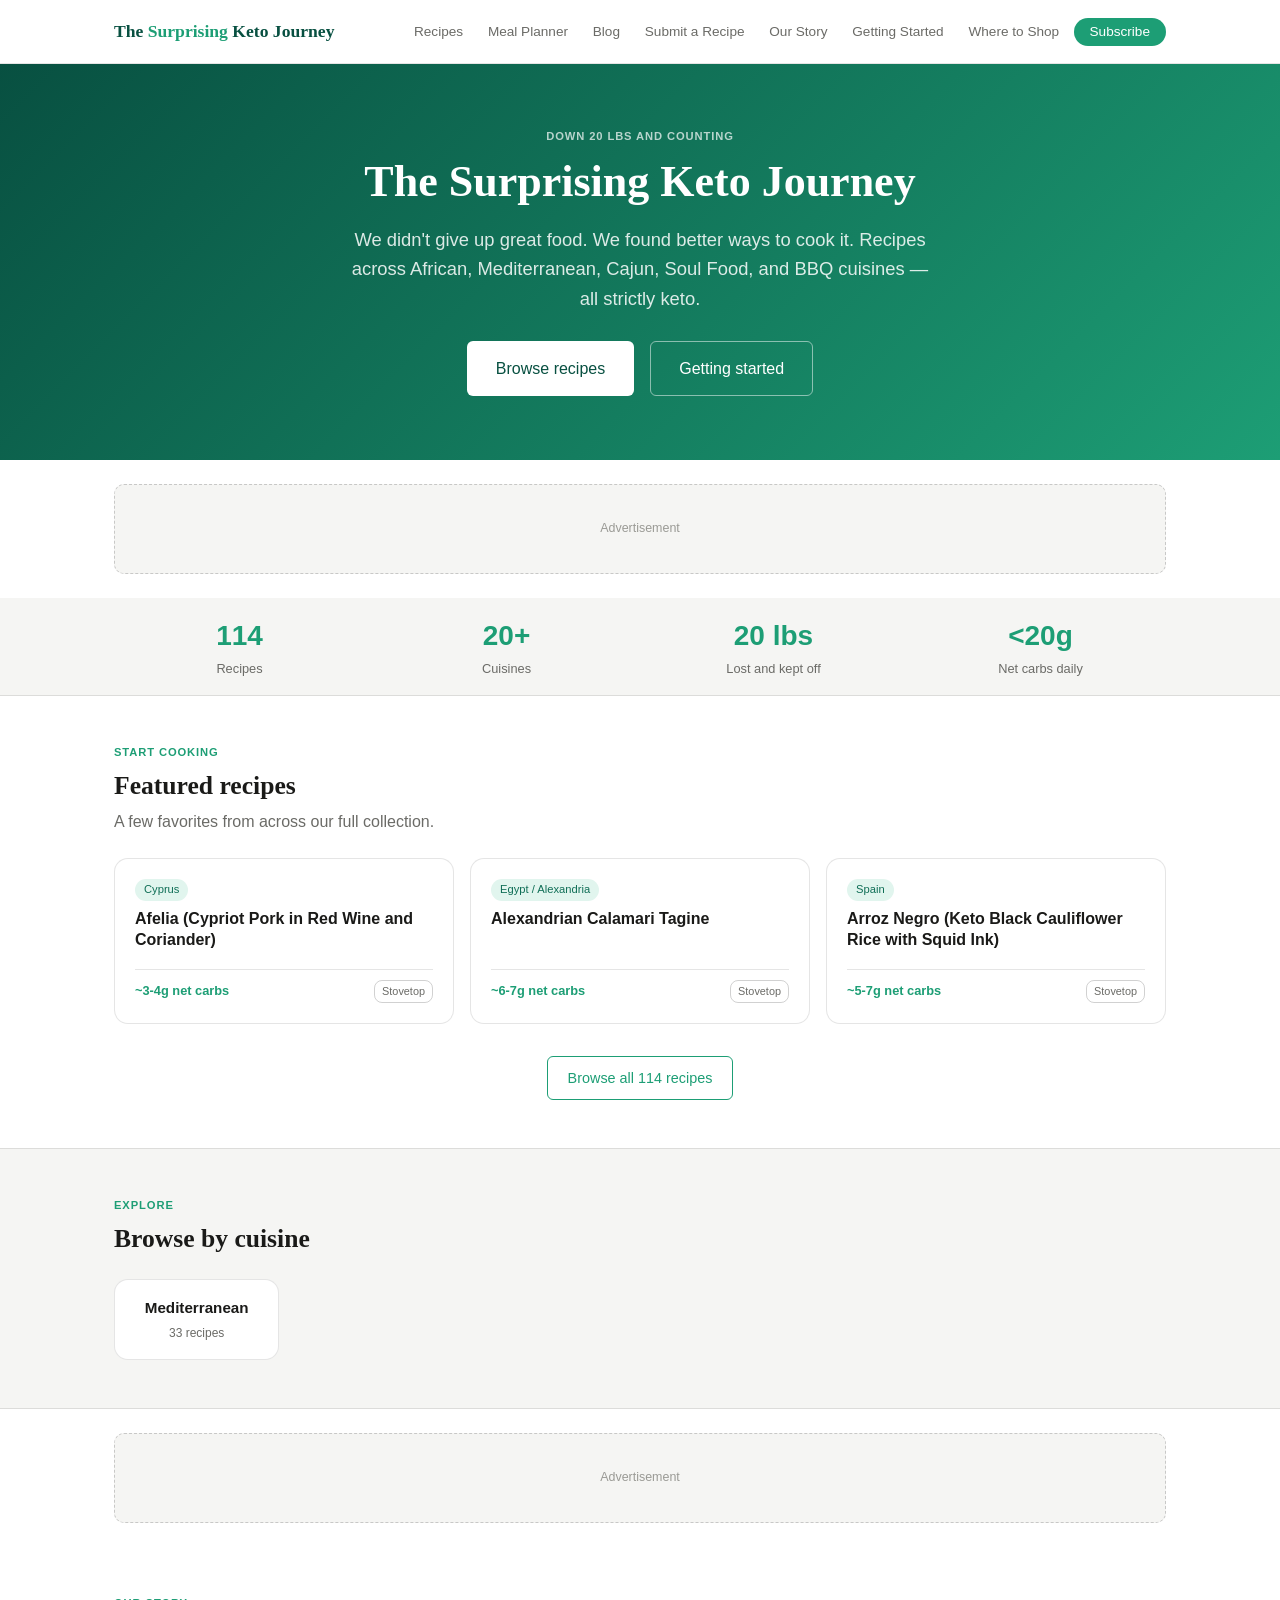
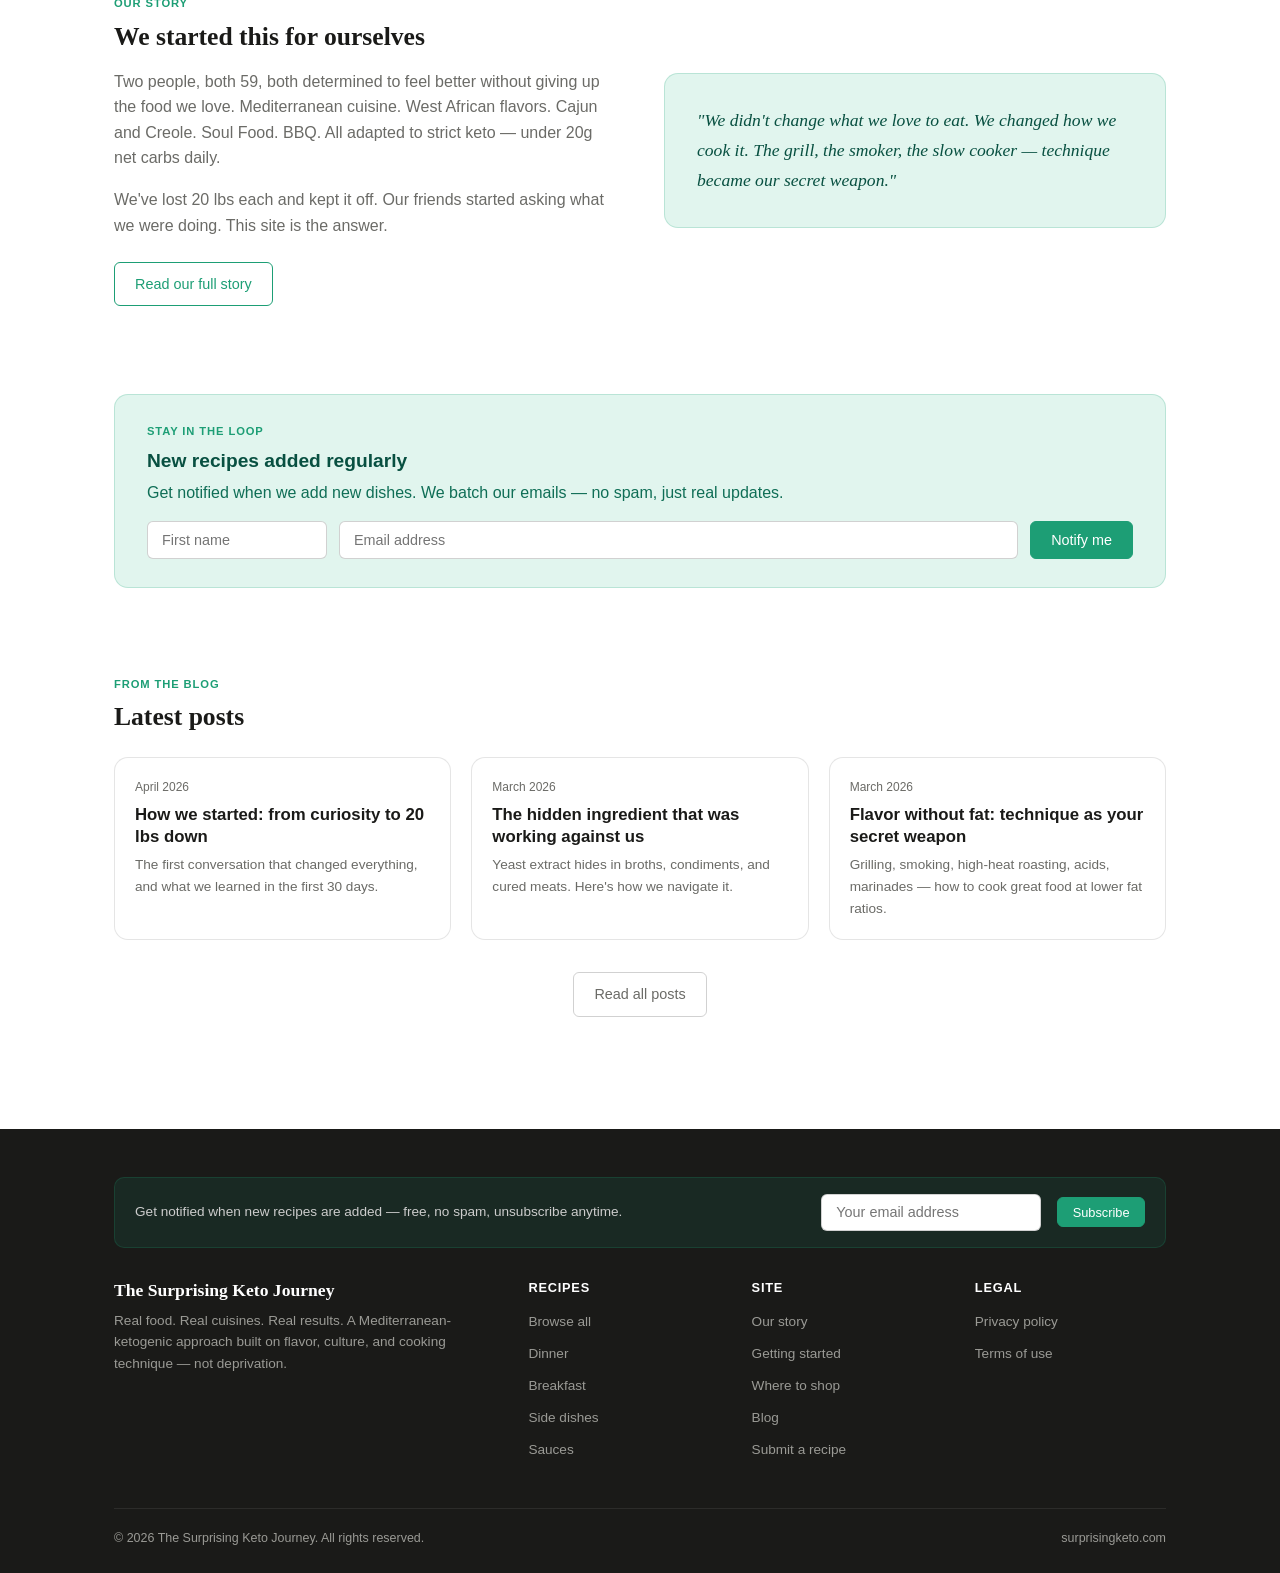
<file: index.html>
<!DOCTYPE html>
<html lang="en">
<head>
  <meta charset="UTF-8">
  <meta name="viewport" content="width=device-width, initial-scale=1.0">
  <title>The Surprising Keto Journey — Real food. Real cuisines. Real results.</title>
  <meta name="description" content="A Mediterranean-ketogenic approach built on flavor, culture, and cooking technique. Recipes spanning African, Mediterranean, Cajun, Soul Food, and BBQ cuisines.">
  <link rel="stylesheet" href="/css/style.css">
</head>
<body>

<nav id="site-nav"></nav>

<!-- Hero -->
<section class="hero">
  <div class="container">
    <div class="section-label" style="color:rgba(255,255,255,0.7);">Down 20 lbs and counting</div>
    <h1>The Surprising Keto Journey</h1>
    <p>We didn't give up great food. We found better ways to cook it. Recipes across African, Mediterranean, Cajun, Soul Food, and BBQ cuisines — all strictly keto.</p>
    <div style="display:flex;gap:1rem;justify-content:center;flex-wrap:wrap;">
      <a href="/recipes/" class="btn btn-lg" style="background:#fff;color:var(--green-dark);">Browse recipes</a>
      <a href="/getting-started/" class="btn btn-lg btn-outline" style="border-color:rgba(255,255,255,0.5);color:#fff;">Getting started</a>
    </div>
  </div>
</section>

<!-- Ad slot (top of page — leaderboard) -->
<div class="container">
  <div class="ad-slot" style="margin-top:1.5rem;">
    <!-- Google AdSense leaderboard (728x90) — insert code here after AdSense approval -->
    Advertisement
  </div>
</div>

<!-- Stats bar -->
<div style="background:var(--gray-100);border-bottom:1px solid var(--border);padding:1rem 0;">
  <div class="container">
    <div style="display:grid;grid-template-columns:repeat(4,1fr);gap:1rem;text-align:center;">
      <div><div style="font-size:1.75rem;font-weight:700;color:var(--green);" id="statRecipeCount">—</div><div style="font-size:0.8rem;color:var(--text-muted);">Recipes</div></div>
      <div><div style="font-size:1.75rem;font-weight:700;color:var(--green);">20+</div><div style="font-size:0.8rem;color:var(--text-muted);">Cuisines</div></div>
      <div><div style="font-size:1.75rem;font-weight:700;color:var(--green);">20 lbs</div><div style="font-size:0.8rem;color:var(--text-muted);">Lost and kept off</div></div>
      <div><div style="font-size:1.75rem;font-weight:700;color:var(--green);">&lt;20g</div><div style="font-size:0.8rem;color:var(--text-muted);">Net carbs daily</div></div>
    </div>
  </div>
</div>

<!-- Featured recipes -->
<section class="section">
  <div class="container">
    <div class="section-label">Start cooking</div>
    <h2 style="margin-bottom:0.4rem;">Featured recipes</h2>
    <p style="margin-bottom:1.5rem;">A few favorites from across our full collection.</p>
    <div class="recipe-grid" id="featuredRecipes"></div>
    <div style="text-align:center;margin-top:2rem;">
      <a href="/recipes/" class="btn btn-outline" id="browseAllBtn">Browse all recipes</a>
    </div>
  </div>
</section>

<!-- Browse by cuisine -->
<section class="section" style="background:var(--gray-100);border-top:1px solid var(--border);border-bottom:1px solid var(--border);">
  <div class="container">
    <div class="section-label">Explore</div>
    <h2 style="margin-bottom:1.5rem;">Browse by cuisine</h2>
    <div style="display:grid;grid-template-columns:repeat(auto-fill,minmax(160px,1fr));gap:0.75rem;" id="cuisineGrid"></div>
  </div>
</section>

<!-- Ad slot (mid-page — rectangle) -->
<div class="container">
  <div class="ad-slot">
    <!-- Google AdSense medium rectangle (300x250) — insert code after approval -->
    Advertisement
  </div>
</div>

<!-- Story teaser -->
<section class="section">
  <div class="container">
    <div style="display:grid;grid-template-columns:1fr 1fr;gap:3rem;align-items:center;">
      <div>
        <div class="section-label">Our story</div>
        <h2 style="margin-bottom:1rem;">We started this for ourselves</h2>
        <p>Two people, both 59, both determined to feel better without giving up the food we love. Mediterranean cuisine. West African flavors. Cajun and Creole. Soul Food. BBQ. All adapted to strict keto — under 20g net carbs daily.</p>
        <p>We've lost 20 lbs each and kept it off. Our friends started asking what we were doing. This site is the answer.</p>
        <a href="/about/" class="btn btn-outline" style="margin-top:0.5rem;">Read our full story</a>
      </div>
      <div style="background:var(--green-light);border-radius:var(--radius-lg);padding:2rem;border:1px solid rgba(29,158,117,0.2);">
        <div style="font-size:1.1rem;font-family:var(--font);color:var(--green-dark);line-height:1.7;font-style:italic;">"We didn't change what we love to eat. We changed how we cook it. The grill, the smoker, the slow cooker — technique became our secret weapon."</div>
      </div>
    </div>
  </div>
</section>

<!-- Subscribe inline -->
<div class="container">
  <div id="homeSubscribe"></div>
</div>

<!-- Latest blog posts -->
<section class="section">
  <div class="container">
    <div class="section-label">From the blog</div>
    <h2 style="margin-bottom:1.5rem;">Latest posts</h2>
    <div class="blog-grid">
      <a href="/blog/how-we-started/" class="blog-card card" style="text-decoration:none;">
        <div class="blog-date">April 2026</div>
        <h3>How we started: from curiosity to 20 lbs down</h3>
        <p>The first conversation that changed everything, and what we learned in the first 30 days.</p>
      </a>
      <a href="/blog/yeast-extract-guide/" class="blog-card card" style="text-decoration:none;">
        <div class="blog-date">March 2026</div>
        <h3>The hidden ingredient that was working against us</h3>
        <p>Yeast extract hides in broths, condiments, and cured meats. Here's how we navigate it.</p>
      </a>
      <a href="/blog/flavor-without-fat/" class="blog-card card" style="text-decoration:none;">
        <div class="blog-date">March 2026</div>
        <h3>Flavor without fat: technique as your secret weapon</h3>
        <p>Grilling, smoking, high-heat roasting, acids, marinades — how to cook great food at lower fat ratios.</p>
      </a>
    </div>
    <div style="text-align:center;margin-top:2rem;">
      <a href="/blog/" class="btn btn-ghost">Read all posts</a>
    </div>
  </div>
</section>

<footer id="site-footer"></footer>

<script src="/js/data.js"></script>
<script src="/js/app.js"></script>
<script>
  renderNav('Home');
  renderFooter();
  renderSubscribeInline('homeSubscribe', 'home');

  /* ---- Dynamic recipe count throughout ---- */
  const totalRecipes = RECIPES.length;

  /* Update stats bar */
  document.getElementById('statRecipeCount').textContent = totalRecipes;

  /* Update Browse All button */
  document.getElementById('browseAllBtn').textContent =
    'Browse all ' + totalRecipes + ' recipe' + (totalRecipes !== 1 ? 's' : '');

  /* Featured recipes — show up to 3 from data */
  const featured = RECIPES.slice(0, 3);
  document.getElementById('featuredRecipes').innerHTML = featured.map(buildRecipeCard).join('');

  /* Cuisine grid — count dynamically from RECIPES array */
  const cuisineNames = [
    { name: 'Mediterranean', q: 'Mediterranean' },
    { name: 'West African',  q: 'West African'  },
    { name: 'North African', q: 'North African' },
    { name: 'East African',  q: 'East African'  },
    { name: 'Cajun / Creole', q: 'Cajun / Creole' },
    { name: 'Soul Food',     q: 'Soul Food'     },
    { name: 'BBQ',           q: 'BBQ'           },
    { name: 'Greek',         q: 'Greek'         },
    { name: 'Spanish',       q: 'Spanish'       },
  ];

  /* Count actual recipes per cuisine from data.js */
  const cuisinesWithCounts = cuisineNames
    .map(c => ({
      ...c,
      count: RECIPES.filter(r => r.cuisine === c.q).length,
    }))
    .filter(c => c.count > 0); /* Only show cuisines that have recipes */

  document.getElementById('cuisineGrid').innerHTML = cuisinesWithCounts.map(c => `
    <a href="/recipes/?cuisine=${encodeURIComponent(c.q)}" class="card"
       style="text-align:center;text-decoration:none;padding:1rem;">
      <div style="font-size:0.95rem;font-weight:600;color:var(--text);margin-bottom:3px;">${c.name}</div>
      <div style="font-size:0.75rem;color:var(--text-muted);">
        ${c.count} recipe${c.count !== 1 ? 's' : ''}
      </div>
    </a>
  `).join('');
</script>
</body>
</html>
</file>
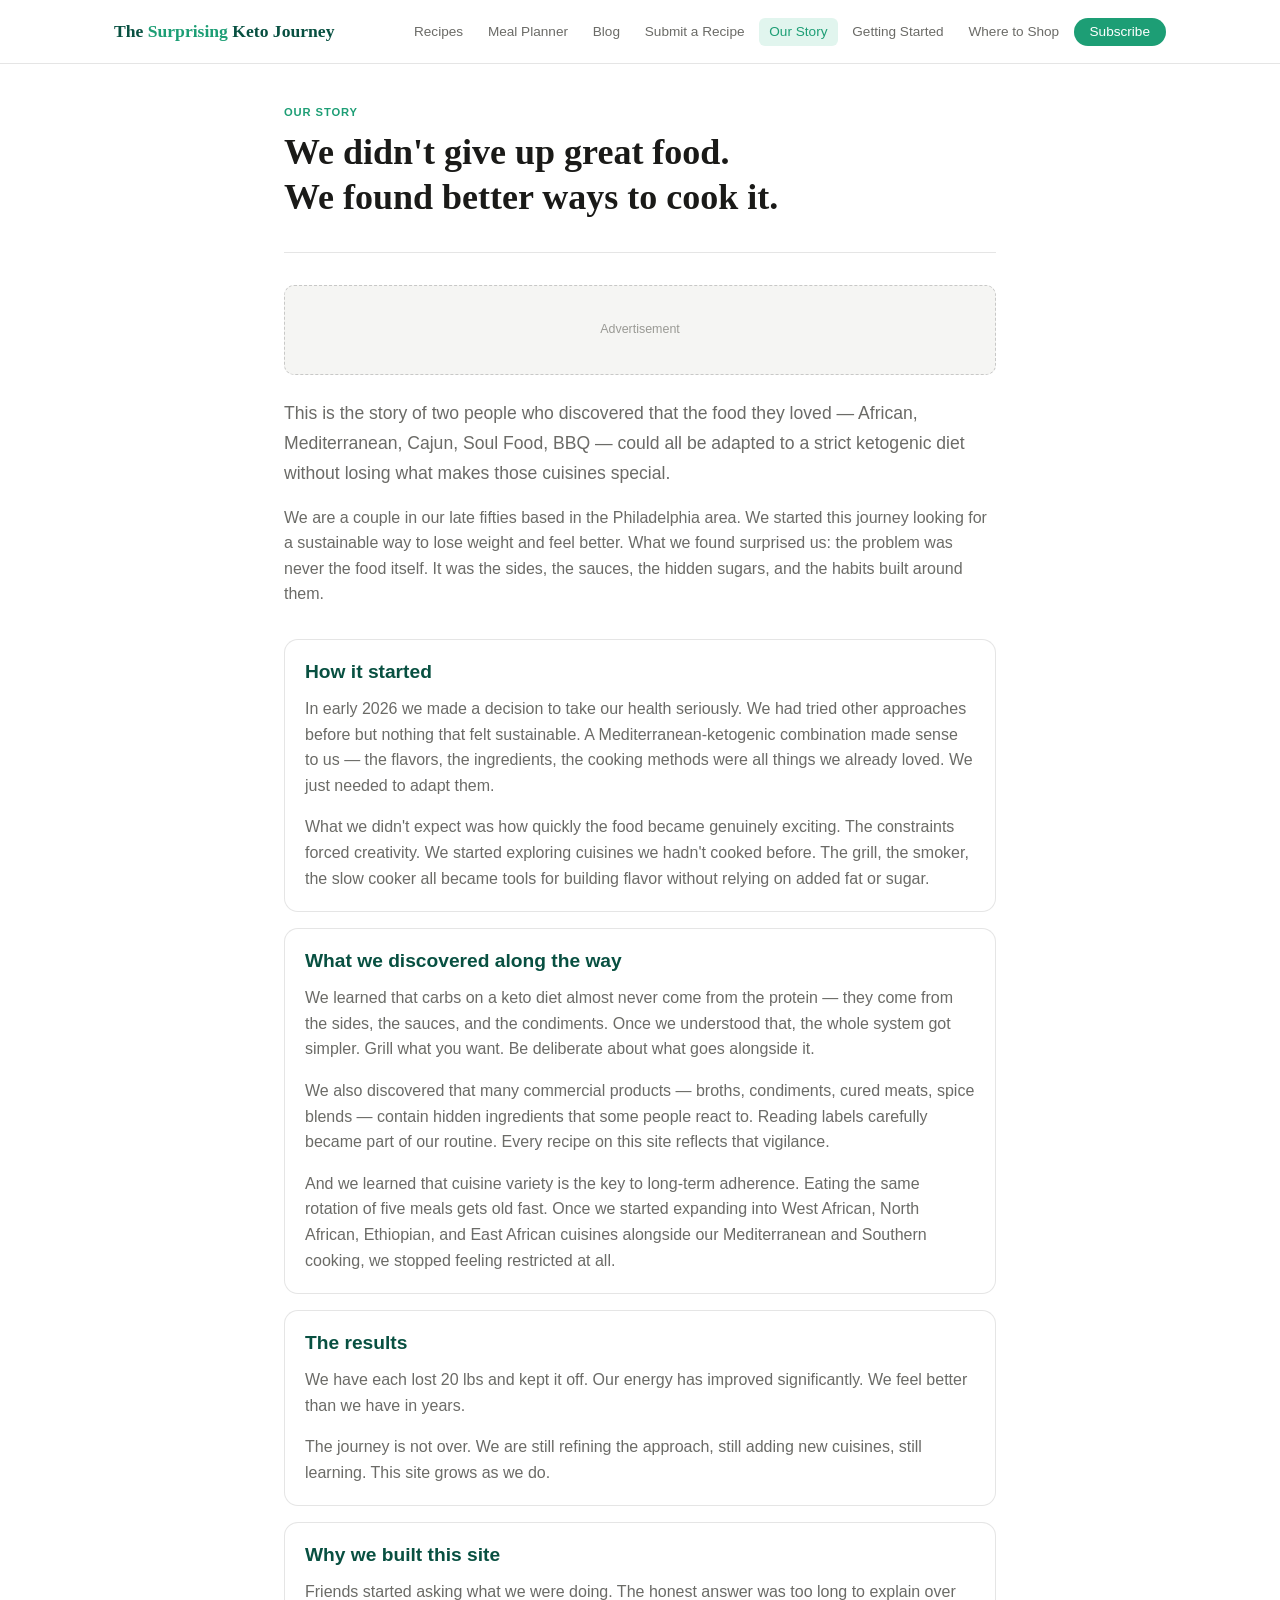
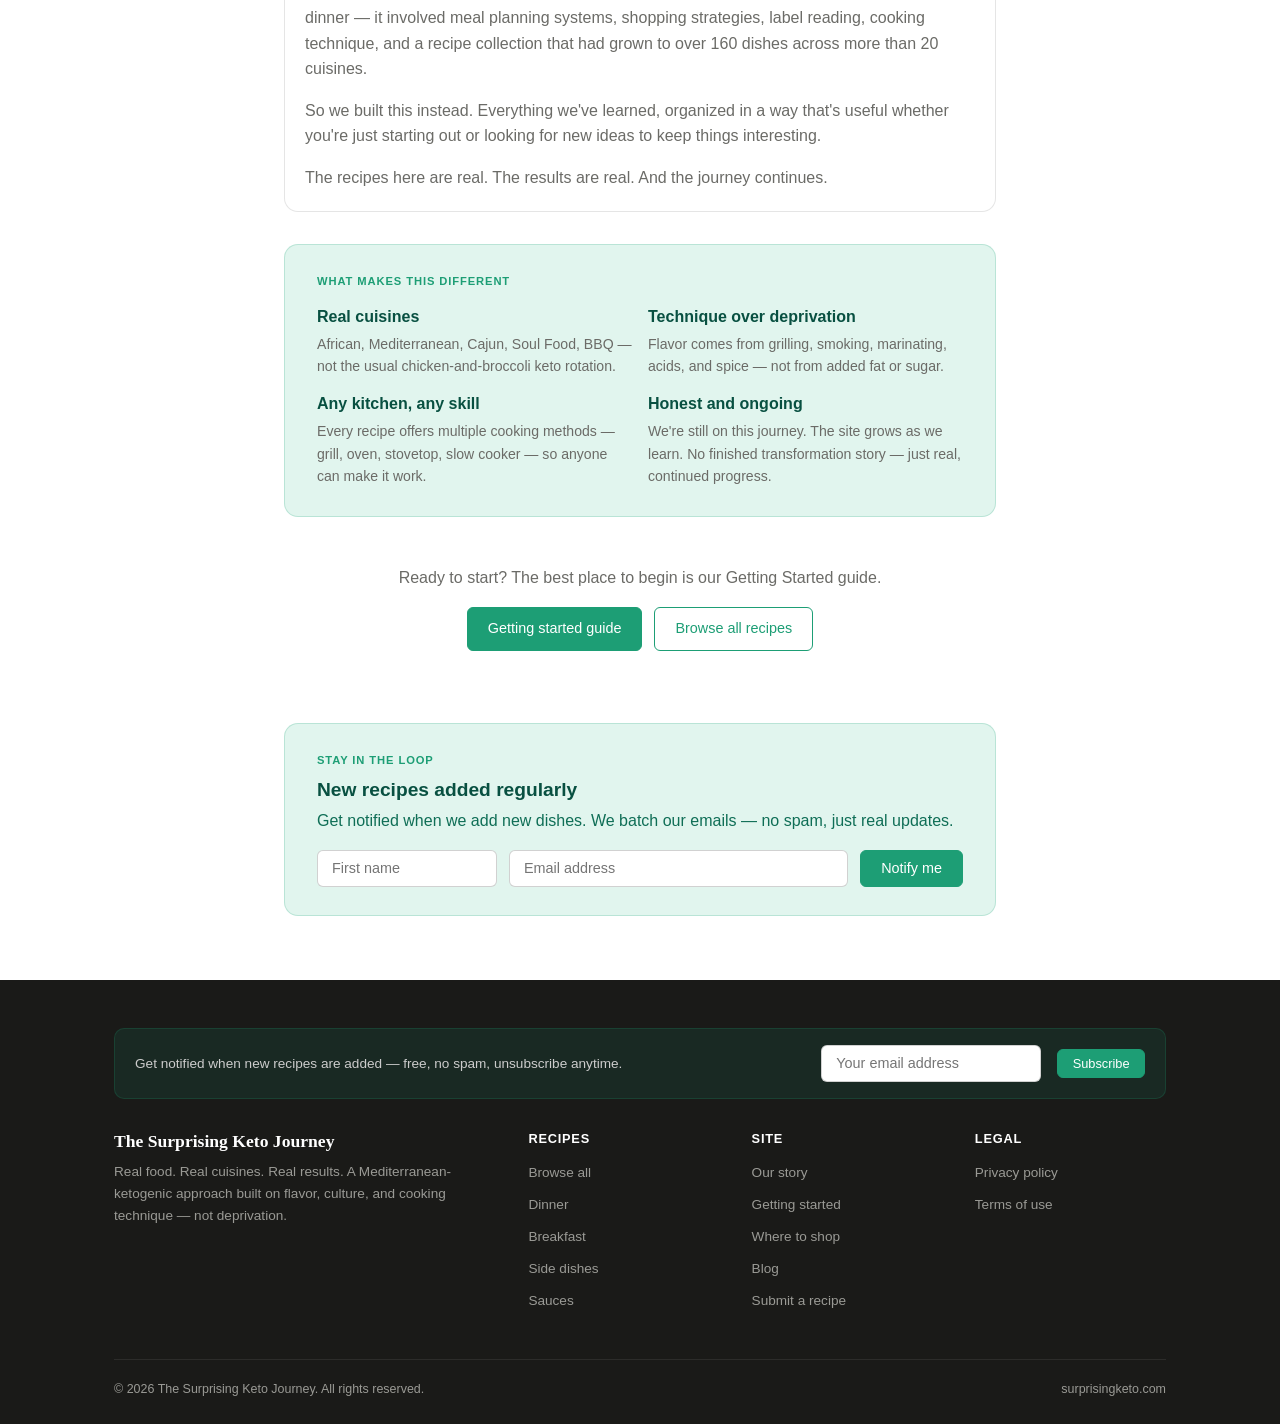
<file: about/index.html>
<!DOCTYPE html>
<html lang="en">
<head>
  <meta charset="UTF-8">
  <meta name="viewport" content="width=device-width, initial-scale=1.0">
  <title>Our Story — The Surprising Keto Journey</title>
  <meta name="description" content="How two people discovered that great food and strict keto aren't opposites. Our journey, our approach, and why we built this site.">
  <link rel="stylesheet" href="/css/style.css">
</head>
<body>

<nav id="site-nav"></nav>

<div class="container" style="max-width:760px;">

  <div class="page-header">
    <div class="section-label">Our story</div>
    <h1>We didn't give up great food.<br>We found better ways to cook it.</h1>
  </div>

  <div class="ad-slot"><!-- Google AdSense — insert after approval -->Advertisement</div>

  <!-- Opening -->
  <div style="margin-bottom:2rem;">
    <p class="lead">This is the story of two people who discovered that the food they loved — African, Mediterranean, Cajun, Soul Food, BBQ — could all be adapted to a strict ketogenic diet without losing what makes those cuisines special.</p>
    <p>We are a couple in our late fifties based in the Philadelphia area. We started this journey looking for a sustainable way to lose weight and feel better. What we found surprised us: the problem was never the food itself. It was the sides, the sauces, the hidden sugars, and the habits built around them.</p>
  </div>

  <!-- How it started -->
  <div class="card" style="margin-bottom:1rem;">
    <h3 style="color:var(--green-dark);margin-bottom:0.75rem;">How it started</h3>
    <p>
      <!-- EDIT THIS SECTION: Tell your actual story here. When did you start?
           What prompted the decision? What were the first 30 days like?
           Example: "In January 2026 we made a decision to change how we ate.
           Neither of us wanted to give up the foods we grew up with or the
           cuisines we love to cook. We started researching Mediterranean-keto
           and realized the overlap was larger than we expected..." -->
      In early 2026 we made a decision to take our health seriously. We had tried other approaches before but nothing that felt sustainable. A Mediterranean-ketogenic combination made sense to us — the flavors, the ingredients, the cooking methods were all things we already loved. We just needed to adapt them.
    </p>
    <p>What we didn't expect was how quickly the food became genuinely exciting. The constraints forced creativity. We started exploring cuisines we hadn't cooked before. The grill, the smoker, the slow cooker all became tools for building flavor without relying on added fat or sugar.</p>
  </div>

  <!-- What we discovered -->
  <div class="card" style="margin-bottom:1rem;">
    <h3 style="color:var(--green-dark);margin-bottom:0.75rem;">What we discovered along the way</h3>
    <p>We learned that carbs on a keto diet almost never come from the protein — they come from the sides, the sauces, and the condiments. Once we understood that, the whole system got simpler. Grill what you want. Be deliberate about what goes alongside it.</p>
    <p>We also discovered that many commercial products — broths, condiments, cured meats, spice blends — contain hidden ingredients that some people react to. Reading labels carefully became part of our routine. Every recipe on this site reflects that vigilance.</p>
    <p>And we learned that cuisine variety is the key to long-term adherence. Eating the same rotation of five meals gets old fast. Once we started expanding into West African, North African, Ethiopian, and East African cuisines alongside our Mediterranean and Southern cooking, we stopped feeling restricted at all.</p>
  </div>

  <!-- The results -->
  <div class="card" style="margin-bottom:1rem;">
    <h3 style="color:var(--green-dark);margin-bottom:0.75rem;">The results</h3>
    <p>
      <!-- EDIT THIS SECTION: Fill in your actual results, milestones, and how
           you're feeling. Example: "By March 2026 we had each lost 20 lbs.
           Our energy improved. We sleep better. The plateau we hit in April
           pushed us to refine the approach further — higher protein, more
           deliberate cooking fat, daily walks and adding HIIT sessions..." -->
      We have each lost 20 lbs and kept it off. Our energy has improved significantly. We feel better than we have in years.
    </p>
    <p>The journey is not over. We are still refining the approach, still adding new cuisines, still learning. This site grows as we do.</p>
  </div>

  <!-- Why we built this site -->
  <div class="card" style="margin-bottom:1rem;">
    <h3 style="color:var(--green-dark);margin-bottom:0.75rem;">Why we built this site</h3>
    <p>Friends started asking what we were doing. The honest answer was too long to explain over dinner — it involved meal planning systems, shopping strategies, label reading, cooking technique, and a recipe collection that had grown to over 160 dishes across more than 20 cuisines.</p>
    <p>So we built this instead. Everything we've learned, organized in a way that's useful whether you're just starting out or looking for new ideas to keep things interesting.</p>
    <p>The recipes here are real. The results are real. And the journey continues.</p>
  </div>

  <!-- What makes this different -->
  <div style="background:var(--green-light);border:1px solid rgba(29,158,117,0.2);border-radius:var(--radius-lg);padding:1.75rem 2rem;margin:2rem 0;">
    <div class="section-label" style="margin-bottom:0.5rem;">What makes this different</div>
    <div style="display:grid;grid-template-columns:1fr 1fr;gap:1rem;margin-top:1rem;">
      <div>
        <h4 style="color:var(--green-dark);margin-bottom:0.4rem;">Real cuisines</h4>
        <p style="font-size:0.88rem;">African, Mediterranean, Cajun, Soul Food, BBQ — not the usual chicken-and-broccoli keto rotation.</p>
      </div>
      <div>
        <h4 style="color:var(--green-dark);margin-bottom:0.4rem;">Technique over deprivation</h4>
        <p style="font-size:0.88rem;">Flavor comes from grilling, smoking, marinating, acids, and spice — not from added fat or sugar.</p>
      </div>
      <div>
        <h4 style="color:var(--green-dark);margin-bottom:0.4rem;">Any kitchen, any skill</h4>
        <p style="font-size:0.88rem;">Every recipe offers multiple cooking methods — grill, oven, stovetop, slow cooker — so anyone can make it work.</p>
      </div>
      <div>
        <h4 style="color:var(--green-dark);margin-bottom:0.4rem;">Honest and ongoing</h4>
        <p style="font-size:0.88rem;">We're still on this journey. The site grows as we learn. No finished transformation story — just real, continued progress.</p>
      </div>
    </div>
  </div>

  <!-- CTA -->
  <div style="text-align:center;padding:1rem 0 2rem;">
    <p style="margin-bottom:1rem;">Ready to start? The best place to begin is our Getting Started guide.</p>
    <div style="display:flex;gap:0.75rem;justify-content:center;flex-wrap:wrap;">
      <a href="/getting-started/" class="btn btn-primary">Getting started guide</a>
      <a href="/recipes/" class="btn btn-outline">Browse all recipes</a>
    </div>
  </div>

  <div id="aboutSubscribe"></div>

</div>

<footer id="site-footer"></footer>

<script src="/js/app.js"></script>
<script>
  renderNav('Our Story');
  renderFooter();
  renderSubscribeInline('aboutSubscribe', 'about');
</script>
</body>
</html>
</file>
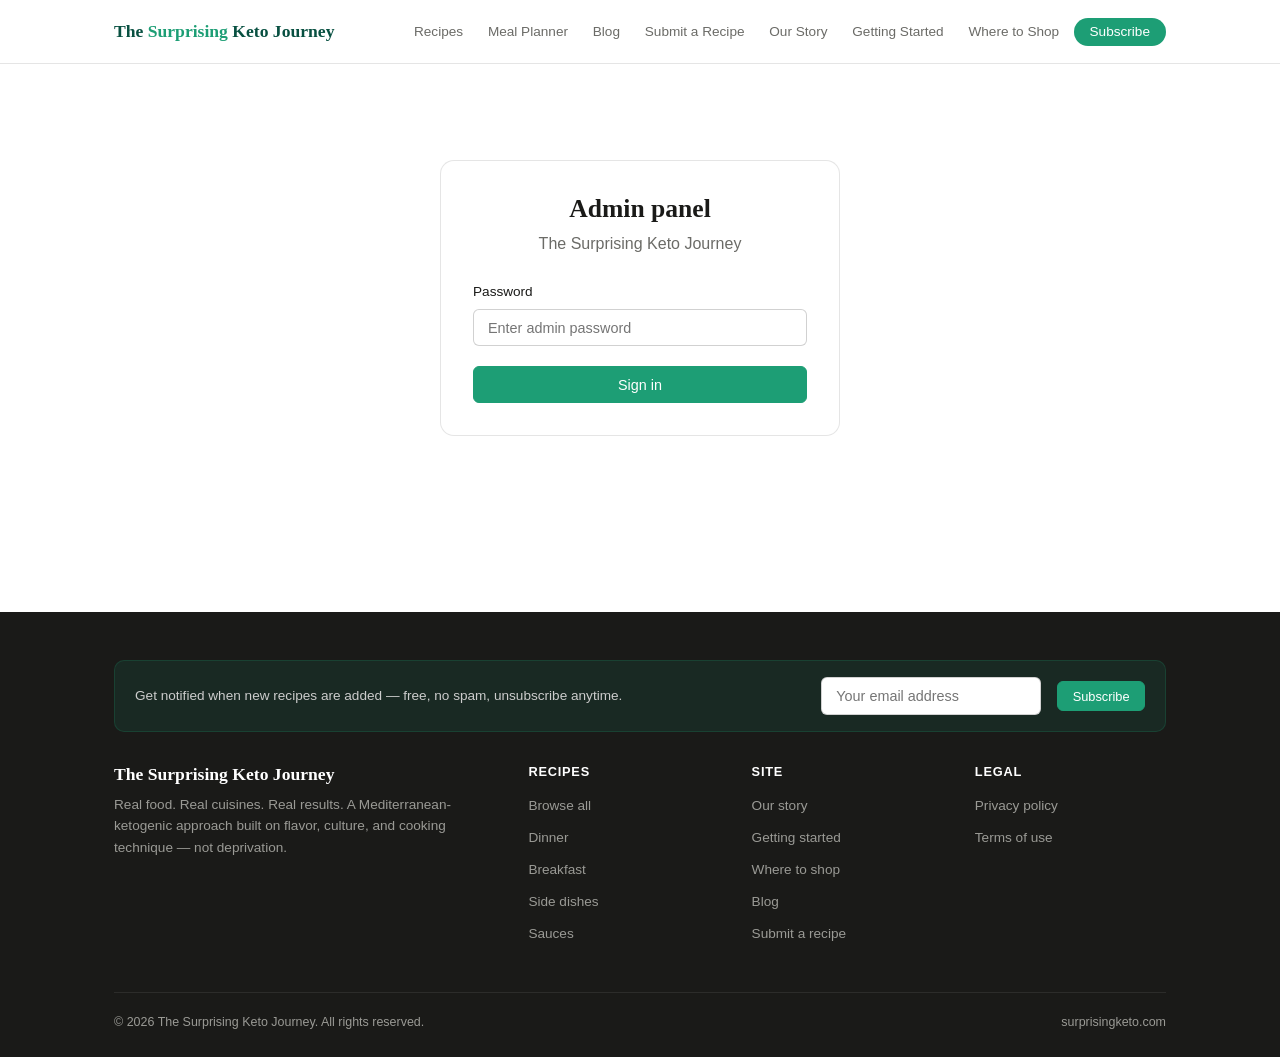
<file: admin/index.html>
<!DOCTYPE html>
<html lang="en">
<head>
  <meta charset="UTF-8">
  <meta name="viewport" content="width=device-width, initial-scale=1.0">
  <title>Admin — The Surprising Keto Journey</title>
  <link rel="stylesheet" href="/css/style.css">
</head>
<body>

<nav id="site-nav"></nav>

<div class="container" style="padding-top:2rem;padding-bottom:3rem;">

  <!-- Login screen -->
  <div id="loginScreen" style="max-width:400px;margin:4rem auto;">
    <div class="card" style="padding:2rem;text-align:center;">
      <h2 style="margin-bottom:0.4rem;">Admin panel</h2>
      <p style="margin-bottom:1.5rem;">The Surprising Keto Journey</p>
      <div class="form-group" style="text-align:left;">
        <label for="adminPass">Password</label>
        <input type="password" id="adminPass" placeholder="Enter admin password" onkeydown="if(event.key==='Enter')checkLogin()">
        <div class="form-error visible" id="loginError" style="display:none;">Incorrect password. Please try again.</div>
      </div>
      <button class="btn btn-primary" style="width:100%;justify-content:center;" onclick="checkLogin()">Sign in</button>
    </div>
  </div>

  <!-- Admin dashboard (hidden until login) -->
  <div id="adminDash" style="display:none;">
    <div style="display:flex;justify-content:space-between;align-items:center;margin-bottom:1.5rem;">
      <div>
        <div class="section-label">Admin panel</div>
        <h1 style="font-size:1.75rem;">Dashboard</h1>
      </div>
      <button class="btn btn-ghost btn-sm" onclick="logout()">Sign out</button>
    </div>

    <!-- Stat cards -->
    <div style="display:grid;grid-template-columns:repeat(4,1fr);gap:0.75rem;margin-bottom:2rem;">
      <div class="stat-card"><div class="s-label">Published recipes</div><div class="s-val" id="statRecipes">—</div></div>
      <div class="stat-card"><div class="s-label">Subscribers</div><div class="s-val" id="statSubs">—</div></div>
      <div class="stat-card"><div class="s-label">Pending submissions</div><div class="s-val" id="statPending">—</div></div>
      <div class="stat-card"><div class="s-label">Total submissions</div><div class="s-val" id="statTotal">—</div></div>
    </div>

    <div class="admin-grid">
      <!-- Sidebar nav -->
      <div class="admin-sidebar">
        <div style="font-size:0.72rem;text-transform:uppercase;letter-spacing:0.05em;color:var(--text-muted);margin-bottom:0.5rem;padding:0 0.5rem;">Manage</div>
        <button class="admin-nav-item active" onclick="showPanel('recipes',this)">Recipes</button>
        <button class="admin-nav-item" onclick="showPanel('addRecipe',this)">+ Add recipe</button>
        <button class="admin-nav-item" onclick="showPanel('submissions',this)">Submissions</button>
        <div style="font-size:0.72rem;text-transform:uppercase;letter-spacing:0.05em;color:var(--text-muted);margin:1rem 0 0.5rem;padding:0 0.5rem;">Subscribers</div>
        <button class="admin-nav-item" onclick="showPanel('subscribers',this)">View list</button>
        <button class="admin-nav-item" onclick="showPanel('email',this)">Send notification</button>
      </div>

      <!-- Main content area -->
      <div>

        <!-- Published Recipes -->
        <div id="panel-recipes" class="admin-panel active">
          <div style="display:flex;justify-content:space-between;align-items:center;margin-bottom:1rem;">
            <h3>Published recipes</h3>
            <input type="text" placeholder="Search recipes..." style="max-width:220px;" oninput="filterAdminRecipes(this.value)">
          </div>
          <table class="admin-table" id="adminRecipeTable">
            <thead><tr>
              <th>Title</th><th>Cuisine</th><th>Category</th><th>Net carbs</th><th>Actions</th>
            </tr></thead>
            <tbody id="adminRecipeBody"></tbody>
          </table>
        </div>

        <!-- Add Recipe -->
        <div id="panel-addRecipe" class="admin-panel">
          <h3 style="margin-bottom:1.25rem;">Add new recipe</h3>
          <div class="alert alert-success" id="addSuccess">Recipe added successfully! Refresh the recipe page to see it live.</div>

          <div style="display:grid;grid-template-columns:1fr 1fr;gap:0.75rem;">
            <div class="form-group"><label>Recipe ID (slug) *</label><input type="text" id="newId" placeholder="e.g. harissa-chicken"></div>
            <div class="form-group"><label>Title *</label><input type="text" id="newTitle" placeholder="e.g. Harissa Roasted Chicken"></div>
          </div>
          <div class="form-group"><label>Description</label><input type="text" id="newDesc" placeholder="One-line description"></div>
          <div style="display:grid;grid-template-columns:1fr 1fr 1fr;gap:0.75rem;">
            <div class="form-group"><label>Cuisine *</label><input type="text" id="newCuisine" placeholder="e.g. North African"></div>
            <div class="form-group"><label>Protein</label><input type="text" id="newProtein" placeholder="e.g. Chicken"></div>
            <div class="form-group">
              <label>Category *</label>
              <select id="newCategory">
                <option>Dinner</option><option>Breakfast</option><option>Lunch</option>
                <option>Brunch</option><option>Sides</option><option>Snacks</option><option>Sauces</option>
              </select>
            </div>
          </div>
          <div style="display:grid;grid-template-columns:1fr 1fr 1fr 1fr;gap:0.75rem;">
            <div class="form-group"><label>Net carbs *</label><input type="text" id="newCarbs" placeholder="e.g. ~4g"></div>
            <div class="form-group"><label>Protein (g)</label><input type="text" id="newProteinG" placeholder="e.g. ~32g"></div>
            <div class="form-group"><label>Serves</label><input type="text" id="newServes" placeholder="2"></div>
            <div class="form-group">
              <label>Time</label>
              <select id="newTime">
                <option>Under 30 min</option><option>30–60 min</option><option>Weekend project</option>
              </select>
            </div>
          </div>
          <div class="form-group"><label>Cooking methods (comma separated)</label><input type="text" id="newMethods" placeholder="Grill, Oven, Stovetop"></div>
          <div class="form-group"><label>Skill level</label><select id="newSkill"><option>Easy</option><option>Moderate</option><option>Advanced</option></select></div>
          <div style="display:grid;grid-template-columns:1fr 1fr;gap:0.75rem;">
            <div class="form-group"><label>Yeast extract flag</label><select id="newYeast"><option value="false">No</option><option value="true">Yes — add note</option></select></div>
            <div class="form-group"><label>Yeast note (if flagged)</label><input type="text" id="newYeastNote" placeholder="Which ingredient to verify"></div>
          </div>
          <div class="form-group"><label>Ingredients (one per line: qty | item | source)</label><textarea id="newIngredients" placeholder="2 | branzino fillets (6–8 oz) | Asian grocery or fish market&#10;3 tbsp | extra virgin olive oil | Standard grocery"></textarea></div>
          <div class="form-group"><label>Grill steps (one per line)</label><textarea id="newStepsGrill" placeholder="Step 1 text&#10;Step 2 text"></textarea></div>
          <div class="form-group"><label>Oven steps (one per line)</label><textarea id="newStepsOven"></textarea></div>
          <div class="form-group"><label>Stovetop steps (one per line)</label><textarea id="newStepsStovetop"></textarea></div>
          <div class="form-group"><label>Slow cooker steps (one per line)</label><textarea id="newStepsSlow"></textarea></div>
          <div class="form-group"><label>Notes (one per line)</label><textarea id="newNotes"></textarea></div>
          <div class="form-group"><label>Side pairings (comma separated)</label><input type="text" id="newSides" placeholder="Escalivada, Grilled zucchini, Arugula salad"></div>
          <button class="btn btn-primary" onclick="addRecipeToData()">Save recipe to site</button>
        </div>

        <!-- Submissions -->
        <div id="panel-submissions" class="admin-panel">
          <h3 style="margin-bottom:1rem;">Pending submissions</h3>
          <div class="alert alert-success" id="approveSuccess">Submission approved and published!</div>
          <div id="submissionsList">
            <p style="color:var(--text-muted);font-size:0.9rem;">Loading submissions from database...</p>
          </div>
        </div>

        <!-- Subscribers -->
        <div id="panel-subscribers" class="admin-panel">
          <div style="display:flex;justify-content:space-between;align-items:center;margin-bottom:1rem;">
            <h3>Subscriber list</h3>
            <button class="btn btn-ghost btn-sm" onclick="exportCSV()">Export CSV</button>
          </div>
          <table class="admin-table">
            <thead><tr><th>Name</th><th>Email</th><th>Country</th><th>State / Province</th><th>Joined</th></tr></thead>
            <tbody id="subscriberBody">
              <tr><td colspan="5" style="color:var(--text-muted);font-style:italic;">Loading from database...</td></tr>
            </tbody>
          </table>
        </div>

        <!-- Send notification email -->
        <div id="panel-email" class="admin-panel">
          <h3 style="margin-bottom:1.25rem;">Send batch notification</h3>
          <div style="background:var(--green-light);border:1px solid rgba(29,158,117,0.2);border-radius:var(--radius-md);padding:1rem;margin-bottom:1.25rem;font-size:0.88rem;color:var(--green-mid);">
            This sends to your full subscriber list via Mailchimp. Only send when you have a meaningful batch of new recipes to announce.
          </div>
          <div class="form-group">
            <label>Email subject</label>
            <input type="text" id="emailSubject" placeholder="e.g. 8 new recipes on The Surprising Keto Journey">
          </div>
          <div class="form-group">
            <label>New recipes to highlight (one per line)</label>
            <textarea id="emailRecipes" placeholder="Chermoula Grilled Fish&#10;Suya Skewers&#10;Doro Wat"></textarea>
          </div>
          <div class="form-group">
            <label>Personal note to subscribers (optional)</label>
            <textarea id="emailNote" placeholder="A short personal message from you — what inspired this batch, a cooking tip, etc."></textarea>
          </div>
          <div class="form-group">
            <label>Send to</label>
            <select id="emailSegment">
              <option value="all">All subscribers</option>
              <option value="US">United States only</option>
              <option value="CA">Canada only</option>
            </select>
          </div>
          <div style="display:flex;gap:0.75rem;align-items:center;">
            <button class="btn btn-primary" onclick="sendNotification()">Send notification via Mailchimp</button>
            <span style="font-size:0.8rem;color:var(--text-muted);">Opens Mailchimp campaign builder with your content pre-filled</span>
          </div>
        </div>

      </div>
    </div>
  </div>
</div>

<footer id="site-footer"></footer>

<script src="/js/data.js"></script>
<script src="/js/app.js"></script>
<script>
  renderNav('');
  renderFooter();

  /* ---------- Auth ---------- */
  /* 
    IMPORTANT: Change this password before deploying.
    For production, replace with Netlify Identity (free).
    Instructions in README.md.
  */
  const ADMIN_PASS = 'SK@Admin#2026!';

  function checkLogin() {
    const pass = document.getElementById('adminPass').value;
    if (pass === ADMIN_PASS) {
      sessionStorage.setItem('skAdmin', '1');
      showDash();
    } else {
      document.getElementById('loginError').style.display = 'block';
    }
  }

  function logout() {
    sessionStorage.removeItem('skAdmin');
    document.getElementById('adminDash').style.display = 'none';
    document.getElementById('loginScreen').style.display = 'block';
  }

  function showDash() {
    document.getElementById('loginScreen').style.display = 'none';
    document.getElementById('adminDash').style.display = 'block';
    loadStats();
    loadAdminRecipes();
  }

  /* Auto-login if session exists */
  if (sessionStorage.getItem('skAdmin')) showDash();

  /* ---------- Panel switching ---------- */
  function showPanel(name, el) {
    document.querySelectorAll('.admin-panel').forEach(p => p.classList.remove('active'));
    document.querySelectorAll('.admin-nav-item').forEach(b => b.classList.remove('active'));
    document.getElementById(`panel-${name}`).classList.add('active');
    el.classList.add('active');
    if (name === 'submissions') loadSubmissions();
    if (name === 'subscribers') loadSubscribers();
  }

  /* ---------- Stats ---------- */
  function loadStats() {
    document.getElementById('statRecipes').textContent = RECIPES.length;
    /* Load live counts from Supabase */
    supabaseFetch('subscribers?select=count', { headers: { 'Prefer': 'count=exact' } })
      .then(r => { /* response headers contain count */ })
      .catch(() => {});
    document.getElementById('statSubs').textContent = '—';
    document.getElementById('statPending').textContent = '—';
    document.getElementById('statTotal').textContent = '—';
  }

  /* ---------- Recipe table ---------- */
  function loadAdminRecipes() {
    const tbody = document.getElementById('adminRecipeBody');
    tbody.innerHTML = RECIPES.map(r => `
      <tr>
        <td><strong>${r.title}</strong></td>
        <td>${r.cuisine}</td>
        <td>${(r.category || []).join(', ')}</td>
        <td style="color:var(--green);font-weight:600;">${r.net_carbs}</td>
        <td>
          <a href="/recipe/?id=${r.id}" target="_blank" class="btn btn-ghost btn-sm">View</a>
        </td>
      </tr>
    `).join('');
  }

  function filterAdminRecipes(q) {
    const rows = document.querySelectorAll('#adminRecipeBody tr');
    rows.forEach(row => {
      row.style.display = row.textContent.toLowerCase().includes(q.toLowerCase()) ? '' : 'none';
    });
  }

  /* ---------- Add recipe ---------- */
  function addRecipeToData() {
    const id    = document.getElementById('newId').value.trim();
    const title = document.getElementById('newTitle').value.trim();
    if (!id || !title) { alert('Recipe ID and title are required.'); return; }

    /* Parse ingredients */
    const ings = document.getElementById('newIngredients').value.trim().split('\n').map(line => {
      const parts = line.split('|').map(s => s.trim());
      return { qty: parts[0] || '', item: parts[1] || parts[0] || '', source: parts[2] || '' };
    });

    /* Parse steps */
    const parseSteps = id => document.getElementById(id).value.trim().split('\n').filter(Boolean);
    const steps = {};
    const grillSteps = parseSteps('newStepsGrill');
    const ovenSteps  = parseSteps('newStepsOven');
    const stoveSteps = parseSteps('newStepsStovetop');
    const slowSteps  = parseSteps('newStepsSlow');
    if (grillSteps.length) steps['Grill'] = grillSteps;
    if (ovenSteps.length)  steps['Oven']  = ovenSteps;
    if (stoveSteps.length) steps['Stovetop'] = stoveSteps;
    if (slowSteps.length)  steps['Slow cooker'] = slowSteps;

    const newRecipe = {
      id, title,
      description: document.getElementById('newDesc').value.trim(),
      category: [document.getElementById('newCategory').value],
      cuisine:  document.getElementById('newCuisine').value.trim(),
      protein:  document.getElementById('newProtein').value.trim(),
      methods:  document.getElementById('newMethods').value.split(',').map(s => s.trim()).filter(Boolean),
      time:     document.getElementById('newTime').value,
      net_carbs: document.getElementById('newCarbs').value.trim(),
      protein_g: document.getElementById('newProteinG').value.trim(),
      serves:   parseInt(document.getElementById('newServes').value) || 2,
      skill:    document.getElementById('newSkill').value,
      yeast_flag: document.getElementById('newYeast').value === 'true',
      yeast_note: document.getElementById('newYeastNote').value.trim(),
      ingredients: ings,
      steps,
      notes: document.getElementById('newNotes').value.trim().split('\n').filter(Boolean),
      sides: document.getElementById('newSides').value.split(',').map(s => s.trim()).filter(Boolean),
      substitutes: [],
      carb_breakdown: [],
    };

    /* Show the JSON to copy into data.js */
    const json = JSON.stringify(newRecipe, null, 2);
    const output = document.createElement('div');
    output.style.cssText = 'margin-top:1rem;background:var(--gray-100);border-radius:var(--radius-md);padding:1rem;';
    output.innerHTML = `
      <div style="font-size:0.82rem;color:var(--text-muted);margin-bottom:0.5rem;">Copy this JSON and add it to the RECIPES array in <code>/js/data.js</code>, then redeploy:</div>
      <textarea style="width:100%;height:300px;font-family:monospace;font-size:0.75rem;" readonly>${json}</textarea>
      <div style="margin-top:0.5rem;font-size:0.78rem;color:var(--green-mid);">After adding to data.js and redeploying to Netlify, the recipe will be live within 1–2 minutes.</div>
    `;
    document.getElementById('panel-addRecipe').appendChild(output);
    showAlert('addSuccess');
    window.scrollTo({ top: 0, behavior: 'smooth' });
  }

  /* ---------- Submissions ---------- */
  async function loadSubmissions() {
    const container = document.getElementById('submissionsList');
    try {
      const subs = await supabaseFetch('submissions?status=eq.pending&order=created_at.desc');
      if (!subs || subs.length === 0) {
        container.innerHTML = '<p style="color:var(--text-muted);">No pending submissions.</p>';
        document.getElementById('statPending').textContent = 0;
        return;
      }
      document.getElementById('statPending').textContent = subs.length;
      container.innerHTML = subs.map(s => `
        <div class="card" style="margin-bottom:1rem;">
          <div style="display:flex;justify-content:space-between;align-items:flex-start;gap:1rem;">
            <div>
              <strong>${s.title}</strong>
              <div style="font-size:0.82rem;color:var(--text-muted);margin-top:2px;">
                From: ${s.submitter_name} &lt;${s.submitter_email}&gt; &nbsp;|&nbsp; ${s.cuisine || '—'} &nbsp;|&nbsp; ${s.net_carbs} net carbs
              </div>
            </div>
            <div style="display:flex;gap:0.5rem;flex-shrink:0;">
              <button class="btn btn-primary btn-sm" onclick="approveSubmission('${s.id}')">Approve</button>
              <button class="btn btn-ghost btn-sm" onclick="declineSubmission('${s.id}')">Decline</button>
            </div>
          </div>
          <hr class="divider" style="margin:0.75rem 0;">
          <div style="font-size:0.82rem;color:var(--text-muted);">
            <strong>Ingredients:</strong><br><pre style="white-space:pre-wrap;font-size:0.78rem;">${s.ingredients}</pre>
          </div>
          <div style="font-size:0.82rem;color:var(--text-muted);margin-top:0.5rem;">
            <strong>Steps:</strong><br><pre style="white-space:pre-wrap;font-size:0.78rem;">${s.steps}</pre>
          </div>
        </div>
      `).join('');
    } catch(e) {
      container.innerHTML = '<p style="color:var(--text-muted);">Unable to load submissions. Ensure Supabase is configured in app.js.</p>';
    }
  }

  async function approveSubmission(id) {
    try {
      await supabaseFetch(`submissions?id=eq.${id}`, { method: 'PATCH', body: JSON.stringify({ status: 'approved' }) });
      showAlert('approveSuccess');
      loadSubmissions();
    } catch(e) { alert('Error approving submission.'); }
  }

  async function declineSubmission(id) {
    if (!confirm('Decline this submission?')) return;
    try {
      await supabaseFetch(`submissions?id=eq.${id}`, { method: 'PATCH', body: JSON.stringify({ status: 'declined' }) });
      loadSubmissions();
    } catch(e) { alert('Error declining submission.'); }
  }

  /* ---------- Subscribers ---------- */
  async function loadSubscribers() {
    const tbody = document.getElementById('subscriberBody');
    try {
      const subs = await supabaseFetch('subscribers?order=created_at.desc');
      document.getElementById('statSubs').textContent = subs ? subs.length : 0;
      if (!subs || subs.length === 0) {
        tbody.innerHTML = '<tr><td colspan="5" style="color:var(--text-muted);">No subscribers yet.</td></tr>';
        return;
      }
      tbody.innerHTML = subs.map(s => `
        <tr>
          <td>${s.first_name || '—'}</td>
          <td>${s.email}</td>
          <td>${s.country || '—'}</td>
          <td>${s.state_province || '—'}</td>
          <td style="font-size:0.78rem;color:var(--text-muted);">${new Date(s.created_at).toLocaleDateString()}</td>
        </tr>
      `).join('');
    } catch(e) {
      tbody.innerHTML = '<tr><td colspan="5" style="color:var(--text-muted);">Unable to load. Check Supabase config.</td></tr>';
    }
  }

  function exportCSV() {
    /* Simple CSV export from current table */
    const rows = [...document.querySelectorAll('#subscriberBody tr')];
    const csv  = rows.map(r => [...r.querySelectorAll('td')].map(td => `"${td.textContent.trim()}"`).join(',')).join('\n');
    const blob = new Blob([`"Name","Email","Country","State","Joined"\n${csv}`], { type: 'text/csv' });
    const url  = URL.createObjectURL(blob);
    const a    = document.createElement('a'); a.href = url; a.download = 'subscribers.csv'; a.click();
  }

  /* ---------- Send notification ---------- */
  function sendNotification() {
    const subject = document.getElementById('emailSubject').value.trim();
    const recipes = document.getElementById('emailRecipes').value.trim();
    if (!subject || !recipes) { alert('Please fill in the subject and recipe list.'); return; }
    /* Opens Mailchimp — in production, integrate via Mailchimp API */
    alert('In production: This will trigger a Mailchimp campaign via API.\n\nSubject: ' + subject + '\n\nRecipes:\n' + recipes + '\n\nSee README.md for Mailchimp integration setup.');
  }
</script>
</body>
</html>
</file>
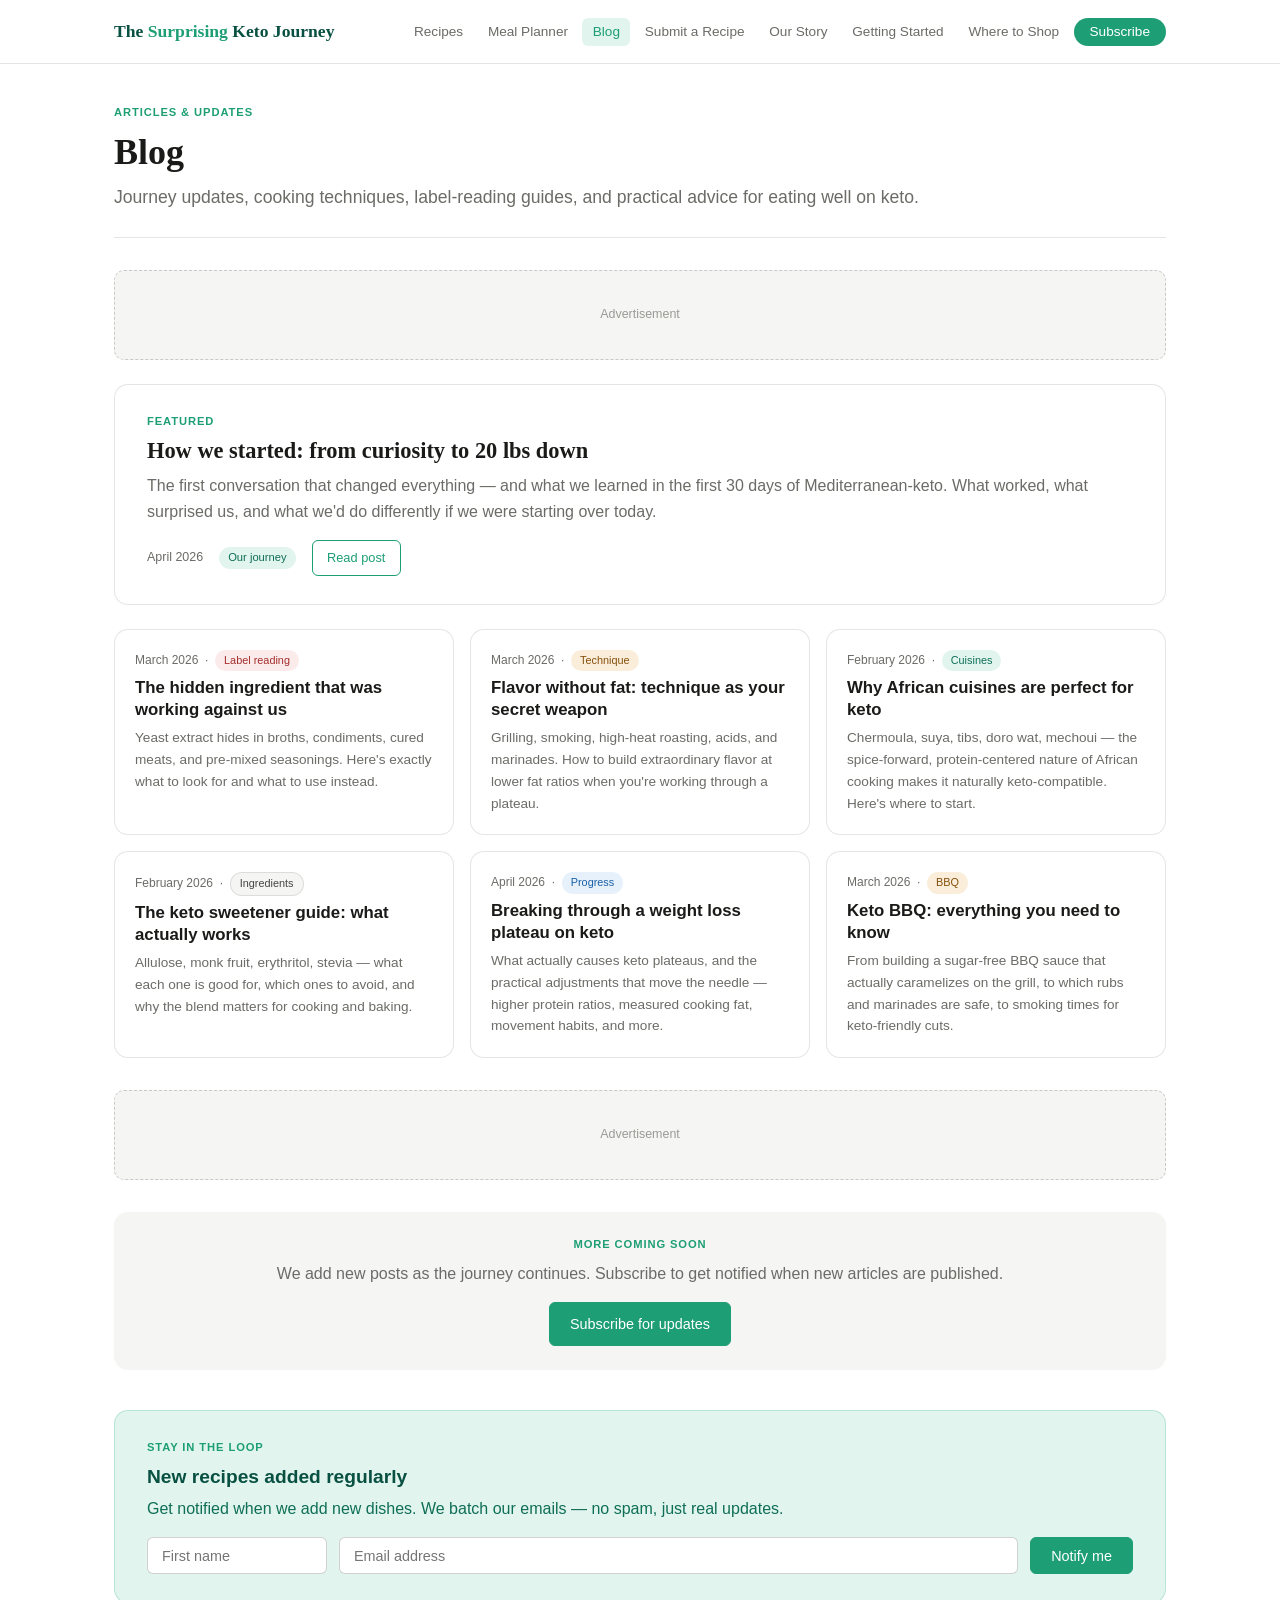
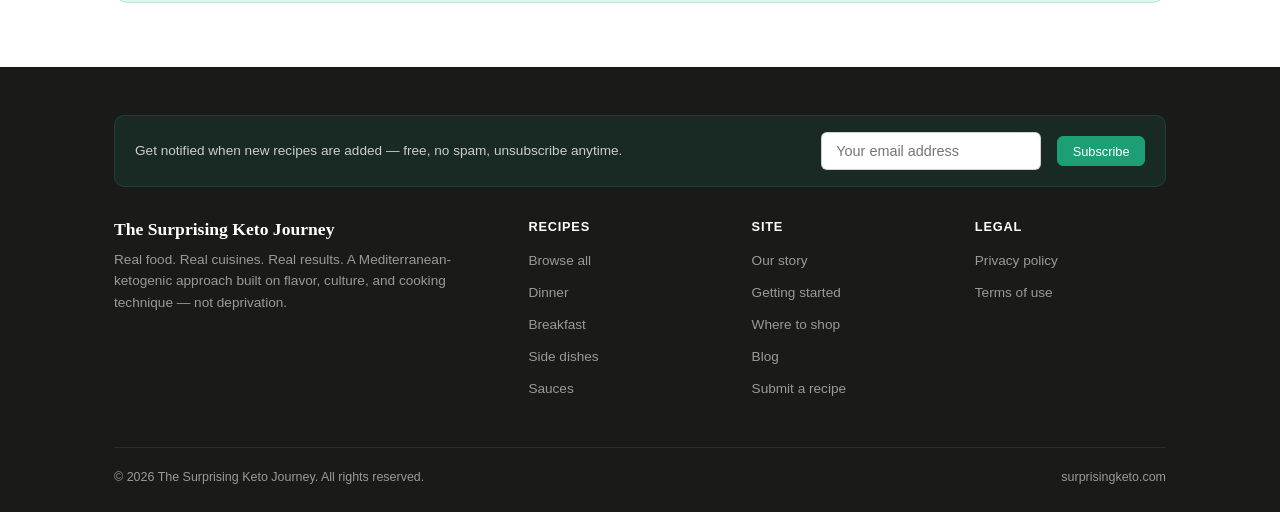
<file: blog/index.html>
<!DOCTYPE html>
<html lang="en">
<head>
  <meta charset="UTF-8">
  <meta name="viewport" content="width=device-width, initial-scale=1.0">
  <title>Blog — The Surprising Keto Journey</title>
  <meta name="description" content="Articles, journey updates, cooking techniques, and practical guides from The Surprising Keto Journey.">
  <link rel="stylesheet" href="/css/style.css">
</head>
<body>

<nav id="site-nav"></nav>

<div class="container">

  <div class="page-header">
    <div class="section-label">Articles & updates</div>
    <h1>Blog</h1>
    <p class="lead">Journey updates, cooking techniques, label-reading guides, and practical advice for eating well on keto.</p>
  </div>

  <div class="ad-slot"><!-- Google AdSense leaderboard — insert after approval -->Advertisement</div>

  <!-- Featured post -->
  <div class="card" style="margin-bottom:1.5rem;padding:1.75rem 2rem;">
    <div class="section-label" style="margin-bottom:0.4rem;">Featured</div>
    <h2 style="font-size:1.4rem;margin-bottom:0.5rem;">
      <a href="/blog/how-we-started/" style="color:var(--text);text-decoration:none;">How we started: from curiosity to 20 lbs down</a>
    </h2>
    <p style="margin-bottom:1rem;">The first conversation that changed everything — and what we learned in the first 30 days of Mediterranean-keto. What worked, what surprised us, and what we'd do differently if we were starting over today.</p>
    <div style="display:flex;align-items:center;gap:1rem;flex-wrap:wrap;">
      <span style="font-size:0.78rem;color:var(--text-muted);">April 2026</span>
      <span class="badge badge-cuisine">Our journey</span>
      <a href="/blog/how-we-started/" class="btn btn-outline btn-sm">Read post</a>
    </div>
  </div>

  <!-- Blog grid -->
  <div style="display:grid;grid-template-columns:repeat(auto-fill,minmax(300px,1fr));gap:1rem;margin-bottom:2rem;">

    <a href="/blog/yeast-extract-guide/" class="card blog-card" style="text-decoration:none;">
      <div style="font-size:0.75rem;color:var(--text-muted);margin-bottom:0.4rem;">March 2026 &nbsp;·&nbsp; <span class="badge badge-yeast" style="font-size:0.68rem;">Label reading</span></div>
      <h3>The hidden ingredient that was working against us</h3>
      <p>Yeast extract hides in broths, condiments, cured meats, and pre-mixed seasonings. Here's exactly what to look for and what to use instead.</p>
    </a>

    <a href="/blog/flavor-without-fat/" class="card blog-card" style="text-decoration:none;">
      <div style="font-size:0.75rem;color:var(--text-muted);margin-bottom:0.4rem;">March 2026 &nbsp;·&nbsp; <span class="badge badge-method" style="font-size:0.68rem;">Technique</span></div>
      <h3>Flavor without fat: technique as your secret weapon</h3>
      <p>Grilling, smoking, high-heat roasting, acids, and marinades. How to build extraordinary flavor at lower fat ratios when you're working through a plateau.</p>
    </a>

    <a href="/blog/african-cuisine-keto/" class="card blog-card" style="text-decoration:none;">
      <div style="font-size:0.75rem;color:var(--text-muted);margin-bottom:0.4rem;">February 2026 &nbsp;·&nbsp; <span class="badge badge-cuisine" style="font-size:0.68rem;">Cuisines</span></div>
      <h3>Why African cuisines are perfect for keto</h3>
      <p>Chermoula, suya, tibs, doro wat, mechoui — the spice-forward, protein-centered nature of African cooking makes it naturally keto-compatible. Here's where to start.</p>
    </a>

    <a href="/blog/sweetener-guide/" class="card blog-card" style="text-decoration:none;">
      <div style="font-size:0.75rem;color:var(--text-muted);margin-bottom:0.4rem;">February 2026 &nbsp;·&nbsp; <span class="badge badge-gray" style="font-size:0.68rem;">Ingredients</span></div>
      <h3>The keto sweetener guide: what actually works</h3>
      <p>Allulose, monk fruit, erythritol, stevia — what each one is good for, which ones to avoid, and why the blend matters for cooking and baking.</p>
    </a>

    <a href="/blog/plateau-guide/" class="card blog-card" style="text-decoration:none;">
      <div style="font-size:0.75rem;color:var(--text-muted);margin-bottom:0.4rem;">April 2026 &nbsp;·&nbsp; <span class="badge badge-blue" style="font-size:0.68rem;">Progress</span></div>
      <h3>Breaking through a weight loss plateau on keto</h3>
      <p>What actually causes keto plateaus, and the practical adjustments that move the needle — higher protein ratios, measured cooking fat, movement habits, and more.</p>
    </a>

    <a href="/blog/keto-bbq-guide/" class="card blog-card" style="text-decoration:none;">
      <div style="font-size:0.75rem;color:var(--text-muted);margin-bottom:0.4rem;">March 2026 &nbsp;·&nbsp; <span class="badge badge-method" style="font-size:0.68rem;">BBQ</span></div>
      <h3>Keto BBQ: everything you need to know</h3>
      <p>From building a sugar-free BBQ sauce that actually caramelizes on the grill, to which rubs and marinades are safe, to smoking times for keto-friendly cuts.</p>
    </a>

  </div>

  <!-- Ad slot mid-page -->
  <div class="ad-slot" style="margin-bottom:2rem;">
    <!-- Google AdSense rectangle — insert after approval -->
    Advertisement
  </div>

  <!-- Coming soon note -->
  <div style="background:var(--gray-100);border-radius:var(--radius-lg);padding:1.5rem 2rem;margin-bottom:2rem;text-align:center;">
    <div class="section-label" style="margin-bottom:0.4rem;">More coming soon</div>
    <p style="margin-bottom:1rem;">We add new posts as the journey continues. Subscribe to get notified when new articles are published.</p>
    <a href="/subscribe/" class="btn btn-primary">Subscribe for updates</a>
  </div>

  <div id="blogSubscribe"></div>

</div>

<footer id="site-footer"></footer>

<script src="/js/app.js"></script>
<script>
  renderNav('Blog');
  renderFooter();
  renderSubscribeInline('blogSubscribe', 'blog');
</script>
</body>
</html>
</file>
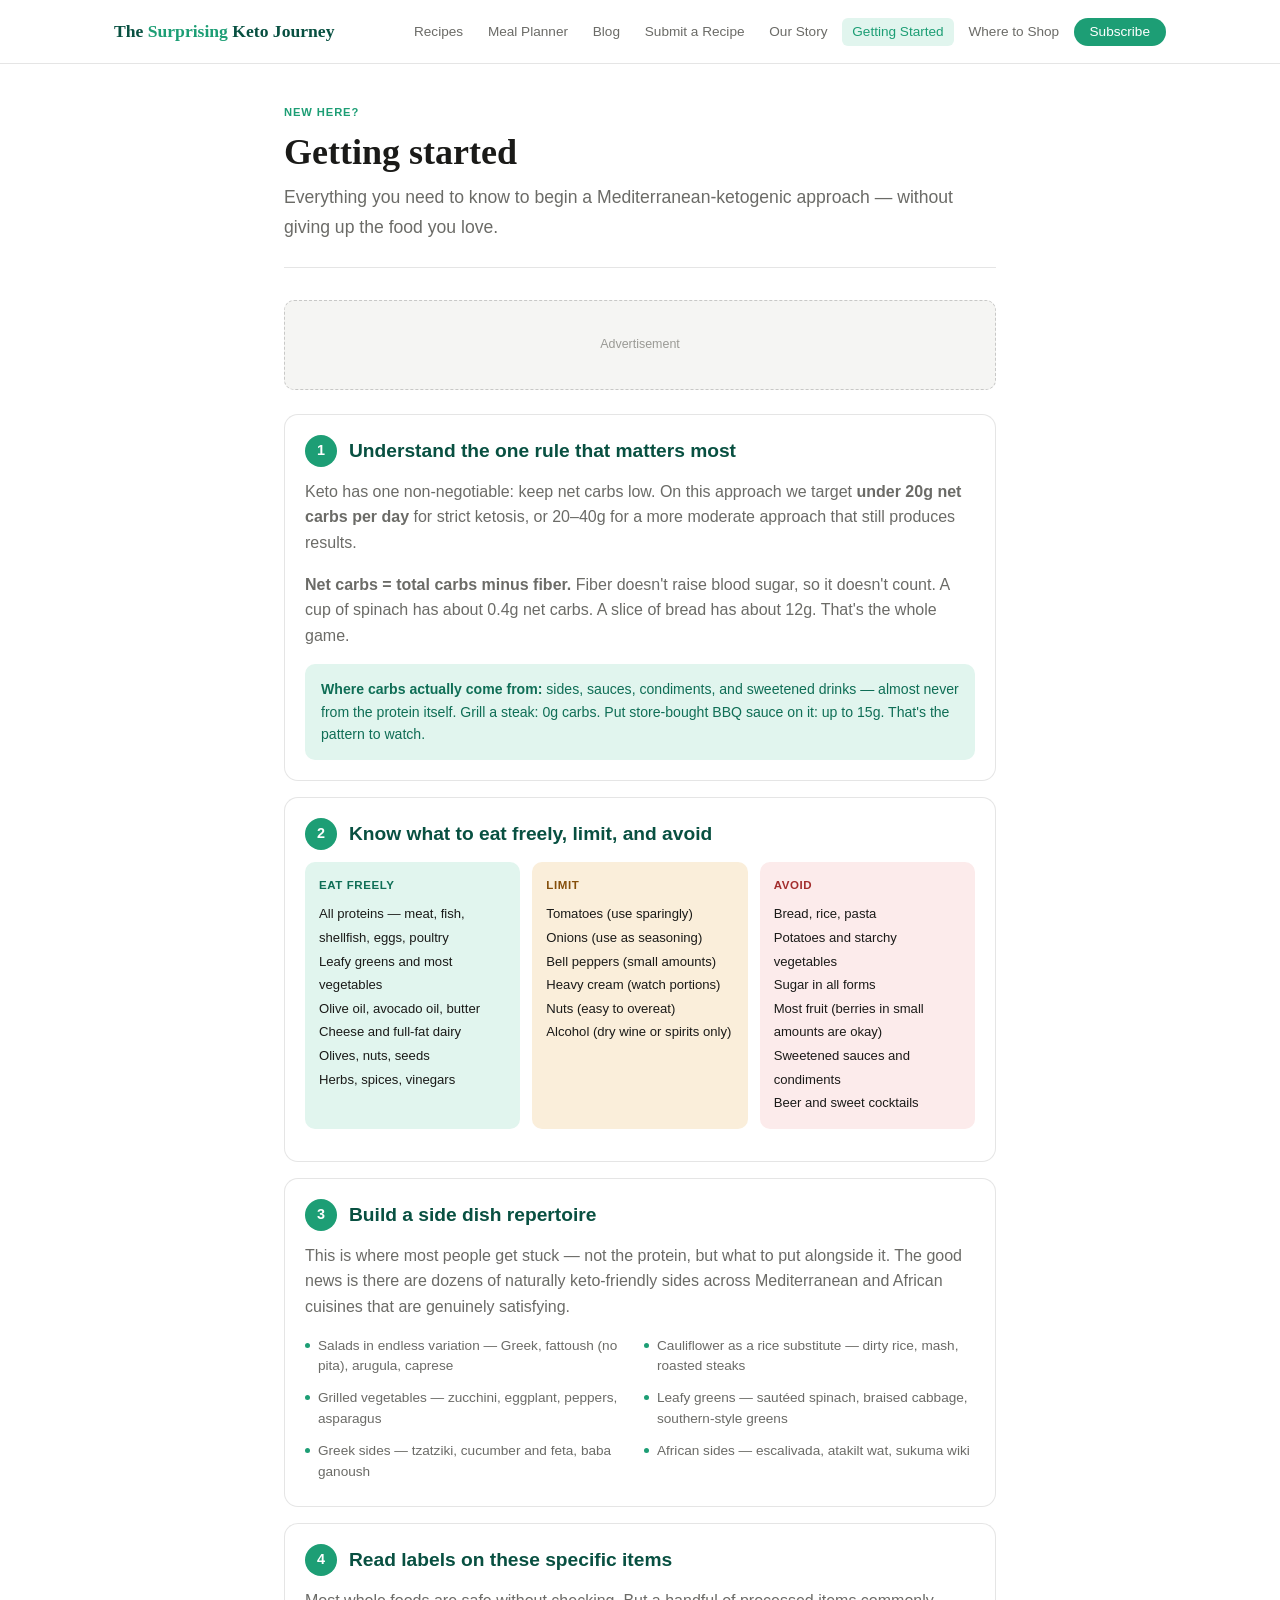
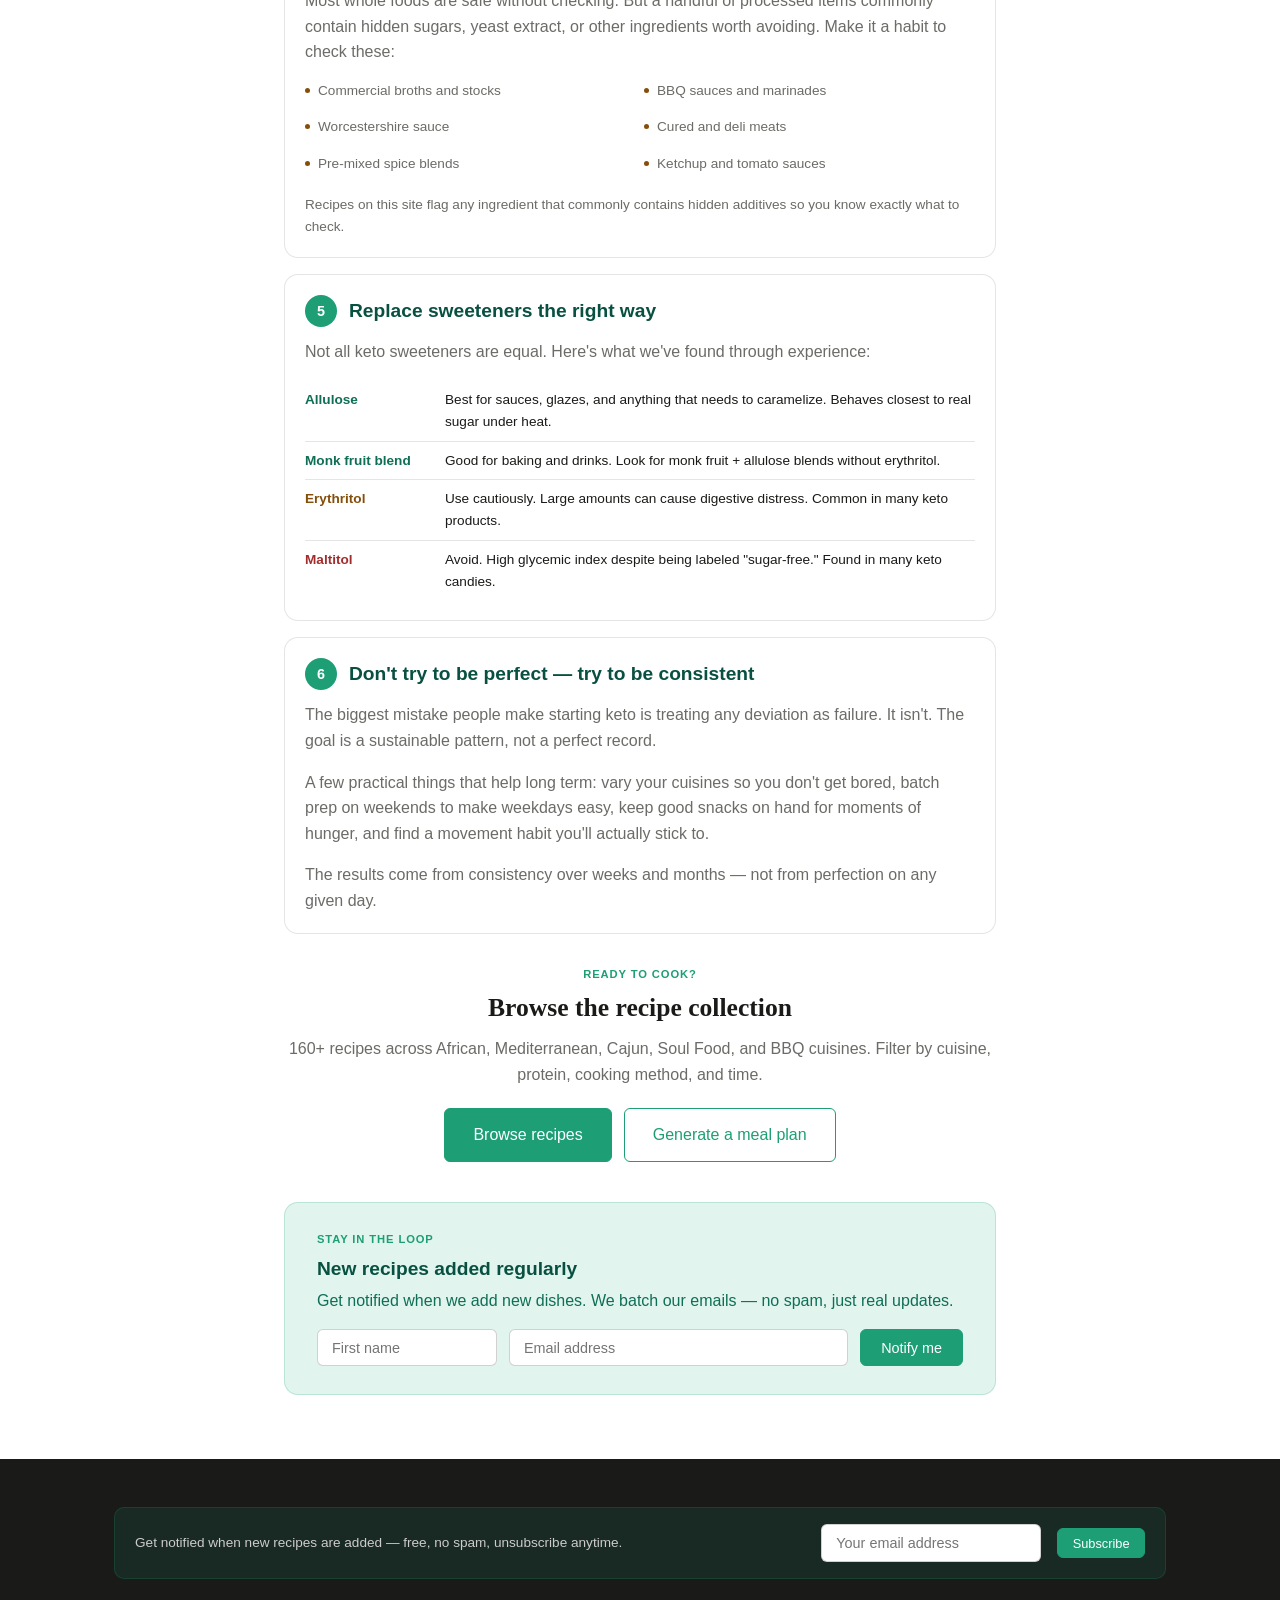
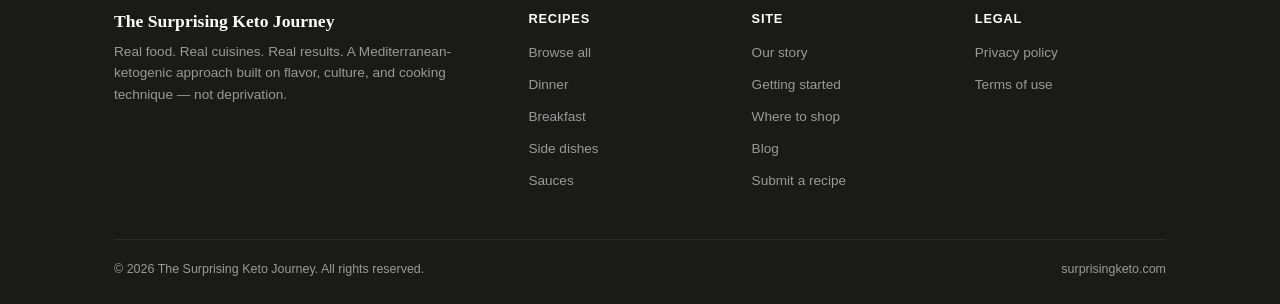
<file: getting-started/index.html>
<!DOCTYPE html>
<html lang="en">
<head>
  <meta charset="UTF-8">
  <meta name="viewport" content="width=device-width, initial-scale=1.0">
  <title>Getting Started — The Surprising Keto Journey</title>
  <meta name="description" content="New to keto? Start here. A practical guide to the Mediterranean-ketogenic approach — what to eat, what to avoid, and how to make it work long term.">
  <link rel="stylesheet" href="/css/style.css">
</head>
<body>

<nav id="site-nav"></nav>

<div class="container" style="max-width:760px;">

  <div class="page-header">
    <div class="section-label">New here?</div>
    <h1>Getting started</h1>
    <p class="lead">Everything you need to know to begin a Mediterranean-ketogenic approach — without giving up the food you love.</p>
  </div>

  <div class="ad-slot"><!-- Google AdSense leaderboard — insert after approval -->Advertisement</div>

  <!-- Step 1 -->
  <div class="card" style="margin-bottom:1rem;">
    <div style="display:flex;align-items:center;gap:0.75rem;margin-bottom:0.75rem;">
      <div style="width:32px;height:32px;background:var(--green);color:#fff;border-radius:50%;display:flex;align-items:center;justify-content:center;font-weight:700;font-size:0.9rem;flex-shrink:0;">1</div>
      <h3 style="color:var(--green-dark);margin:0;">Understand the one rule that matters most</h3>
    </div>
    <p>Keto has one non-negotiable: keep net carbs low. On this approach we target <strong>under 20g net carbs per day</strong> for strict ketosis, or 20–40g for a more moderate approach that still produces results.</p>
    <p><strong>Net carbs = total carbs minus fiber.</strong> Fiber doesn't raise blood sugar, so it doesn't count. A cup of spinach has about 0.4g net carbs. A slice of bread has about 12g. That's the whole game.</p>
    <div style="background:var(--green-light);border-radius:var(--radius-md);padding:0.875rem 1rem;font-size:0.88rem;color:var(--green-mid);">
      <strong>Where carbs actually come from:</strong> sides, sauces, condiments, and sweetened drinks — almost never from the protein itself. Grill a steak: 0g carbs. Put store-bought BBQ sauce on it: up to 15g. That's the pattern to watch.
    </div>
  </div>

  <!-- Step 2 -->
  <div class="card" style="margin-bottom:1rem;">
    <div style="display:flex;align-items:center;gap:0.75rem;margin-bottom:0.75rem;">
      <div style="width:32px;height:32px;background:var(--green);color:#fff;border-radius:50%;display:flex;align-items:center;justify-content:center;font-weight:700;font-size:0.9rem;flex-shrink:0;">2</div>
      <h3 style="color:var(--green-dark);margin:0;">Know what to eat freely, limit, and avoid</h3>
    </div>
    <div style="display:grid;grid-template-columns:1fr 1fr 1fr;gap:0.75rem;margin-bottom:0.75rem;">
      <div style="background:var(--green-light);border-radius:var(--radius-md);padding:0.875rem;">
        <div style="font-size:0.72rem;font-weight:600;text-transform:uppercase;letter-spacing:0.05em;color:var(--green-mid);margin-bottom:0.5rem;">Eat freely</div>
        <ul style="list-style:none;padding:0;font-size:0.82rem;color:var(--text);line-height:1.8;">
          <li>All proteins — meat, fish, shellfish, eggs, poultry</li>
          <li>Leafy greens and most vegetables</li>
          <li>Olive oil, avocado oil, butter</li>
          <li>Cheese and full-fat dairy</li>
          <li>Olives, nuts, seeds</li>
          <li>Herbs, spices, vinegars</li>
        </ul>
      </div>
      <div style="background:var(--amber);border-radius:var(--radius-md);padding:0.875rem;">
        <div style="font-size:0.72rem;font-weight:600;text-transform:uppercase;letter-spacing:0.05em;color:var(--amber-mid);margin-bottom:0.5rem;">Limit</div>
        <ul style="list-style:none;padding:0;font-size:0.82rem;color:var(--text);line-height:1.8;">
          <li>Tomatoes (use sparingly)</li>
          <li>Onions (use as seasoning)</li>
          <li>Bell peppers (small amounts)</li>
          <li>Heavy cream (watch portions)</li>
          <li>Nuts (easy to overeat)</li>
          <li>Alcohol (dry wine or spirits only)</li>
        </ul>
      </div>
      <div style="background:var(--red-light);border-radius:var(--radius-md);padding:0.875rem;">
        <div style="font-size:0.72rem;font-weight:600;text-transform:uppercase;letter-spacing:0.05em;color:var(--red-mid);margin-bottom:0.5rem;">Avoid</div>
        <ul style="list-style:none;padding:0;font-size:0.82rem;color:var(--text);line-height:1.8;">
          <li>Bread, rice, pasta</li>
          <li>Potatoes and starchy vegetables</li>
          <li>Sugar in all forms</li>
          <li>Most fruit (berries in small amounts are okay)</li>
          <li>Sweetened sauces and condiments</li>
          <li>Beer and sweet cocktails</li>
        </ul>
      </div>
    </div>
  </div>

  <!-- Step 3 -->
  <div class="card" style="margin-bottom:1rem;">
    <div style="display:flex;align-items:center;gap:0.75rem;margin-bottom:0.75rem;">
      <div style="width:32px;height:32px;background:var(--green);color:#fff;border-radius:50%;display:flex;align-items:center;justify-content:center;font-weight:700;font-size:0.9rem;flex-shrink:0;">3</div>
      <h3 style="color:var(--green-dark);margin:0;">Build a side dish repertoire</h3>
    </div>
    <p>This is where most people get stuck — not the protein, but what to put alongside it. The good news is there are dozens of naturally keto-friendly sides across Mediterranean and African cuisines that are genuinely satisfying.</p>
    <div style="display:grid;grid-template-columns:1fr 1fr;gap:0.5rem;font-size:0.85rem;">
      <div class="note-item" style="margin-bottom:0.25rem;"><div class="note-dot" style="width:5px;height:5px;border-radius:50%;background:var(--green);margin-top:7px;flex-shrink:0;"></div><div>Salads in endless variation — Greek, fattoush (no pita), arugula, caprese</div></div>
      <div class="note-item" style="margin-bottom:0.25rem;"><div class="note-dot" style="width:5px;height:5px;border-radius:50%;background:var(--green);margin-top:7px;flex-shrink:0;"></div><div>Cauliflower as a rice substitute — dirty rice, mash, roasted steaks</div></div>
      <div class="note-item" style="margin-bottom:0.25rem;"><div class="note-dot" style="width:5px;height:5px;border-radius:50%;background:var(--green);margin-top:7px;flex-shrink:0;"></div><div>Grilled vegetables — zucchini, eggplant, peppers, asparagus</div></div>
      <div class="note-item" style="margin-bottom:0.25rem;"><div class="note-dot" style="width:5px;height:5px;border-radius:50%;background:var(--green);margin-top:7px;flex-shrink:0;"></div><div>Leafy greens — sautéed spinach, braised cabbage, southern-style greens</div></div>
      <div class="note-item" style="margin-bottom:0.25rem;"><div class="note-dot" style="width:5px;height:5px;border-radius:50%;background:var(--green);margin-top:7px;flex-shrink:0;"></div><div>Greek sides — tzatziki, cucumber and feta, baba ganoush</div></div>
      <div class="note-item" style="margin-bottom:0.25rem;"><div class="note-dot" style="width:5px;height:5px;border-radius:50%;background:var(--green);margin-top:7px;flex-shrink:0;"></div><div>African sides — escalivada, atakilt wat, sukuma wiki</div></div>
    </div>
  </div>

  <!-- Step 4 -->
  <div class="card" style="margin-bottom:1rem;">
    <div style="display:flex;align-items:center;gap:0.75rem;margin-bottom:0.75rem;">
      <div style="width:32px;height:32px;background:var(--green);color:#fff;border-radius:50%;display:flex;align-items:center;justify-content:center;font-weight:700;font-size:0.9rem;flex-shrink:0;">4</div>
      <h3 style="color:var(--green-dark);margin:0;">Read labels on these specific items</h3>
    </div>
    <p>Most whole foods are safe without checking. But a handful of processed items commonly contain hidden sugars, yeast extract, or other ingredients worth avoiding. Make it a habit to check these:</p>
    <div style="display:grid;grid-template-columns:1fr 1fr;gap:0.5rem;font-size:0.85rem;margin-bottom:0.75rem;">
      <div class="note-item"><div class="note-dot" style="width:5px;height:5px;border-radius:50%;background:var(--amber-mid);margin-top:7px;flex-shrink:0;"></div><div>Commercial broths and stocks</div></div>
      <div class="note-item"><div class="note-dot" style="width:5px;height:5px;border-radius:50%;background:var(--amber-mid);margin-top:7px;flex-shrink:0;"></div><div>BBQ sauces and marinades</div></div>
      <div class="note-item"><div class="note-dot" style="width:5px;height:5px;border-radius:50%;background:var(--amber-mid);margin-top:7px;flex-shrink:0;"></div><div>Worcestershire sauce</div></div>
      <div class="note-item"><div class="note-dot" style="width:5px;height:5px;border-radius:50%;background:var(--amber-mid);margin-top:7px;flex-shrink:0;"></div><div>Cured and deli meats</div></div>
      <div class="note-item"><div class="note-dot" style="width:5px;height:5px;border-radius:50%;background:var(--amber-mid);margin-top:7px;flex-shrink:0;"></div><div>Pre-mixed spice blends</div></div>
      <div class="note-item"><div class="note-dot" style="width:5px;height:5px;border-radius:50%;background:var(--amber-mid);margin-top:7px;flex-shrink:0;"></div><div>Ketchup and tomato sauces</div></div>
    </div>
    <p style="font-size:0.85rem;">Recipes on this site flag any ingredient that commonly contains hidden additives so you know exactly what to check.</p>
  </div>

  <!-- Step 5 -->
  <div class="card" style="margin-bottom:1rem;">
    <div style="display:flex;align-items:center;gap:0.75rem;margin-bottom:0.75rem;">
      <div style="width:32px;height:32px;background:var(--green);color:#fff;border-radius:50%;display:flex;align-items:center;justify-content:center;font-weight:700;font-size:0.9rem;flex-shrink:0;">5</div>
      <h3 style="color:var(--green-dark);margin:0;">Replace sweeteners the right way</h3>
    </div>
    <p>Not all keto sweeteners are equal. Here's what we've found through experience:</p>
    <div style="font-size:0.85rem;">
      <div style="padding:0.5rem 0;border-bottom:1px solid var(--border);display:grid;grid-template-columns:140px 1fr;">
        <strong style="color:var(--green-mid);">Allulose</strong><span>Best for sauces, glazes, and anything that needs to caramelize. Behaves closest to real sugar under heat.</span>
      </div>
      <div style="padding:0.5rem 0;border-bottom:1px solid var(--border);display:grid;grid-template-columns:140px 1fr;">
        <strong style="color:var(--green-mid);">Monk fruit blend</strong><span>Good for baking and drinks. Look for monk fruit + allulose blends without erythritol.</span>
      </div>
      <div style="padding:0.5rem 0;border-bottom:1px solid var(--border);display:grid;grid-template-columns:140px 1fr;">
        <strong style="color:var(--amber-mid);">Erythritol</strong><span>Use cautiously. Large amounts can cause digestive distress. Common in many keto products.</span>
      </div>
      <div style="padding:0.5rem 0;display:grid;grid-template-columns:140px 1fr;">
        <strong style="color:var(--red-mid);">Maltitol</strong><span>Avoid. High glycemic index despite being labeled "sugar-free." Found in many keto candies.</span>
      </div>
    </div>
  </div>

  <!-- Step 6 -->
  <div class="card" style="margin-bottom:2rem;">
    <div style="display:flex;align-items:center;gap:0.75rem;margin-bottom:0.75rem;">
      <div style="width:32px;height:32px;background:var(--green);color:#fff;border-radius:50%;display:flex;align-items:center;justify-content:center;font-weight:700;font-size:0.9rem;flex-shrink:0;">6</div>
      <h3 style="color:var(--green-dark);margin:0;">Don't try to be perfect — try to be consistent</h3>
    </div>
    <p>The biggest mistake people make starting keto is treating any deviation as failure. It isn't. The goal is a sustainable pattern, not a perfect record.</p>
    <p>A few practical things that help long term: vary your cuisines so you don't get bored, batch prep on weekends to make weekdays easy, keep good snacks on hand for moments of hunger, and find a movement habit you'll actually stick to.</p>
    <p>The results come from consistency over weeks and months — not from perfection on any given day.</p>
  </div>

  <!-- CTA -->
  <div style="text-align:center;margin-bottom:2rem;">
    <div class="section-label" style="margin-bottom:0.5rem;">Ready to cook?</div>
    <h2 style="margin-bottom:0.75rem;">Browse the recipe collection</h2>
    <p style="margin-bottom:1.25rem;">160+ recipes across African, Mediterranean, Cajun, Soul Food, and BBQ cuisines. Filter by cuisine, protein, cooking method, and time.</p>
    <div style="display:flex;gap:0.75rem;justify-content:center;flex-wrap:wrap;">
      <a href="/recipes/" class="btn btn-primary btn-lg">Browse recipes</a>
      <a href="/meal-planner/" class="btn btn-outline btn-lg">Generate a meal plan</a>
    </div>
  </div>

  <div id="gettingStartedSubscribe"></div>

</div>

<footer id="site-footer"></footer>

<script src="/js/app.js"></script>
<script>
  renderNav('Getting Started');
  renderFooter();
  renderSubscribeInline('gettingStartedSubscribe', 'getting-started');
</script>
</body>
</html>
</file>
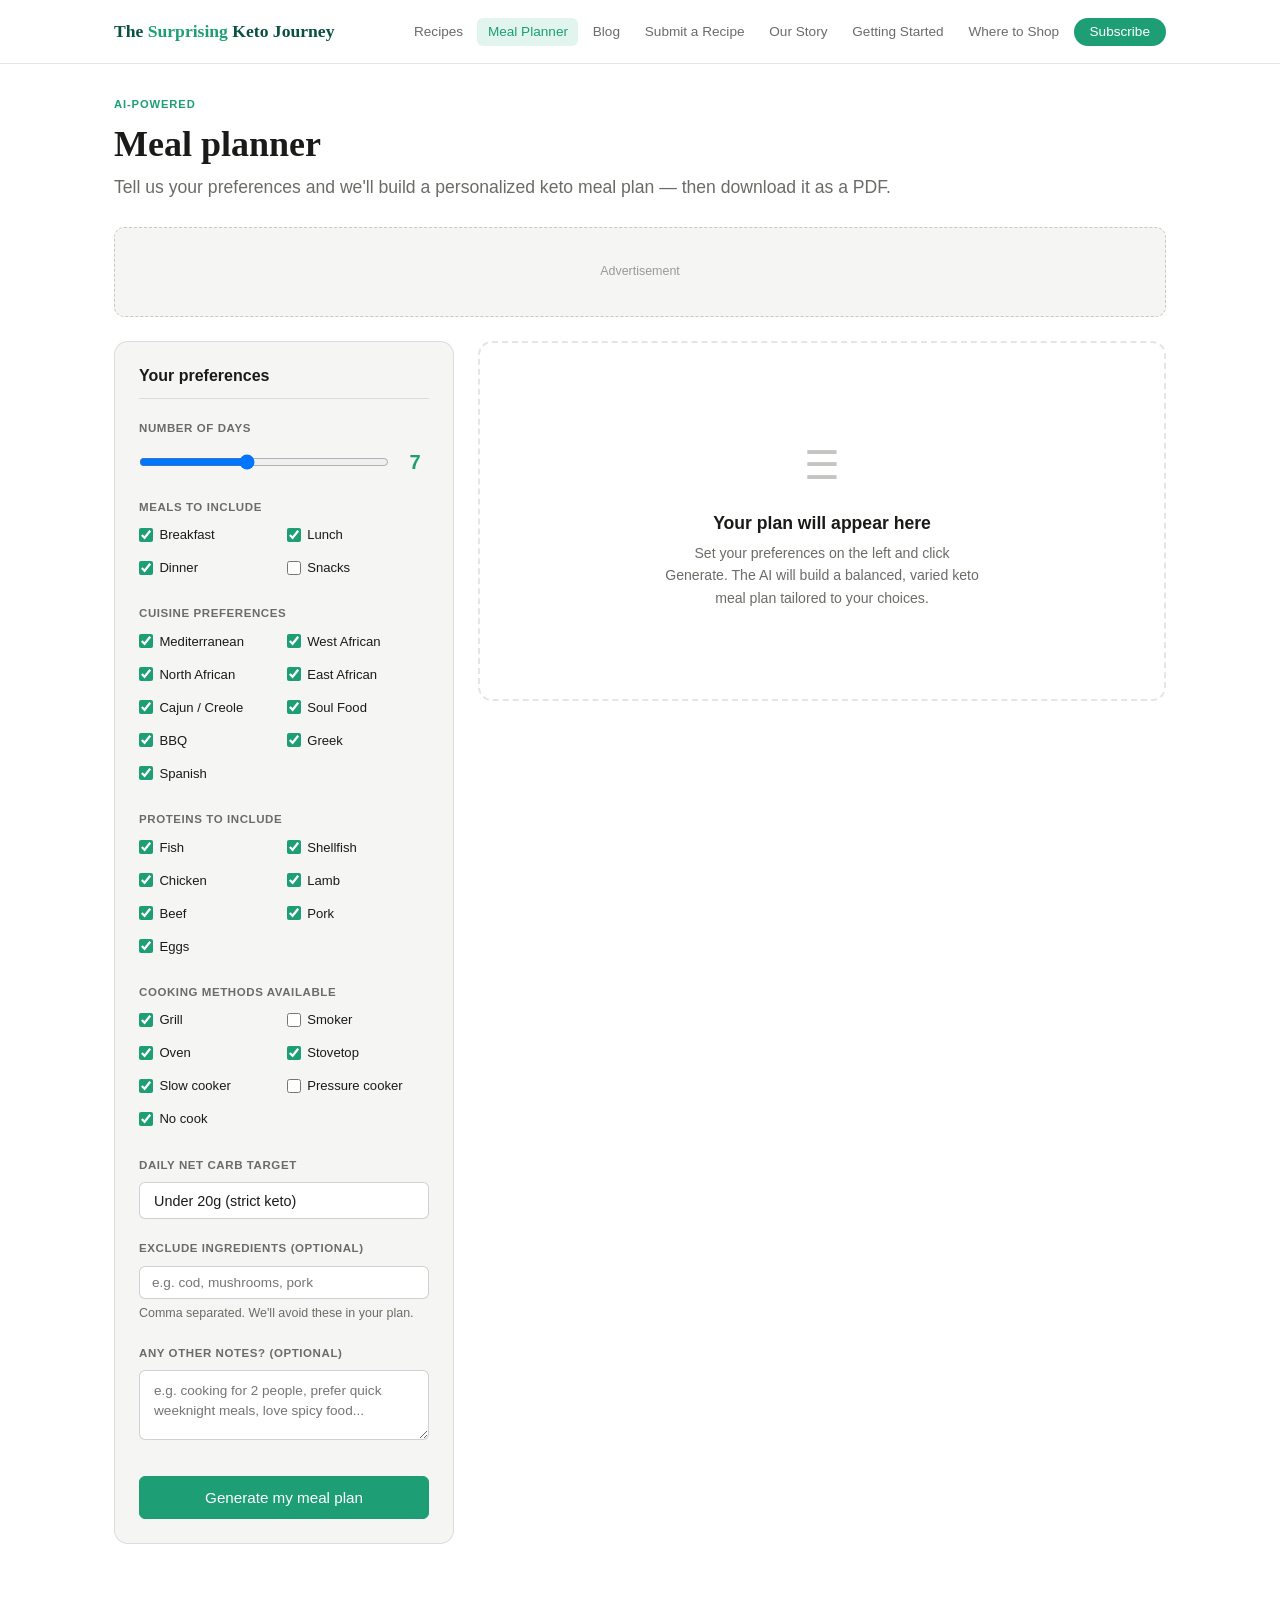
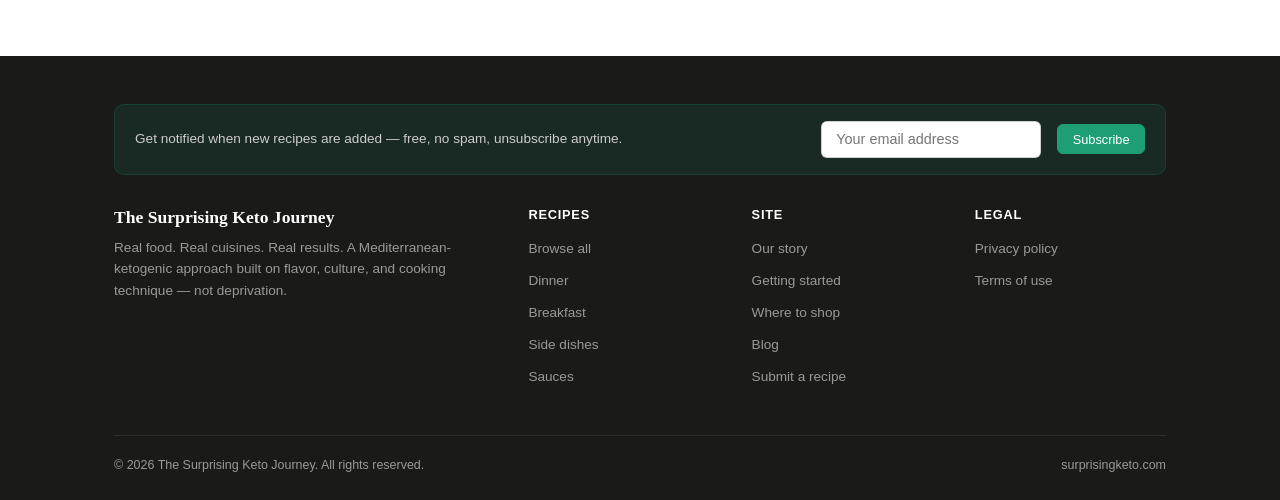
<file: meal-planner/index.html>
<!DOCTYPE html>
<html lang="en">
<head>
  <meta charset="UTF-8">
  <meta name="viewport" content="width=device-width, initial-scale=1.0">
  <title>Meal Planner — The Surprising Keto Journey</title>
  <meta name="description" content="Generate a personalized keto meal plan based on your preferences. Download as PDF.">
  <link rel="stylesheet" href="/css/style.css">
  <style>
    /* ---- Planner-specific styles ---- */
    .planner-grid {
      display: grid;
      grid-template-columns: 340px 1fr;
      gap: 1.5rem;
      align-items: start;
    }

    .prefs-card {
      background: var(--gray-100);
      border: 1px solid var(--border);
      border-radius: var(--radius-lg);
      padding: 1.5rem;
      position: sticky;
      top: calc(var(--nav-height) + 1rem);
    }

    .prefs-card h3 {
      font-size: 1rem;
      margin-bottom: 1.25rem;
      padding-bottom: 0.75rem;
      border-bottom: 1px solid var(--border);
      color: var(--text);
    }

    .pref-section { margin-bottom: 1.25rem; }

    .pref-label {
      font-size: 0.72rem;
      font-weight: 600;
      text-transform: uppercase;
      letter-spacing: 0.05em;
      color: var(--text-muted);
      margin-bottom: 0.5rem;
      display: block;
    }

    .days-slider-row {
      display: flex;
      align-items: center;
      gap: 0.75rem;
    }

    .days-slider-row input[type=range] { flex: 1; }

    .days-val {
      font-size: 1.25rem;
      font-weight: 600;
      color: var(--green);
      min-width: 28px;
      text-align: center;
    }

    .check-grid {
      display: grid;
      grid-template-columns: 1fr 1fr;
      gap: 0.35rem;
    }

    .check-item {
      display: flex;
      align-items: center;
      gap: 0.4rem;
      font-size: 0.82rem;
      color: var(--text);
      cursor: pointer;
    }

    .check-item input[type=checkbox] {
      width: 14px;
      height: 14px;
      accent-color: var(--green);
      flex-shrink: 0;
    }

    .generate-btn {
      width: 100%;
      justify-content: center;
      padding: 0.75rem;
      font-size: 0.95rem;
      margin-top: 0.5rem;
    }

    /* ---- Results area ---- */
    .results-area {
      min-height: 400px;
    }

    .empty-state {
      display: flex;
      flex-direction: column;
      align-items: center;
      justify-content: center;
      min-height: 360px;
      color: var(--text-muted);
      text-align: center;
      border: 2px dashed var(--border);
      border-radius: var(--radius-lg);
      padding: 2rem;
    }

    .empty-icon {
      font-size: 2.5rem;
      margin-bottom: 1rem;
      opacity: 0.4;
    }

    /* ---- Loading state ---- */
    .loading-state {
      display: none;
      flex-direction: column;
      align-items: center;
      justify-content: center;
      min-height: 360px;
      text-align: center;
      padding: 2rem;
    }

    .loading-state.visible { display: flex; }

    .spinner {
      width: 40px;
      height: 40px;
      border: 3px solid var(--green-light);
      border-top-color: var(--green);
      border-radius: 50%;
      animation: spin 0.8s linear infinite;
      margin-bottom: 1.25rem;
    }

    @keyframes spin { to { transform: rotate(360deg); } }

    .loading-msg {
      font-size: 0.9rem;
      color: var(--text-muted);
      margin-bottom: 0.25rem;
    }

    .loading-sub {
      font-size: 0.78rem;
      color: var(--text-muted);
      opacity: 0.7;
    }

    /* ---- Plan output ---- */
    .plan-output { display: none; }
    .plan-output.visible { display: block; }

    .plan-header {
      display: flex;
      justify-content: space-between;
      align-items: center;
      margin-bottom: 1.25rem;
      flex-wrap: wrap;
      gap: 0.75rem;
    }

    .plan-title { font-size: 1.25rem; font-weight: 600; color: var(--text); }
    .plan-subtitle { font-size: 0.82rem; color: var(--text-muted); margin-top: 2px; }

    .plan-actions { display: flex; gap: 0.5rem; }

    /* ---- Day cards ---- */
    .day-card {
      border: 1px solid var(--border);
      border-radius: var(--radius-lg);
      margin-bottom: 1rem;
      overflow: hidden;
    }

    .day-header {
      background: var(--green);
      color: #fff;
      padding: 0.6rem 1rem;
      display: flex;
      justify-content: space-between;
      align-items: center;
    }

    .day-label { font-size: 0.88rem; font-weight: 600; }
    .day-carbs { font-size: 0.78rem; opacity: 0.9; }

    .day-meals { padding: 0.75rem 1rem; }

    .meal-row {
      display: grid;
      grid-template-columns: 90px 1fr auto;
      gap: 0.5rem;
      padding: 0.5rem 0;
      border-bottom: 1px solid var(--border);
      align-items: start;
    }

    .meal-row:last-child { border-bottom: none; }

    .meal-type {
      font-size: 0.7rem;
      font-weight: 600;
      text-transform: uppercase;
      letter-spacing: 0.04em;
      color: var(--text-muted);
      padding-top: 2px;
    }

    .meal-name {
      font-size: 0.88rem;
      color: var(--text);
      font-weight: 500;
      line-height: 1.3;
    }

    .meal-note {
      font-size: 0.75rem;
      color: var(--text-muted);
      margin-top: 2px;
      line-height: 1.4;
    }

    .meal-carbs {
      font-size: 0.75rem;
      color: var(--green);
      font-weight: 600;
      white-space: nowrap;
      padding-top: 2px;
    }

    /* ---- Shopping list section ---- */
    .shopping-section {
      margin-top: 1.5rem;
      border: 1px solid var(--border);
      border-radius: var(--radius-lg);
      overflow: hidden;
    }

    .shopping-header {
      background: var(--gray-100);
      padding: 0.75rem 1rem;
      display: flex;
      justify-content: space-between;
      align-items: center;
      border-bottom: 1px solid var(--border);
    }

    .shopping-header h3 { font-size: 0.95rem; color: var(--text); }

    .shopping-body { padding: 1rem; }

    .shopping-category { margin-bottom: 1rem; }
    .shopping-category:last-child { margin-bottom: 0; }

    .shop-cat-label {
      font-size: 0.7rem;
      font-weight: 600;
      text-transform: uppercase;
      letter-spacing: 0.05em;
      color: var(--green-mid);
      margin-bottom: 0.4rem;
    }

    .shop-items {
      display: grid;
      grid-template-columns: repeat(auto-fill, minmax(180px, 1fr));
      gap: 0.25rem 1rem;
    }

    .shop-item {
      font-size: 0.82rem;
      color: var(--text);
      display: flex;
      align-items: center;
      gap: 0.4rem;
    }

    .shop-item::before {
      content: '';
      width: 14px;
      height: 14px;
      border: 1.5px solid var(--border-mid);
      border-radius: 3px;
      flex-shrink: 0;
    }

    /* ---- Notes section ---- */
    .plan-notes {
      background: var(--green-light);
      border: 1px solid rgba(29,158,117,0.2);
      border-radius: var(--radius-md);
      padding: 1rem 1.25rem;
      margin-top: 1rem;
      font-size: 0.85rem;
      color: var(--green-mid);
      line-height: 1.6;
    }

    /* ---- Print / PDF styles ---- */
    @media print {
      #site-nav, #site-footer, .prefs-card,
      .plan-actions, .ad-slot, #plannerSubscribe { display: none !important; }

      .planner-grid { grid-template-columns: 1fr; }

      .plan-output { display: block !important; }

      .day-card { break-inside: avoid; page-break-inside: avoid; }

      body { font-size: 12px; }

      .day-header { background: #1D9E75 !important; -webkit-print-color-adjust: exact; print-color-adjust: exact; }
    }

    /* ---- Responsive ---- */
    @media (max-width: 768px) {
      .planner-grid { grid-template-columns: 1fr; }
      .prefs-card { position: static; }
      .check-grid { grid-template-columns: 1fr 1fr; }
      .meal-row { grid-template-columns: 80px 1fr auto; }
    }
  </style>
</head>
<body>

<nav id="site-nav"></nav>

<div class="container" style="padding-top:2rem;padding-bottom:3rem;">

  <div style="margin-bottom:1.5rem;">
    <div class="section-label">AI-powered</div>
    <h1 style="margin-bottom:0.4rem;">Meal planner</h1>
    <p class="lead">Tell us your preferences and we'll build a personalized keto meal plan — then download it as a PDF.</p>
  </div>

  <div class="ad-slot" style="margin-bottom:1.5rem;">
    <!-- Google AdSense leaderboard — insert after approval -->
    Advertisement
  </div>

  <div class="planner-grid">

    <!-- Preferences panel -->
    <div class="prefs-card">
      <h3>Your preferences</h3>

      <div class="pref-section">
        <span class="pref-label">Number of days</span>
        <div class="days-slider-row">
          <input type="range" id="daysSlider" min="1" max="15" value="7"
                 oninput="document.getElementById('daysVal').textContent=this.value">
          <span class="days-val" id="daysVal">7</span>
        </div>
      </div>

      <div class="pref-section">
        <span class="pref-label">Meals to include</span>
        <div class="check-grid">
          <label class="check-item"><input type="checkbox" id="incBreakfast" checked> Breakfast</label>
          <label class="check-item"><input type="checkbox" id="incLunch" checked> Lunch</label>
          <label class="check-item"><input type="checkbox" id="incDinner" checked> Dinner</label>
          <label class="check-item"><input type="checkbox" id="incSnack"> Snacks</label>
        </div>
      </div>

      <div class="pref-section">
        <span class="pref-label">Cuisine preferences</span>
        <div class="check-grid">
          <label class="check-item"><input type="checkbox" class="cuisine-cb" value="Mediterranean" checked> Mediterranean</label>
          <label class="check-item"><input type="checkbox" class="cuisine-cb" value="West African" checked> West African</label>
          <label class="check-item"><input type="checkbox" class="cuisine-cb" value="North African" checked> North African</label>
          <label class="check-item"><input type="checkbox" class="cuisine-cb" value="East African" checked> East African</label>
          <label class="check-item"><input type="checkbox" class="cuisine-cb" value="Cajun / Creole" checked> Cajun / Creole</label>
          <label class="check-item"><input type="checkbox" class="cuisine-cb" value="Soul Food" checked> Soul Food</label>
          <label class="check-item"><input type="checkbox" class="cuisine-cb" value="BBQ" checked> BBQ</label>
          <label class="check-item"><input type="checkbox" class="cuisine-cb" value="Greek" checked> Greek</label>
          <label class="check-item"><input type="checkbox" class="cuisine-cb" value="Spanish" checked> Spanish</label>
        </div>
      </div>

      <div class="pref-section">
        <span class="pref-label">Proteins to include</span>
        <div class="check-grid">
          <label class="check-item"><input type="checkbox" class="protein-cb" value="Fish" checked> Fish</label>
          <label class="check-item"><input type="checkbox" class="protein-cb" value="Shellfish" checked> Shellfish</label>
          <label class="check-item"><input type="checkbox" class="protein-cb" value="Chicken" checked> Chicken</label>
          <label class="check-item"><input type="checkbox" class="protein-cb" value="Lamb" checked> Lamb</label>
          <label class="check-item"><input type="checkbox" class="protein-cb" value="Beef" checked> Beef</label>
          <label class="check-item"><input type="checkbox" class="protein-cb" value="Pork" checked> Pork</label>
          <label class="check-item"><input type="checkbox" class="protein-cb" value="Eggs" checked> Eggs</label>
        </div>
      </div>

      <div class="pref-section">
        <span class="pref-label">Cooking methods available</span>
        <div class="check-grid">
          <label class="check-item"><input type="checkbox" class="method-cb" value="Grill" checked> Grill</label>
          <label class="check-item"><input type="checkbox" class="method-cb" value="Smoker"> Smoker</label>
          <label class="check-item"><input type="checkbox" class="method-cb" value="Oven" checked> Oven</label>
          <label class="check-item"><input type="checkbox" class="method-cb" value="Stovetop" checked> Stovetop</label>
          <label class="check-item"><input type="checkbox" class="method-cb" value="Slow cooker" checked> Slow cooker</label>
          <label class="check-item"><input type="checkbox" class="method-cb" value="Pressure cooker"> Pressure cooker</label>
          <label class="check-item"><input type="checkbox" class="method-cb" value="No cook" checked> No cook</label>
        </div>
      </div>

      <div class="pref-section">
        <span class="pref-label">Daily net carb target</span>
        <select id="carbTarget">
          <option value="under 20g">Under 20g (strict keto)</option>
          <option value="20-30g">20–30g (moderate keto)</option>
          <option value="30-40g">30–40g (relaxed keto)</option>
        </select>
      </div>

      <div class="pref-section">
        <span class="pref-label">Exclude ingredients (optional)</span>
        <input type="text" id="excludeIngs" placeholder="e.g. cod, mushrooms, pork"
               style="font-size:0.85rem;padding:0.5rem 0.75rem;">
        <div class="form-hint">Comma separated. We'll avoid these in your plan.</div>
      </div>

      <div class="pref-section">
        <span class="pref-label">Any other notes? (optional)</span>
        <textarea id="extraNotes" style="min-height:70px;font-size:0.85rem;"
                  placeholder="e.g. cooking for 2 people, prefer quick weeknight meals, love spicy food..."></textarea>
      </div>

      <button class="btn btn-primary generate-btn" onclick="generatePlan()">
        Generate my meal plan
      </button>
    </div>

    <!-- Results panel -->
    <div class="results-area">

      <!-- Empty state -->
      <div class="empty-state" id="emptyState">
        <div class="empty-icon">&#9776;</div>
        <h3 style="margin-bottom:0.4rem;font-size:1.1rem;">Your plan will appear here</h3>
        <p style="font-size:0.88rem;max-width:320px;">Set your preferences on the left and click Generate. The AI will build a balanced, varied keto meal plan tailored to your choices.</p>
      </div>

      <!-- Loading state -->
      <div class="loading-state" id="loadingState">
        <div class="spinner"></div>
        <div class="loading-msg" id="loadingMsg">Building your meal plan...</div>
        <div class="loading-sub">This takes about 15–20 seconds</div>
      </div>

      <!-- Plan output -->
      <div class="plan-output" id="planOutput">
        <div class="plan-header">
          <div>
            <div class="plan-title" id="planTitle">Your Meal Plan</div>
            <div class="plan-subtitle" id="planSubtitle"></div>
          </div>
          <div class="plan-actions">
            <button class="btn btn-outline btn-sm" onclick="regeneratePlan()">Regenerate</button>
            <button class="btn btn-primary btn-sm" onclick="downloadPDF()">Download PDF</button>
          </div>
        </div>

        <div id="planDays"></div>
        <div id="planShopping"></div>
        <div id="planNotes"></div>

        <div id="plannerSubscribe" style="margin-top:2rem;"></div>
      </div>

    </div>
  </div>
</div>

<footer id="site-footer"></footer>

<script src="/js/data.js"></script>
<script src="/js/app.js"></script>
<script>
  renderNav('Meal Planner');
  renderFooter();

  /* ---- Loading messages that rotate while waiting ---- */
  const loadingMessages = [
    'Reviewing your recipe collection...',
    'Balancing proteins across the week...',
    'Making sure no two days repeat...',
    'Checking carb counts...',
    'Building your shopping list...',
    'Almost ready...',
  ];

  let loadingInterval = null;
  let lastPrefs = null;

  function startLoadingMessages() {
    let i = 0;
    document.getElementById('loadingMsg').textContent = loadingMessages[0];
    loadingInterval = setInterval(() => {
      i = (i + 1) % loadingMessages.length;
      document.getElementById('loadingMsg').textContent = loadingMessages[i];
    }, 3000);
  }

  function stopLoadingMessages() {
    if (loadingInterval) { clearInterval(loadingInterval); loadingInterval = null; }
  }

  /* ---- Gather preferences ---- */
  function getPrefs() {
    const cuisines = [...document.querySelectorAll('.cuisine-cb:checked')].map(c => c.value);
    const proteins = [...document.querySelectorAll('.protein-cb:checked')].map(c => c.value);
    const methods  = [...document.querySelectorAll('.method-cb:checked')].map(c => c.value);

    return {
      days:        parseInt(document.getElementById('daysSlider').value),
      breakfast:   document.getElementById('incBreakfast').checked,
      lunch:       document.getElementById('incLunch').checked,
      dinner:      document.getElementById('incDinner').checked,
      snack:       document.getElementById('incSnack').checked,
      cuisines,
      proteins,
      methods,
      carbTarget:  document.getElementById('carbTarget').value,
      exclude:     document.getElementById('excludeIngs').value.trim(),
      notes:       document.getElementById('extraNotes').value.trim(),
    };
  }

  /* ---- Build the prompt for Claude ---- */
  function buildPrompt(prefs) {
    /* Summarise recipe bank for context */
    const recipeContext = RECIPES.map(r =>
      `- ${r.title} | ${r.cuisine} | ${r.protein || 'no protein'} | ${(r.category||[]).join('/')} | ${r.net_carbs} net carbs | methods: ${(r.methods||[]).join(', ')}`
    ).join('\n');

    const meals = [
      prefs.breakfast && 'Breakfast',
      prefs.lunch     && 'Lunch',
      prefs.dinner    && 'Dinner',
      prefs.snack     && 'Snacks',
    ].filter(Boolean).join(', ');

    return `You are a meal planning expert for a Mediterranean-ketogenic diet. Generate a ${prefs.days}-day meal plan based on these preferences:

MEALS TO INCLUDE: ${meals}
CUISINES: ${prefs.cuisines.join(', ')}
PROTEINS: ${prefs.proteins.join(', ')}
COOKING METHODS AVAILABLE: ${prefs.methods.join(', ')}
DAILY NET CARB TARGET: ${prefs.carbTarget}
EXCLUDED INGREDIENTS: ${prefs.exclude || 'none'}
ADDITIONAL NOTES: ${prefs.notes || 'none'}

AVAILABLE RECIPES FROM OUR COLLECTION:
${recipeContext}

RULES:
- Use recipes from the collection above where possible
- Do not repeat the same dinner protein on consecutive days
- Vary cuisines throughout the week
- Only suggest cooking methods the user has available
- Avoid excluded ingredients strictly
- Keep each day within the carb target
- For breakfast suggest egg bites, weekend brunch items, or simple options
- For lunch suggest leftovers from previous dinner or simple assembly meals
- Flag any recipe with potential yeast extract concerns with ⚠️

Respond ONLY with valid JSON in this exact structure (no markdown, no backticks, just raw JSON):
{
  "title": "Your X-Day Keto Meal Plan",
  "subtitle": "Brief description of the plan theme",
  "days": [
    {
      "day": 1,
      "label": "Day 1 — Monday",
      "total_carbs": "~18g",
      "meals": [
        {
          "type": "Breakfast",
          "name": "Recipe or meal name",
          "note": "Brief prep or serving note",
          "carbs": "~2g"
        }
      ]
    }
  ],
  "shopping": {
    "Proteins": ["item 1", "item 2"],
    "Produce": ["item 1", "item 2"],
    "Dairy & Eggs": ["item 1"],
    "Pantry": ["item 1", "item 2"],
    "Specialty": ["item 1"]
  },
  "notes": "2-3 sentences of practical tips for executing this plan successfully, including any batch prep suggestions."
}`;
  }

  /* ---- Call Claude API ---- */
  async function callClaude(prompt) {
    const response = await fetch('https://api.anthropic.com/v1/messages', {
      method: 'POST',
      headers: { 'Content-Type': 'application/json' },
      body: JSON.stringify({
        model: 'claude-sonnet-4-20250514',
        max_tokens: 4000,
        messages: [{ role: 'user', content: prompt }],
      }),
    });

    if (!response.ok) throw new Error(`API error: ${response.status}`);
    const data = await response.json();
    const text = data.content.filter(b => b.type === 'text').map(b => b.text).join('');

    /* Strip any accidental markdown fences */
    const clean = text.replace(/```json|```/g, '').trim();
    return JSON.parse(clean);
  }

  /* ---- Render the plan ---- */
  function renderPlan(plan) {
    /* Title */
    document.getElementById('planTitle').textContent = plan.title;
    document.getElementById('planSubtitle').textContent = plan.subtitle || '';

    /* Day cards */
    const daysHtml = (plan.days || []).map(day => {
      const mealsHtml = (day.meals || []).map(meal => `
        <div class="meal-row">
          <div class="meal-type">${meal.type}</div>
          <div>
            <div class="meal-name">${meal.name}</div>
            ${meal.note ? `<div class="meal-note">${meal.note}</div>` : ''}
          </div>
          <div class="meal-carbs">${meal.carbs}</div>
        </div>
      `).join('');

      return `
        <div class="day-card">
          <div class="day-header">
            <span class="day-label">${day.label}</span>
            <span class="day-carbs">${day.total_carbs} net carbs</span>
          </div>
          <div class="day-meals">${mealsHtml}</div>
        </div>
      `;
    }).join('');

    document.getElementById('planDays').innerHTML = daysHtml;

    /* Shopping list */
    if (plan.shopping && Object.keys(plan.shopping).length) {
      const shopHtml = Object.entries(plan.shopping).map(([cat, items]) => {
        if (!items || !items.length) return '';
        const itemsHtml = items.map(i => `<div class="shop-item">${i}</div>`).join('');
        return `
          <div class="shopping-category">
            <div class="shop-cat-label">${cat}</div>
            <div class="shop-items">${itemsHtml}</div>
          </div>
        `;
      }).join('');

      document.getElementById('planShopping').innerHTML = `
        <div class="shopping-section">
          <div class="shopping-header">
            <h3>Shopping list</h3>
            <button class="btn btn-ghost btn-sm" onclick="downloadPDF()">Print / Save PDF</button>
          </div>
          <div class="shopping-body">${shopHtml}</div>
        </div>
      `;
    }

    /* Notes */
    if (plan.notes) {
      document.getElementById('planNotes').innerHTML = `
        <div class="plan-notes">${plan.notes}</div>
      `;
    }

    /* Subscribe prompt */
    renderSubscribeInline('plannerSubscribe', 'planner');
  }

  /* ---- Main generate function ---- */
  async function generatePlan() {
    const prefs = getPrefs();
    lastPrefs = prefs;

    /* Validate at least one selection in each category */
    if (!prefs.cuisines.length) { alert('Please select at least one cuisine.'); return; }
    if (!prefs.proteins.length) { alert('Please select at least one protein.'); return; }
    if (!prefs.methods.length)  { alert('Please select at least one cooking method.'); return; }
    if (!prefs.dinner && !prefs.breakfast && !prefs.lunch) {
      alert('Please select at least one meal type to include.'); return;
    }

    /* Show loading */
    document.getElementById('emptyState').style.display  = 'none';
    document.getElementById('planOutput').classList.remove('visible');
    document.getElementById('loadingState').classList.add('visible');
    startLoadingMessages();

    try {
      const prompt = buildPrompt(prefs);
      const plan   = await callClaude(prompt);
      renderPlan(plan);

      /* Show result */
      stopLoadingMessages();
      document.getElementById('loadingState').classList.remove('visible');
      document.getElementById('planOutput').classList.add('visible');
      document.getElementById('planOutput').scrollIntoView({ behavior: 'smooth', block: 'start' });

    } catch (err) {
      stopLoadingMessages();
      document.getElementById('loadingState').classList.remove('visible');
      document.getElementById('emptyState').style.display = 'flex';
      document.getElementById('emptyState').innerHTML = `
        <div class="empty-icon">&#9888;</div>
        <h3 style="margin-bottom:0.4rem;">Something went wrong</h3>
        <p style="font-size:0.88rem;max-width:320px;">${err.message || 'Unable to generate plan. Please try again.'}</p>
        <button class="btn btn-outline" style="margin-top:1rem;" onclick="generatePlan()">Try again</button>
      `;
      console.error('Plan generation error:', err);
    }
  }

  function regeneratePlan() {
    if (lastPrefs) generatePlan();
  }

  /* ---- PDF download using browser print ---- */
  function downloadPDF() {
    const title = document.getElementById('planTitle').textContent;
    const orig  = document.title;
    document.title = title;
    window.print();
    document.title = orig;
  }
</script>
</body>
</html>
</file>
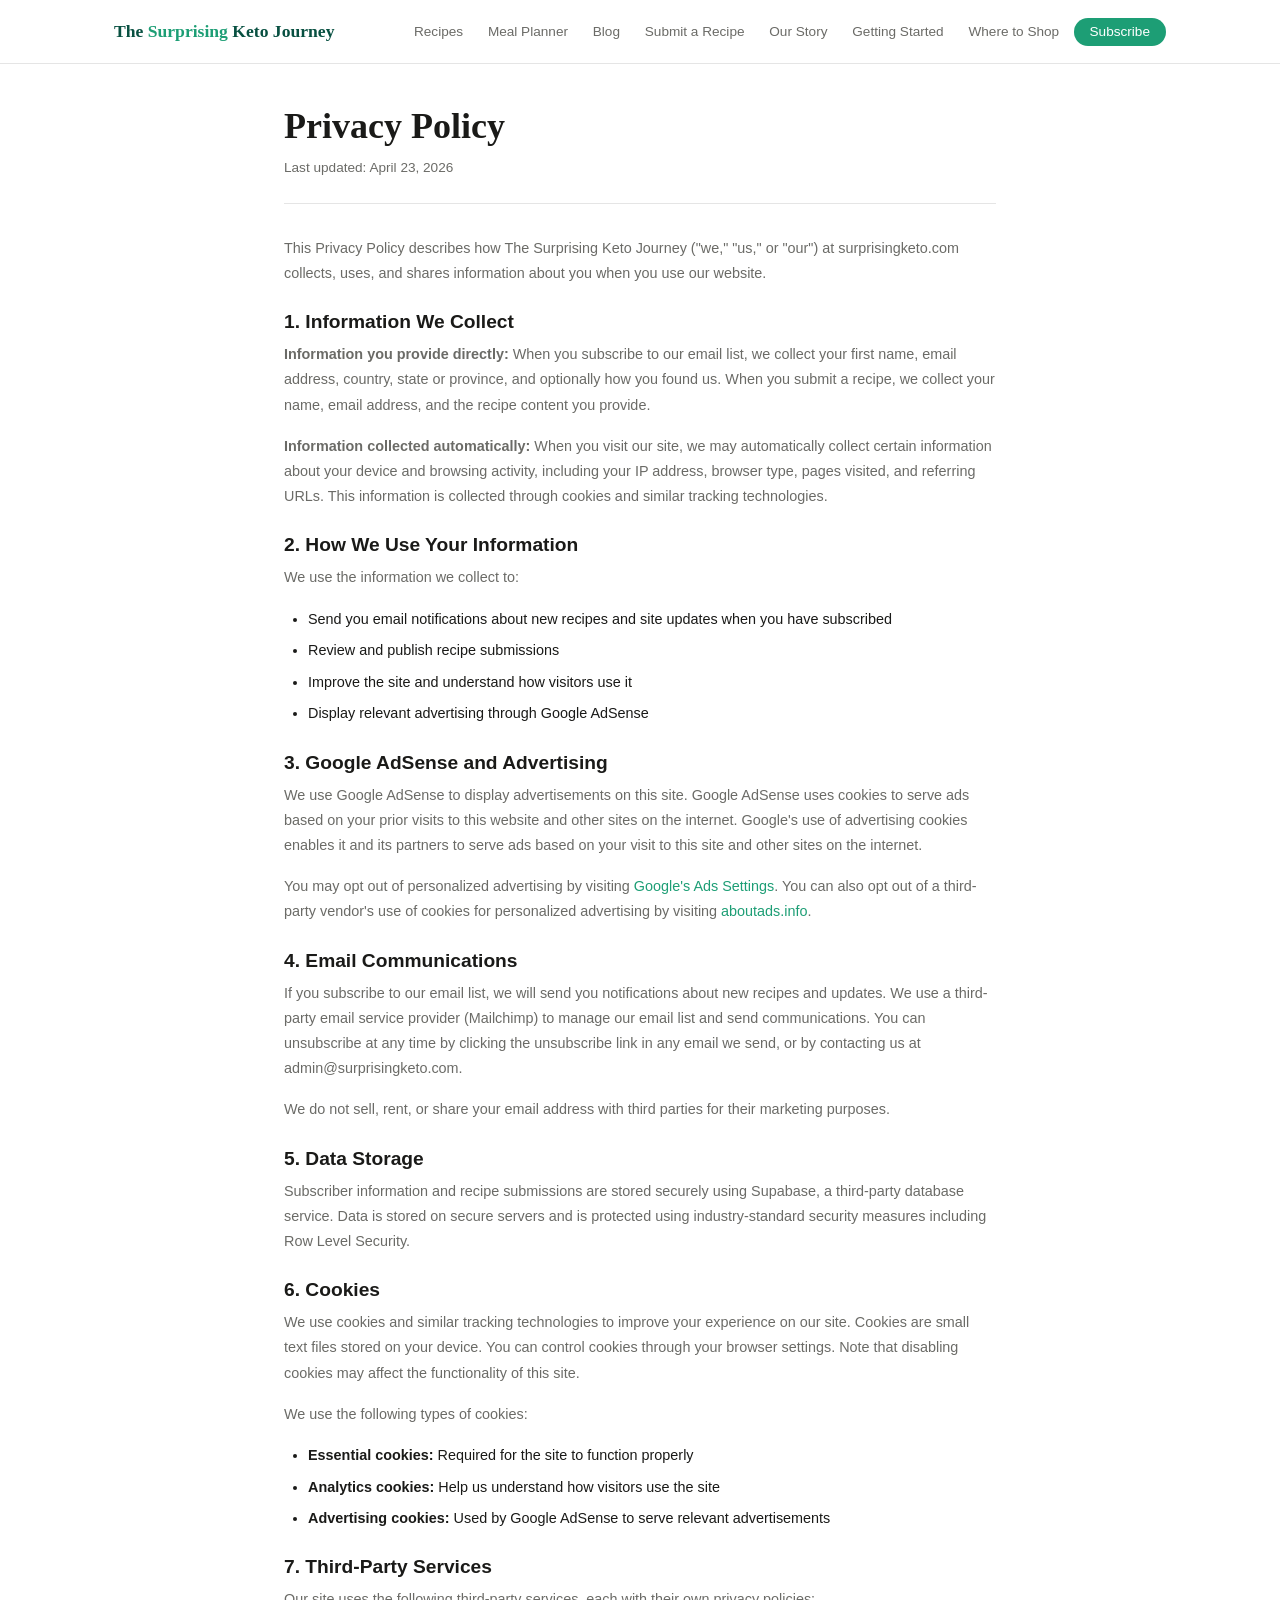
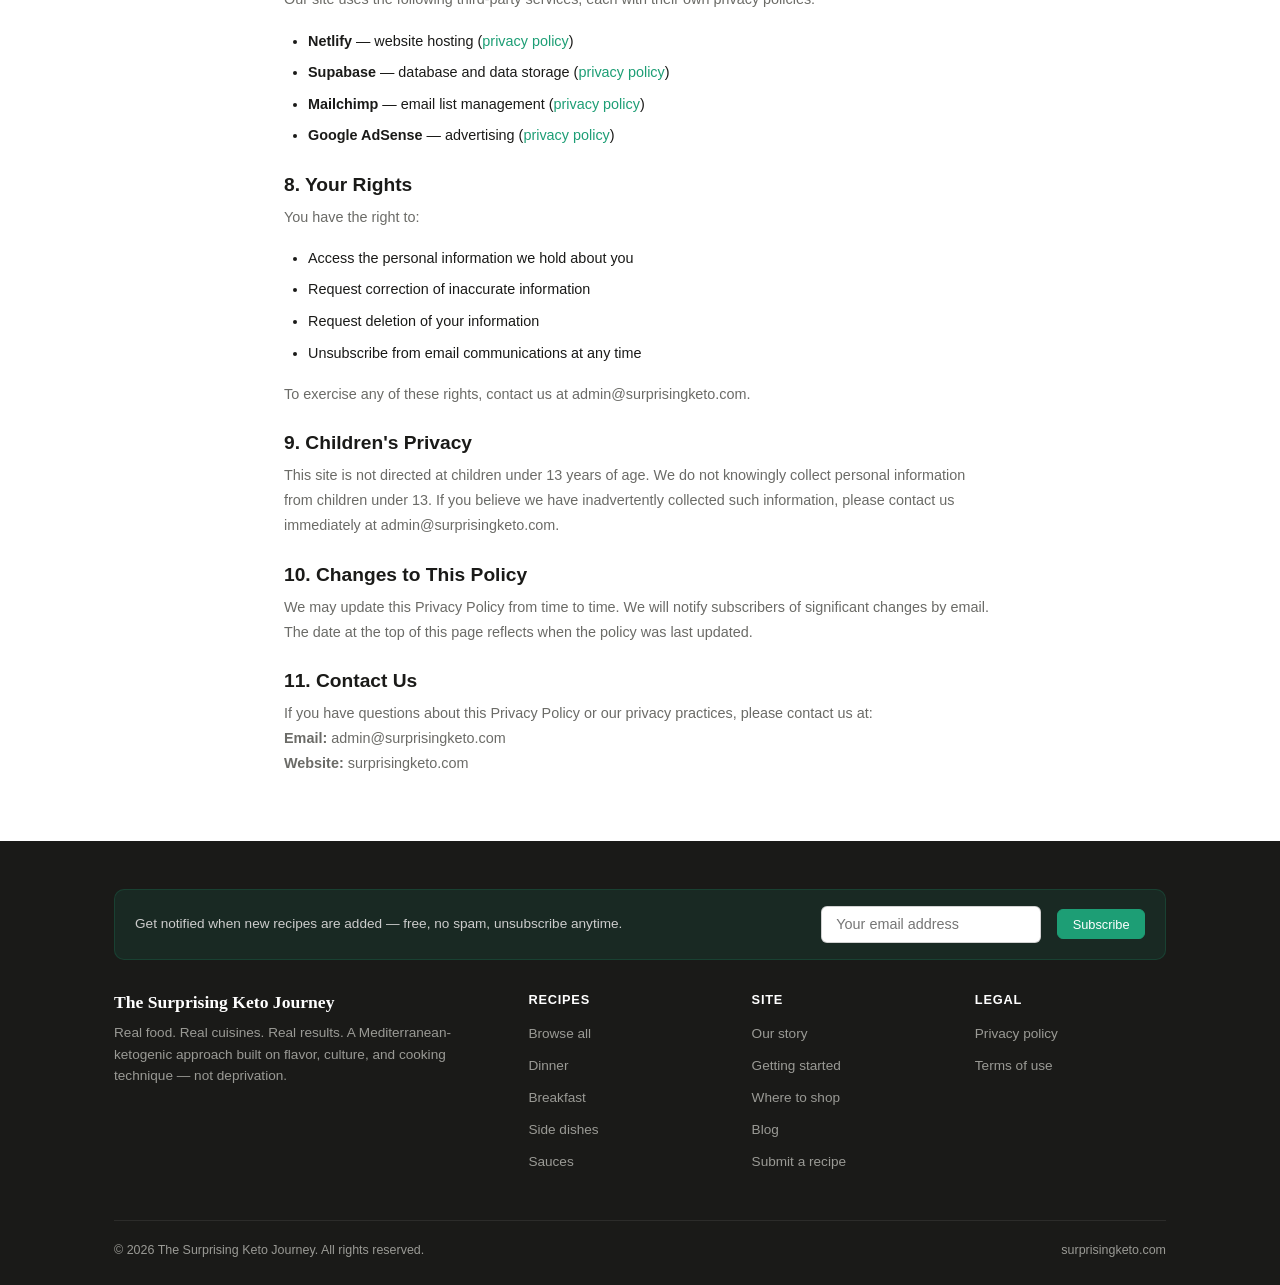
<file: privacy/index.html>
<!DOCTYPE html>
<html lang="en">
<head>
  <meta charset="UTF-8">
  <meta name="viewport" content="width=device-width, initial-scale=1.0">
  <title>Privacy Policy — The Surprising Keto Journey</title>
  <meta name="description" content="Privacy policy for surprisingketo.com">
  <link rel="stylesheet" href="/css/style.css">
</head>
<body>

<nav id="site-nav"></nav>

<div class="container" style="max-width:760px;">

  <div class="page-header">
    <h1>Privacy Policy</h1>
    <p style="font-size:0.85rem;color:var(--text-muted);">Last updated: April 23, 2026</p>
  </div>

  <div style="font-size:0.9rem;line-height:1.75;color:var(--text);">

    <p>This Privacy Policy describes how The Surprising Keto Journey ("we," "us," or "our") at surprisingketo.com collects, uses, and shares information about you when you use our website.</p>

    <h3 style="margin:1.5rem 0 0.5rem;">1. Information We Collect</h3>

    <p><strong>Information you provide directly:</strong> When you subscribe to our email list, we collect your first name, email address, country, state or province, and optionally how you found us. When you submit a recipe, we collect your name, email address, and the recipe content you provide.</p>

    <p><strong>Information collected automatically:</strong> When you visit our site, we may automatically collect certain information about your device and browsing activity, including your IP address, browser type, pages visited, and referring URLs. This information is collected through cookies and similar tracking technologies.</p>

    <h3 style="margin:1.5rem 0 0.5rem;">2. How We Use Your Information</h3>

    <p>We use the information we collect to:</p>
    <ul style="padding-left:1.5rem;margin-bottom:1rem;">
      <li style="margin-bottom:0.4rem;">Send you email notifications about new recipes and site updates when you have subscribed</li>
      <li style="margin-bottom:0.4rem;">Review and publish recipe submissions</li>
      <li style="margin-bottom:0.4rem;">Improve the site and understand how visitors use it</li>
      <li style="margin-bottom:0.4rem;">Display relevant advertising through Google AdSense</li>
    </ul>

    <h3 style="margin:1.5rem 0 0.5rem;">3. Google AdSense and Advertising</h3>

    <p>We use Google AdSense to display advertisements on this site. Google AdSense uses cookies to serve ads based on your prior visits to this website and other sites on the internet. Google's use of advertising cookies enables it and its partners to serve ads based on your visit to this site and other sites on the internet.</p>

    <p>You may opt out of personalized advertising by visiting <a href="https://www.google.com/settings/ads" target="_blank" rel="noopener">Google's Ads Settings</a>. You can also opt out of a third-party vendor's use of cookies for personalized advertising by visiting <a href="https://www.aboutads.info" target="_blank" rel="noopener">aboutads.info</a>.</p>

    <h3 style="margin:1.5rem 0 0.5rem;">4. Email Communications</h3>

    <p>If you subscribe to our email list, we will send you notifications about new recipes and updates. We use a third-party email service provider (Mailchimp) to manage our email list and send communications. You can unsubscribe at any time by clicking the unsubscribe link in any email we send, or by contacting us at admin@surprisingketo.com.</p>

    <p>We do not sell, rent, or share your email address with third parties for their marketing purposes.</p>

    <h3 style="margin:1.5rem 0 0.5rem;">5. Data Storage</h3>

    <p>Subscriber information and recipe submissions are stored securely using Supabase, a third-party database service. Data is stored on secure servers and is protected using industry-standard security measures including Row Level Security.</p>

    <h3 style="margin:1.5rem 0 0.5rem;">6. Cookies</h3>

    <p>We use cookies and similar tracking technologies to improve your experience on our site. Cookies are small text files stored on your device. You can control cookies through your browser settings. Note that disabling cookies may affect the functionality of this site.</p>

    <p>We use the following types of cookies:</p>
    <ul style="padding-left:1.5rem;margin-bottom:1rem;">
      <li style="margin-bottom:0.4rem;"><strong>Essential cookies:</strong> Required for the site to function properly</li>
      <li style="margin-bottom:0.4rem;"><strong>Analytics cookies:</strong> Help us understand how visitors use the site</li>
      <li style="margin-bottom:0.4rem;"><strong>Advertising cookies:</strong> Used by Google AdSense to serve relevant advertisements</li>
    </ul>

    <h3 style="margin:1.5rem 0 0.5rem;">7. Third-Party Services</h3>

    <p>Our site uses the following third-party services, each with their own privacy policies:</p>
    <ul style="padding-left:1.5rem;margin-bottom:1rem;">
      <li style="margin-bottom:0.4rem;"><strong>Netlify</strong> — website hosting (<a href="https://www.netlify.com/privacy/" target="_blank" rel="noopener">privacy policy</a>)</li>
      <li style="margin-bottom:0.4rem;"><strong>Supabase</strong> — database and data storage (<a href="https://supabase.com/privacy" target="_blank" rel="noopener">privacy policy</a>)</li>
      <li style="margin-bottom:0.4rem;"><strong>Mailchimp</strong> — email list management (<a href="https://mailchimp.com/legal/privacy/" target="_blank" rel="noopener">privacy policy</a>)</li>
      <li style="margin-bottom:0.4rem;"><strong>Google AdSense</strong> — advertising (<a href="https://policies.google.com/privacy" target="_blank" rel="noopener">privacy policy</a>)</li>
    </ul>

    <h3 style="margin:1.5rem 0 0.5rem;">8. Your Rights</h3>

    <p>You have the right to:</p>
    <ul style="padding-left:1.5rem;margin-bottom:1rem;">
      <li style="margin-bottom:0.4rem;">Access the personal information we hold about you</li>
      <li style="margin-bottom:0.4rem;">Request correction of inaccurate information</li>
      <li style="margin-bottom:0.4rem;">Request deletion of your information</li>
      <li style="margin-bottom:0.4rem;">Unsubscribe from email communications at any time</li>
    </ul>

    <p>To exercise any of these rights, contact us at admin@surprisingketo.com.</p>

    <h3 style="margin:1.5rem 0 0.5rem;">9. Children's Privacy</h3>

    <p>This site is not directed at children under 13 years of age. We do not knowingly collect personal information from children under 13. If you believe we have inadvertently collected such information, please contact us immediately at admin@surprisingketo.com.</p>

    <h3 style="margin:1.5rem 0 0.5rem;">10. Changes to This Policy</h3>

    <p>We may update this Privacy Policy from time to time. We will notify subscribers of significant changes by email. The date at the top of this page reflects when the policy was last updated.</p>

    <h3 style="margin:1.5rem 0 0.5rem;">11. Contact Us</h3>

    <p>If you have questions about this Privacy Policy or our privacy practices, please contact us at:<br>
    <strong>Email:</strong> admin@surprisingketo.com<br>
    <strong>Website:</strong> surprisingketo.com</p>

  </div>

</div>

<footer id="site-footer"></footer>

<script src="/js/app.js"></script>
<script>
  renderNav('');
  renderFooter();
</script>
</body>
</html>
</file>
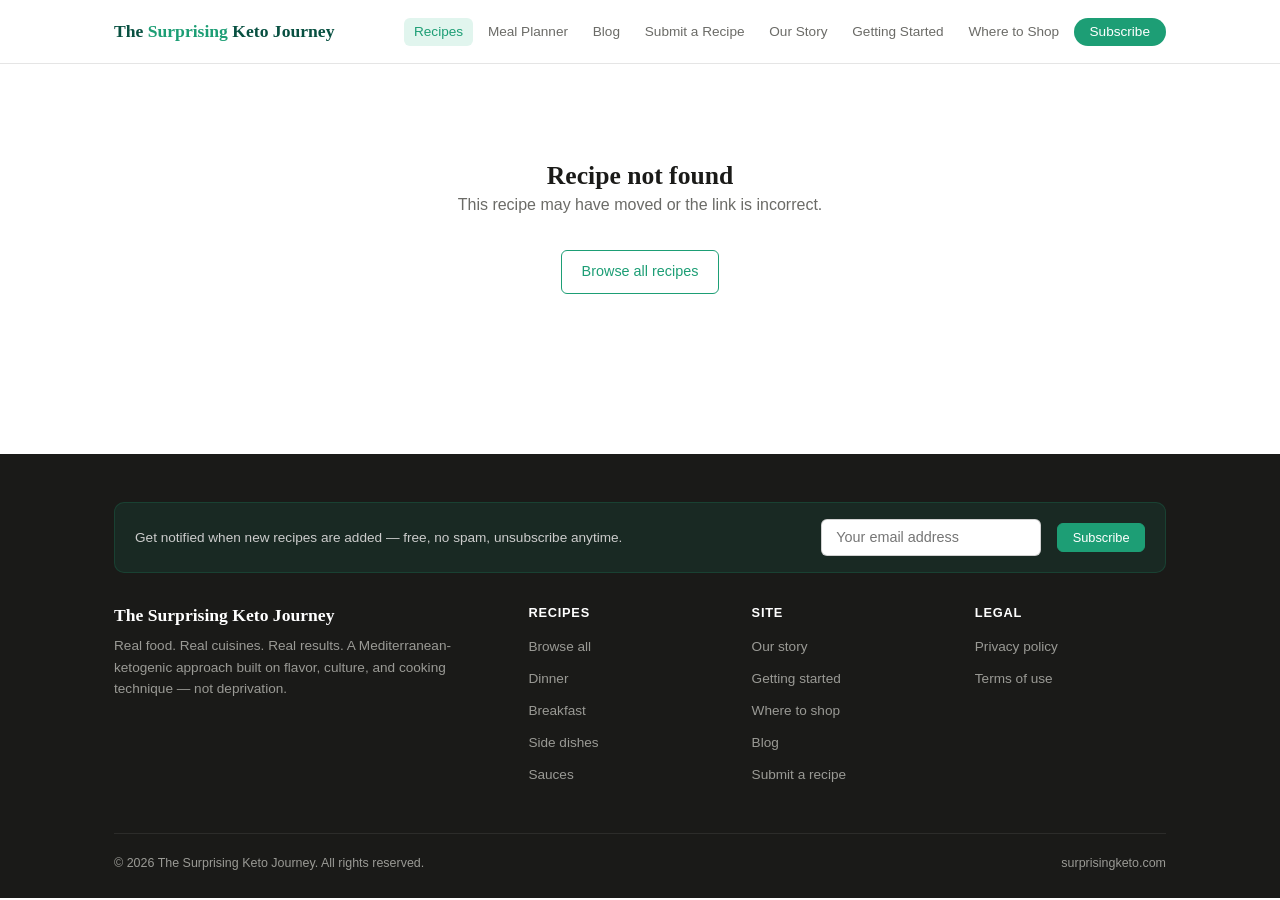
<file: recipe/index.html>
<!DOCTYPE html>
<html lang="en">
<head>
  <meta charset="UTF-8">
  <meta name="viewport" content="width=device-width, initial-scale=1.0">
  <title id="pageTitle">Recipe — The Surprising Keto Journey</title>
  <meta name="description" id="pageDesc" content="Keto recipe from The Surprising Keto Journey">
  <link rel="stylesheet" href="/css/style.css">
</head>
<body>

<nav id="site-nav"></nav>

<div class="container">
  <div id="recipeContent" style="padding:2rem 0;"></div>
</div>

<footer id="site-footer"></footer>

<script src="/js/data.js"></script>
<script src="/js/app.js"></script>
<script>
  renderNav('Recipes');
  renderFooter();

  const id = getParam('id');
  const r  = RECIPES.find(x => x.id === id);

  if (!r) {
    document.getElementById('recipeContent').innerHTML = `
      <div style="text-align:center;padding:4rem 0;">
        <h2>Recipe not found</h2>
        <p>This recipe may have moved or the link is incorrect.</p>
        <a href="/recipes/" class="btn btn-outline" style="margin-top:1rem;">Browse all recipes</a>
      </div>
    `;
  } else {
    document.title = `${r.title} — The Surprising Keto Journey`;
    document.getElementById('pageDesc').content = r.description;

    const methods    = Object.keys(r.steps || {});
    const firstMeth  = methods[0] || '';
    const yeastAlert = r.yeast_flag ? `<span class="badge badge-yeast" style="font-size:0.75rem;padding:4px 10px;">&#9888; ${r.yeast_note || 'Verify label for yeast extract'}</span>` : '';

    /* Method tabs */
    const tabs = methods.map((m, i) => `
      <div class="method-tab ${i === 0 ? 'active' : ''}" onclick="setMethod('${m}',this)">${m}</div>
    `).join('');

    /* Steps per method */
    const stepPanels = methods.map((m, i) => {
      const steps = (r.steps[m] || []).map((s, idx) => `
        <li class="step-item">
          <div class="step-num">${idx + 1}</div>
          <div class="step-text">${s}</div>
        </li>
      `).join('');
      return `<div id="steps_${m.replace(/\s/g,'_')}" class="method-content ${i === 0 ? 'active' : ''}"><ol class="step-list">${steps}</ol></div>`;
    }).join('');

    /* Ingredients */
    const ings = (r.ingredients || []).map(ing => `
      <li>
        ${ing.qty ? `<strong>${ing.qty}</strong> ` : ''}${ing.item}
        ${ing.source ? `<span class="ing-source">${ing.source}</span>` : ''}
      </li>
    `).join('');

    /* Substitutes */
    const subs = (r.substitutes || []).map(s => `
      <div class="sub-item">
        <div class="sub-ing">${s.ingredient}</div>
        <div class="sub-alt">${s.alt}</div>
        ${s.store ? `<div class="sub-store">${s.store}</div>` : ''}
      </div>
    `).join('');

    const subsSection = subs ? `
      <button class="cant-find-btn" onclick="toggleSubs(this)" id="cfBtn">
        Can't find an ingredient?
        <span class="cf-arrow">&#9660;</span>
      </button>
      <div class="cant-find-panel" id="cfPanel">
        ${subs}
        <div class="store-tip">
          Not sure where to find specialty ingredients? Search Google for <strong>"[ingredient] near me"</strong> or <strong>"Asian grocery [your city]"</strong> or <strong>"fish market [your city]"</strong>. Warehouse clubs (Costco, Sam's Club, BJ's) are great for oils, proteins, and pantry items in bulk.
        </div>
      </div>
    ` : '';

    /* Carb table */
    const carbRows = (r.carb_breakdown || []).map((c, i) => {
      const isTotal = i === (r.carb_breakdown.length - 1);
      return `<tr class="${isTotal ? 'total' : ''}"><td>${c.item}</td><td>${c.carbs}</td></tr>`;
    }).join('');

    /* Notes */
    const notes = (r.notes || []).map(n => `
      <div class="note-item"><div class="note-dot"></div><div>${n}</div></div>
    `).join('');

    /* Sides */
    const sides = (r.sides || []).length ? `
      <hr class="divider">
      <div class="col-head" style="margin-bottom:0.75rem;">Pairs well with</div>
      <div class="sides-row">
        ${r.sides.map(s => `<a href="/recipes/?q=${encodeURIComponent(s)}" class="side-chip">${s}</a>`).join('')}
      </div>
    ` : '';

    document.getElementById('recipeContent').innerHTML = `
      <a href="/recipes/" class="back-link">&#8592; All recipes</a>

      <div class="recipe-detail-header">
        <div class="tag-row" style="margin-bottom:8px;">
          <span class="badge badge-cuisine">${r.cuisine}</span>
          ${r.protein ? `<span class="badge badge-method">${r.protein}</span>` : ''}
          <span class="badge badge-gray">${r.time}</span>
          <span class="badge badge-gray">${r.skill}</span>
        </div>
        <h1 style="margin-bottom:0.5rem;">${r.title}</h1>
        <p class="lead" style="margin-bottom:0.75rem;">${r.description}</p>
        ${yeastAlert}
      </div>

      <div class="stat-grid">
        <div class="stat-card"><div class="s-label">Net carbs</div><div class="s-val green">${r.net_carbs}</div></div>
        <div class="stat-card"><div class="s-label">Protein</div><div class="s-val">${r.protein_g}</div></div>
        <div class="stat-card"><div class="s-label">Serves</div><div class="s-val">${r.serves}</div></div>
        <div class="stat-card"><div class="s-label">Methods</div><div class="s-val" style="font-size:0.95rem;">${methods.join(', ')}</div></div>
      </div>

      <hr class="divider">

      <!-- Ad slot (in-content rectangle) -->
      <div class="ad-slot" style="margin-bottom:1.5rem;">
        <!-- Google AdSense medium rectangle (300x250) — insert code after approval -->
        Advertisement
      </div>

      <div class="col-head" style="margin-bottom:0.75rem;">Choose your cooking method</div>
      <div class="method-tabs">${tabs}</div>

      <div class="two-col">
        <div>
          <div class="col-head">Ingredients</div>
          <ul class="ing-list">${ings}</ul>
          ${subsSection}
        </div>
        <div>
          <div class="col-head" id="methodLabel">Method — ${firstMeth}</div>
          ${stepPanels}
        </div>
      </div>

      <hr class="divider">
      <div class="col-head" style="margin-bottom:0.75rem;">Carb breakdown</div>
      <table class="carb-table">
        <thead><tr><th>Ingredient</th><th>Net carbs</th></tr></thead>
        <tbody>${carbRows}</tbody>
      </table>

      ${notes ? `<hr class="divider"><div class="col-head" style="margin-bottom:0.75rem;">Notes</div><div class="notes-box">${notes}</div>` : ''}

      ${sides}

      <div id="recipeSubscribe" style="margin-top:2rem;"></div>
    `;

    renderSubscribeInline('recipeSubscribe', 'recipe');
  }

  /* Method tab switcher */
  function setMethod(method, el) {
    document.querySelectorAll('.method-tab').forEach(t => t.classList.remove('active'));
    document.querySelectorAll('.method-content').forEach(c => c.classList.remove('active'));
    el.classList.add('active');
    const safeKey = method.replace(/\s/g, '_');
    const panel   = document.getElementById(`steps_${safeKey}`);
    if (panel) panel.classList.add('active');
    document.getElementById('methodLabel').textContent = `Method — ${method}`;
  }

  /* Substitutes toggle */
  function toggleSubs(btn) {
    const panel = document.getElementById('cfPanel');
    btn.classList.toggle('open');
    panel.classList.toggle('open');
  }
</script>
</body>
</html>
</file>
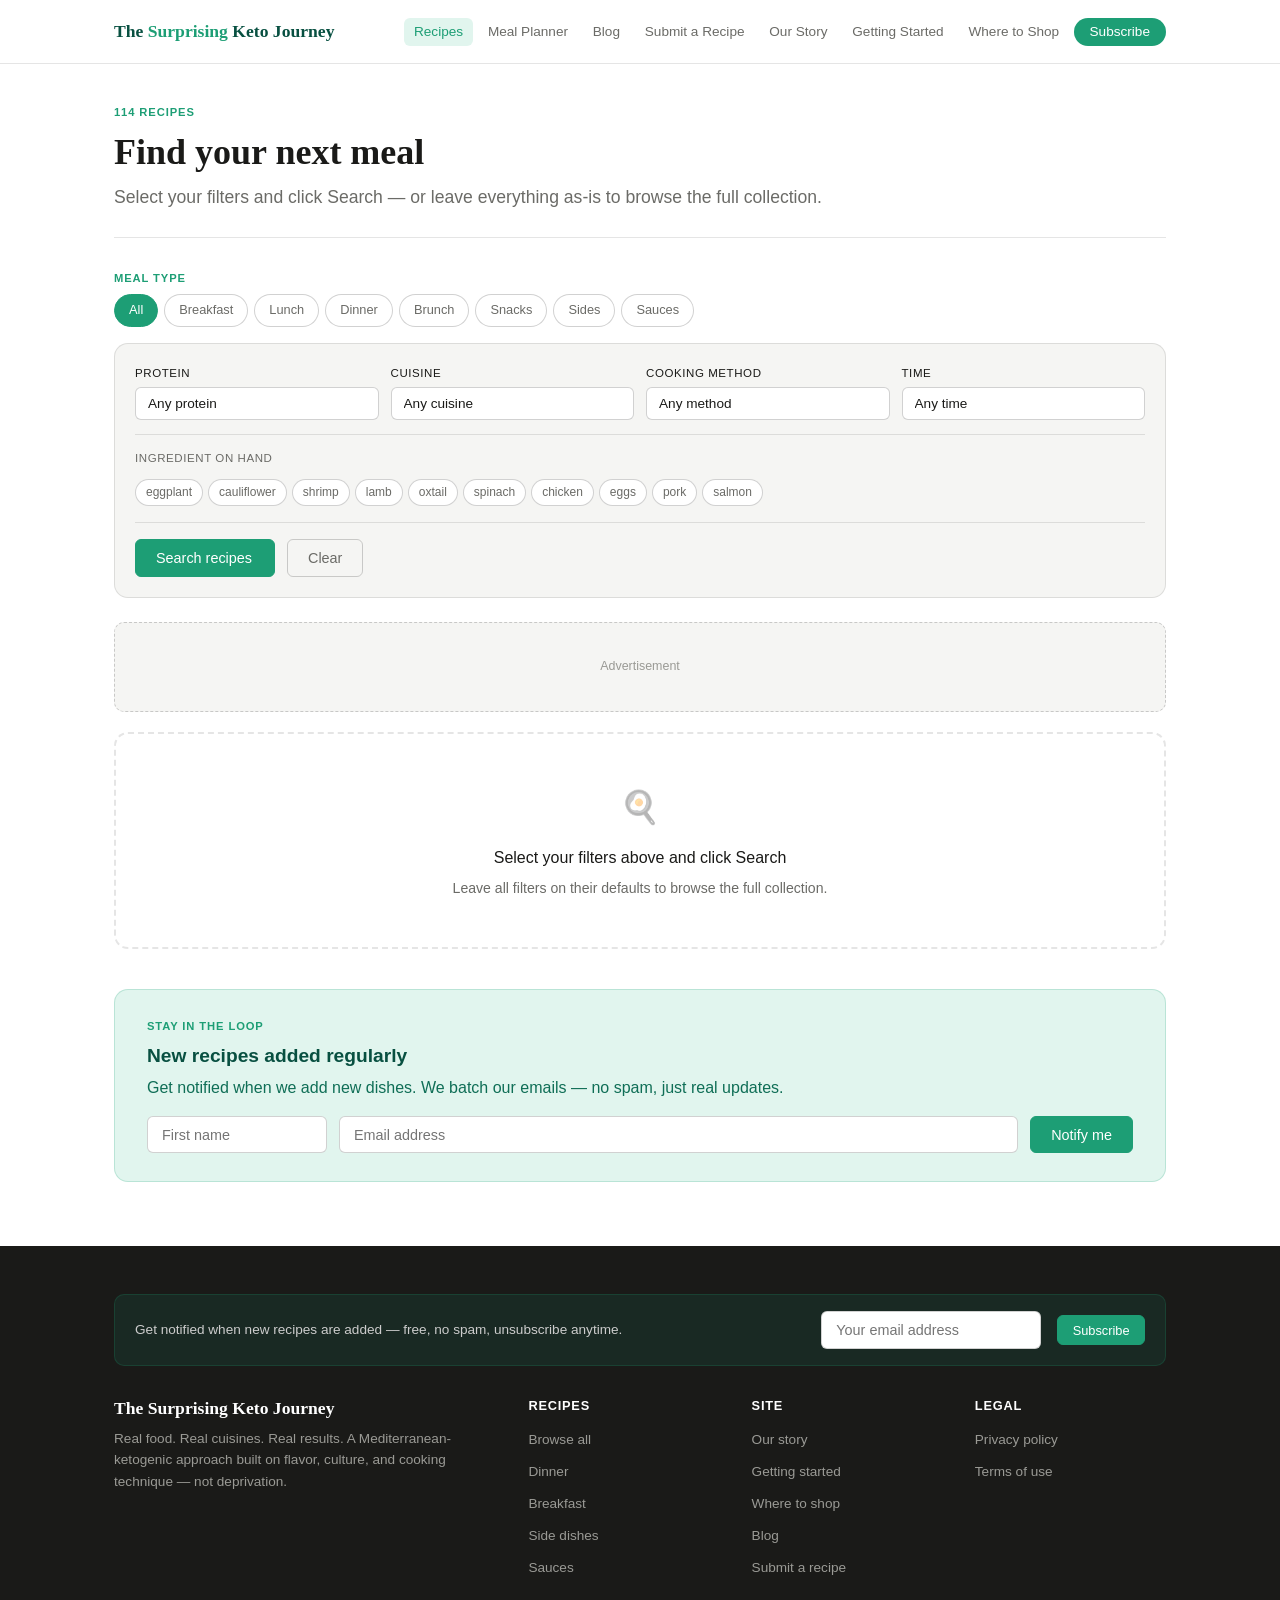
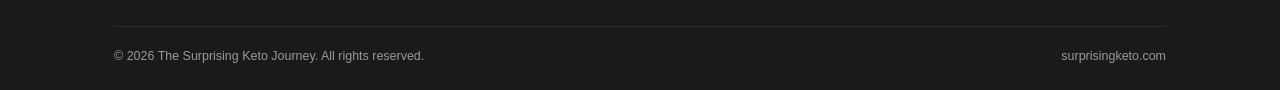
<file: recipes/index.html>
<!DOCTYPE html>
<html lang="en">
<head>
  <meta charset="UTF-8">
  <meta name="viewport" content="width=device-width, initial-scale=1.0">
  <title>Recipes — The Surprising Keto Journey</title>
  <meta name="description" content="Browse keto recipes across African, Mediterranean, Cajun, Soul Food, and BBQ cuisines. Filter by meal type, cuisine, protein, cooking method, and time.">
  <link rel="stylesheet" href="/css/style.css">
</head>
<body>

<nav id="site-nav"></nav>

<div class="container">
  <div class="page-header">
    <!-- Recipe count dynamically set from RECIPES.length in data.js -->
    <div class="section-label" id="recipeCountLabel">Recipes</div>
    <h1>Find your next meal</h1>
    <p class="lead">Select your filters and click Search — or leave everything as-is to browse the full collection.</p>
  </div>

  <!-- Meal type pills -->
  <div class="section-label" style="margin-bottom:0.4rem;">Meal type</div>
  <div class="pill-row" id="catPills">
    <div class="pill active" data-cat="All" onclick="setCat(this)">All</div>
    <div class="pill" data-cat="Breakfast" onclick="setCat(this)">Breakfast</div>
    <div class="pill" data-cat="Lunch" onclick="setCat(this)">Lunch</div>
    <div class="pill" data-cat="Dinner" onclick="setCat(this)">Dinner</div>
    <div class="pill" data-cat="Brunch" onclick="setCat(this)">Brunch</div>
    <div class="pill" data-cat="Snacks" onclick="setCat(this)">Snacks</div>
    <div class="pill" data-cat="Sides" onclick="setCat(this)">Sides</div>
    <div class="pill" data-cat="Sauces" onclick="setCat(this)">Sauces</div>
  </div>

  <!-- Filter bar -->
  <div class="filter-bar">
    <div class="filter-row">
      <div class="filter-group">
        <label>Protein</label>
        <select id="selProtein">
          <option value="">Any protein</option>
          <option>Fish</option><option>Lamb</option><option>Chicken</option>
          <option>Pork</option><option>Beef</option><option>Shellfish</option><option>Eggs</option>
        </select>
      </div>
      <div class="filter-group">
        <label>Cuisine</label>
        <select id="selCuisine">
          <option value="">Any cuisine</option>
          <option>Mediterranean</option><option>West African</option><option>East African</option>
          <option>North African</option><option>Cajun / Creole</option><option>Soul Food</option>
          <option>BBQ</option><option>Greek</option><option>Spanish</option>
        </select>
      </div>
      <div class="filter-group">
        <label>Cooking method</label>
        <select id="selMethod">
          <option value="">Any method</option>
          <option>Grill</option><option>Smoker</option><option>Oven</option>
          <option>Slow cooker</option><option>Pressure cooker</option><option>Stovetop</option><option>No cook</option>
        </select>
      </div>
      <div class="filter-group">
        <label>Time</label>
        <select id="selTime">
          <option value="">Any time</option>
          <option>Under 30 min</option><option>30–60 min</option><option>Weekend project</option>
        </select>
      </div>
    </div>

    <div style="margin-top:0.875rem;border-top:1px solid var(--border);padding-top:0.875rem;">
      <div style="font-size:0.72rem;text-transform:uppercase;letter-spacing:0.05em;color:var(--text-muted);margin-bottom:0.4rem;">Ingredient on hand</div>
      <div class="ing-chips" id="ingChips">
        <div class="ing-chip" onclick="toggleIng(this)">eggplant</div>
        <div class="ing-chip" onclick="toggleIng(this)">cauliflower</div>
        <div class="ing-chip" onclick="toggleIng(this)">shrimp</div>
        <div class="ing-chip" onclick="toggleIng(this)">lamb</div>
        <div class="ing-chip" onclick="toggleIng(this)">oxtail</div>
        <div class="ing-chip" onclick="toggleIng(this)">spinach</div>
        <div class="ing-chip" onclick="toggleIng(this)">chicken</div>
        <div class="ing-chip" onclick="toggleIng(this)">eggs</div>
        <div class="ing-chip" onclick="toggleIng(this)">pork</div>
        <div class="ing-chip" onclick="toggleIng(this)">salmon</div>
      </div>
    </div>

    <!-- Search and Clear buttons -->
    <div style="display:flex;gap:0.75rem;margin-top:1rem;padding-top:1rem;border-top:1px solid var(--border);">
      <button class="btn btn-primary" onclick="runSearch()" style="min-width:140px;">Search recipes</button>
      <button class="btn btn-ghost" onclick="clearAll()">Clear</button>
    </div>
  </div>

  <!-- Ad slot -->
  <div class="ad-slot" style="margin-bottom:1.25rem;">
    <!-- Google AdSense leaderboard — insert code after approval -->
    Advertisement
  </div>

  <!-- Prompt state — shown before first search -->
  <div id="promptState" style="text-align:center;padding:3rem 0;color:var(--text-muted);border:2px dashed var(--border);border-radius:var(--radius-lg);">
    <div style="font-size:2rem;margin-bottom:0.75rem;opacity:0.35;">&#127859;</div>
    <div style="font-size:1rem;font-weight:500;color:var(--text);margin-bottom:0.4rem;">Select your filters above and click Search</div>
    <div style="font-size:0.88rem;">Leave all filters on their defaults to browse the full collection.</div>
  </div>

  <!-- Results header — hidden until search runs -->
  <div id="resultsHeader" style="display:none;justify-content:space-between;align-items:center;margin-bottom:1rem;">
    <div id="resultsCount" style="font-size:0.85rem;color:var(--text-muted);"></div>
    <div style="font-size:0.78rem;color:var(--text-muted);">sorted by net carbs: low to high</div>
  </div>

  <!-- Results grid -->
  <div class="recipe-grid" id="resultsGrid"></div>

  <!-- No results state -->
  <div id="noResults" style="display:none;text-align:center;padding:3rem 0;color:var(--text-muted);">
    <div style="font-size:1.25rem;margin-bottom:0.5rem;">No recipes match those filters</div>
    <div style="font-size:0.9rem;">Try broadening your selection or
      <button class="btn btn-ghost btn-sm" onclick="clearAll()">clear all filters</button>
    </div>
  </div>

  <!-- Subscribe -->
  <div id="recipesSubscribe" style="margin-top:2rem;"></div>
</div>

<footer id="site-footer"></footer>

<script src="/js/data.js"></script>
<script src="/js/app.js"></script>
<script>
  renderNav('Recipes');
  renderFooter();
  renderSubscribeInline('recipesSubscribe', 'recipes');

  /* Set real recipe count dynamically from data.js */
  document.getElementById('recipeCountLabel').textContent =
    RECIPES.length + ' recipe' + (RECIPES.length !== 1 ? 's' : '');

  let activeCat = 'All';

  /* Check URL params on load — auto-search if params present */
  const paramCat     = getParam('cat');
  const paramCuisine = getParam('cuisine');
  if (paramCat) {
    activeCat = paramCat;
    document.querySelectorAll('.pill').forEach(p => {
      p.classList.toggle('active', p.dataset.cat === paramCat);
    });
  }
  if (paramCuisine) {
    document.getElementById('selCuisine').value = paramCuisine;
  }
  /* Auto-search only if URL params were present */
  if (paramCat || paramCuisine) runSearch();

  function setCat(el) {
    document.querySelectorAll('.pill').forEach(p => p.classList.remove('active'));
    el.classList.add('active');
    activeCat = el.dataset.cat;
    /* No auto-run — user clicks Search */
  }

  function toggleIng(el) {
    el.classList.toggle('sel');
    /* No auto-run — user clicks Search */
  }

  function runSearch() {
    const protein = document.getElementById('selProtein').value;
    const cuisine = document.getElementById('selCuisine').value;
    const method  = document.getElementById('selMethod').value;
    const time    = document.getElementById('selTime').value;

    /* Collect all selected ingredient chips as lowercase strings */
    const selectedIngs = [...document.querySelectorAll('.ing-chip.sel')]
      .map(c => c.textContent.trim().toLowerCase());

    let filtered = RECIPES.filter(r => {
      /* Meal type */
      if (activeCat !== 'All' && !(r.category || []).includes(activeCat)) return false;

      /* Protein */
      if (protein && r.protein !== protein) return false;

      /* Cuisine */
      if (cuisine && r.cuisine !== cuisine) return false;

      /* Cooking method */
      if (method && !(r.methods || []).includes(method)) return false;

      /* Time */
      if (time && r.time !== time) return false;

      /* Ingredient chips — recipe must contain every selected ingredient
         somewhere in its ingredient list item text */
      if (selectedIngs.length > 0) {
        const ingText = (r.ingredients || [])
          .map(i => (i.item || '').toLowerCase())
          .join(' ');
        const allMatch = selectedIngs.every(ing => ingText.includes(ing));
        if (!allMatch) return false;
      }

      return true;
    });

    /* Sort by net carbs low to high */
    filtered.sort((a, b) => parseFloat(a.net_carbs) - parseFloat(b.net_carbs));

    const grid      = document.getElementById('resultsGrid');
    const noRes     = document.getElementById('noResults');
    const prompt    = document.getElementById('promptState');
    const resHeader = document.getElementById('resultsHeader');
    const count     = document.getElementById('resultsCount');

    /* Always hide prompt once search runs */
    prompt.style.display = 'none';

    if (filtered.length === 0) {
      resHeader.style.display = 'none';
      grid.innerHTML = '';
      noRes.style.display = 'block';
    } else {
      noRes.style.display = 'none';
      resHeader.style.display = 'flex';
      count.textContent =
        `${filtered.length} recipe${filtered.length !== 1 ? 's' : ''}` +
        (activeCat !== 'All' ? ' in ' + activeCat : '');
      grid.innerHTML = filtered.map(buildRecipeCard).join('');
    }
  }

  function clearAll() {
    /* Reset meal type pills */
    activeCat = 'All';
    document.querySelectorAll('.pill').forEach(p => {
      p.classList.toggle('active', p.dataset.cat === 'All');
    });
    /* Reset all dropdowns */
    ['selProtein','selCuisine','selMethod','selTime'].forEach(id => {
      document.getElementById(id).value = '';
    });
    /* Reset ingredient chips */
    document.querySelectorAll('.ing-chip').forEach(c => c.classList.remove('sel'));
    /* Reset results back to prompt state */
    document.getElementById('resultsGrid').innerHTML = '';
    document.getElementById('noResults').style.display = 'none';
    document.getElementById('resultsHeader').style.display = 'none';
    document.getElementById('promptState').style.display = 'block';
  }
</script>
</body>
</html>
</file>
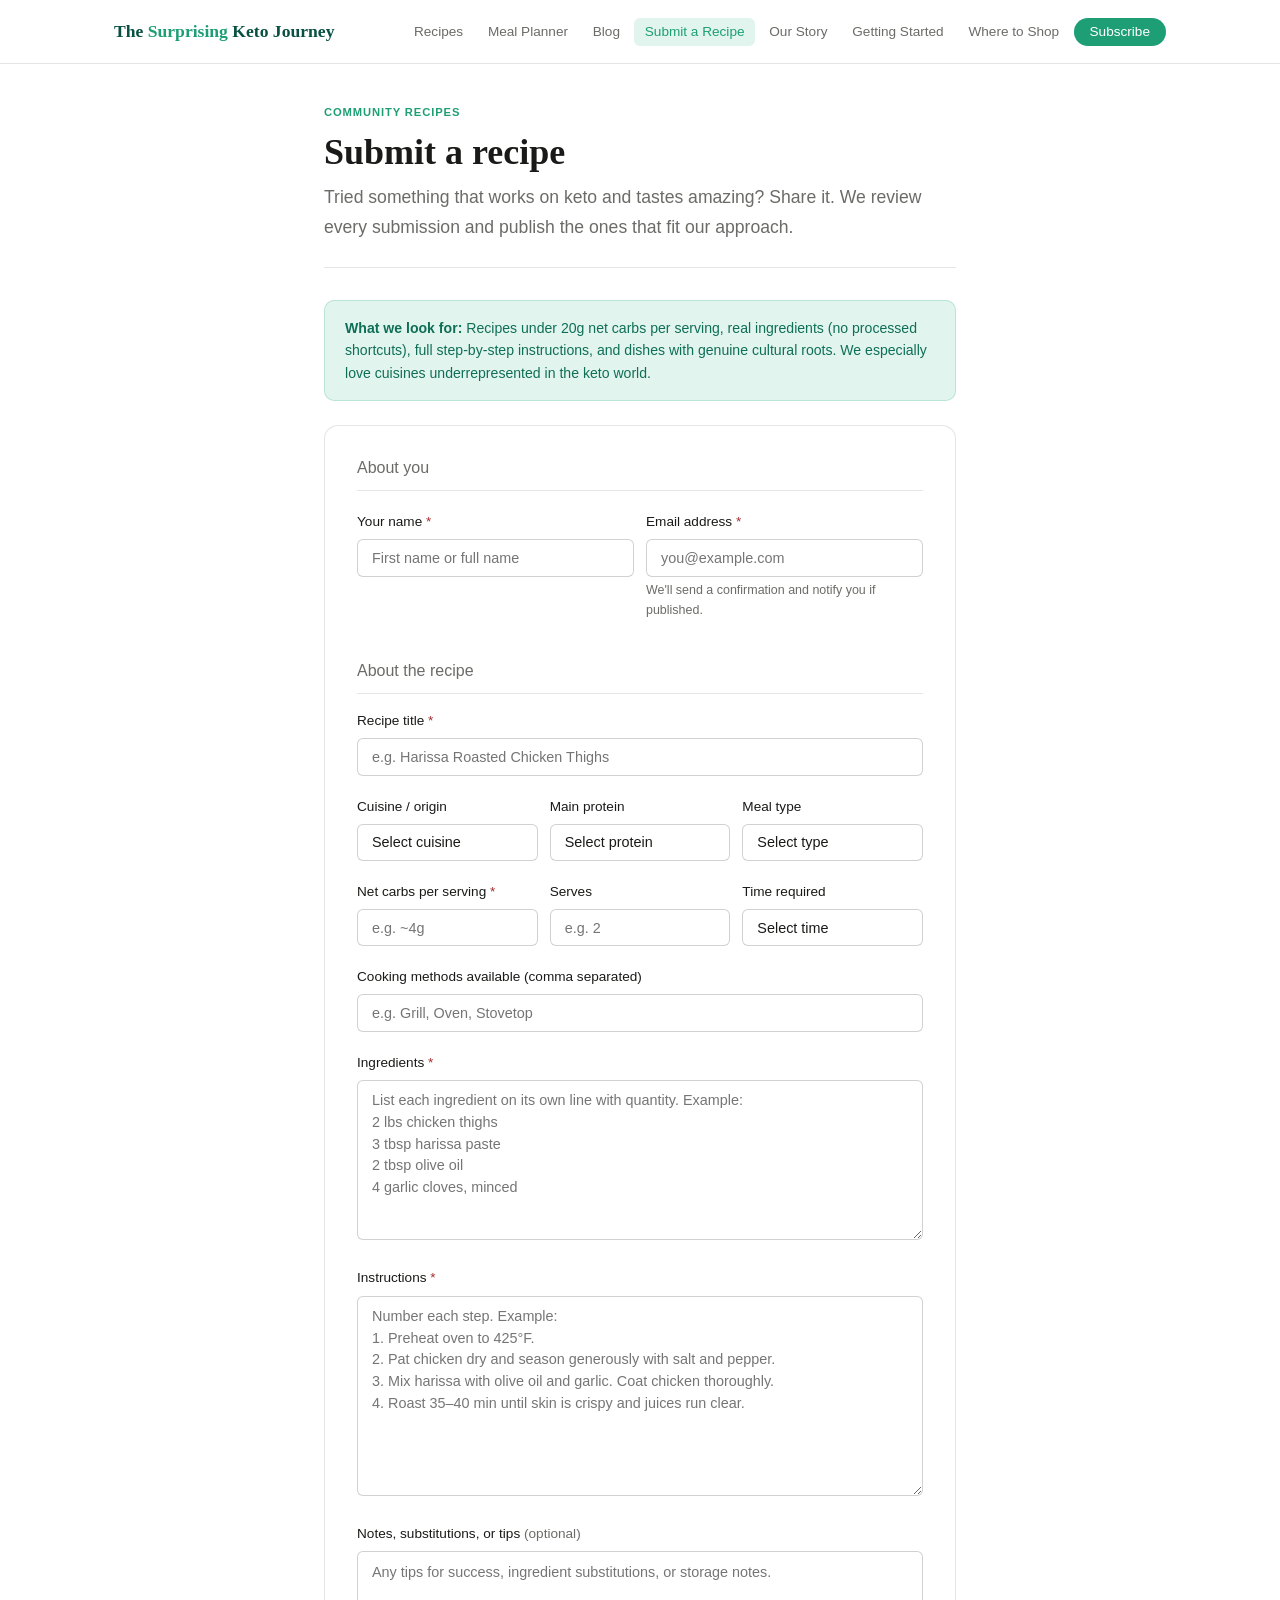
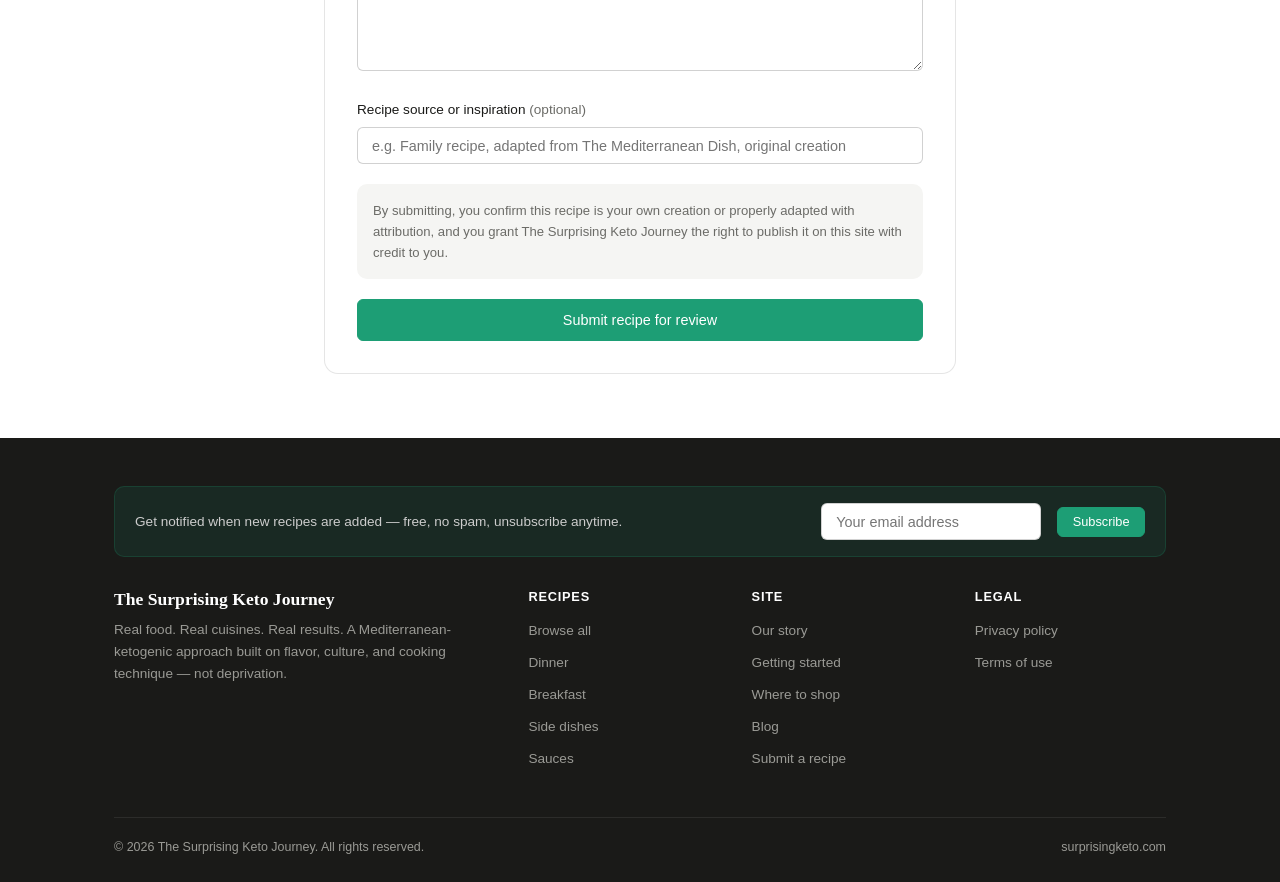
<file: submit/index.html>
<!DOCTYPE html>
<html lang="en">
<head>
  <meta charset="UTF-8">
  <meta name="viewport" content="width=device-width, initial-scale=1.0">
  <title>Submit a Recipe — The Surprising Keto Journey</title>
  <link rel="stylesheet" href="/css/style.css">
</head>
<body>

<nav id="site-nav"></nav>

<div class="container" style="max-width:680px;">
  <div class="page-header">
    <div class="section-label">Community recipes</div>
    <h1>Submit a recipe</h1>
    <p class="lead">Tried something that works on keto and tastes amazing? Share it. We review every submission and publish the ones that fit our approach.</p>
  </div>

  <div style="background:var(--green-light);border:1px solid rgba(29,158,117,0.2);border-radius:var(--radius-md);padding:1rem 1.25rem;margin-bottom:1.5rem;font-size:0.88rem;color:var(--green-mid);">
    <strong>What we look for:</strong> Recipes under 20g net carbs per serving, real ingredients (no processed shortcuts), full step-by-step instructions, and dishes with genuine cultural roots. We especially love cuisines underrepresented in the keto world.
  </div>

  <div class="card" style="padding:2rem;">
    <div class="alert alert-success" id="submitSuccess">
      <strong>Recipe received!</strong> Thank you for sharing. We review all submissions personally and will reach out if we publish yours. You should receive a confirmation email shortly.
    </div>
    <div class="alert alert-error" id="submitError">
      Something went wrong. Please try again or email your recipe directly to admin@surprisingketo.com
    </div>

    <div id="submitForm">
      <h3 style="margin-bottom:1.25rem;font-size:1rem;color:var(--text-muted);font-weight:400;border-bottom:1px solid var(--border);padding-bottom:0.75rem;">About you</h3>

      <div style="display:grid;grid-template-columns:1fr 1fr;gap:0.75rem;">
        <div class="form-group">
          <label for="subName">Your name <span style="color:var(--red-mid);">*</span></label>
          <input type="text" id="subName" placeholder="First name or full name" required>
        </div>
        <div class="form-group">
          <label for="subEmail">Email address <span style="color:var(--red-mid);">*</span></label>
          <input type="email" id="subEmail" placeholder="you@example.com" required>
          <div class="form-hint">We'll send a confirmation and notify you if published.</div>
        </div>
      </div>

      <h3 style="margin:1.25rem 0 1rem;font-size:1rem;color:var(--text-muted);font-weight:400;border-bottom:1px solid var(--border);padding-bottom:0.75rem;">About the recipe</h3>

      <div class="form-group">
        <label for="recTitle">Recipe title <span style="color:var(--red-mid);">*</span></label>
        <input type="text" id="recTitle" placeholder="e.g. Harissa Roasted Chicken Thighs" required>
      </div>

      <div style="display:grid;grid-template-columns:1fr 1fr 1fr;gap:0.75rem;">
        <div class="form-group">
          <label for="recCuisine">Cuisine / origin</label>
          <select id="recCuisine">
            <option value="">Select cuisine</option>
            <option>Mediterranean</option><option>West African</option><option>East African</option>
            <option>North African</option><option>Cajun / Creole</option><option>Soul Food</option>
            <option>BBQ / Smoke</option><option>Greek</option><option>Spanish</option>
            <option>Italian</option><option>Middle Eastern</option><option>Asian</option><option>Other</option>
          </select>
        </div>
        <div class="form-group">
          <label for="recProtein">Main protein</label>
          <select id="recProtein">
            <option value="">Select protein</option>
            <option>Fish</option><option>Shellfish</option><option>Chicken</option>
            <option>Lamb</option><option>Beef</option><option>Pork</option>
            <option>Eggs</option><option>Vegetarian</option>
          </select>
        </div>
        <div class="form-group">
          <label for="recCategory">Meal type</label>
          <select id="recCategory">
            <option value="">Select type</option>
            <option>Breakfast</option><option>Lunch</option><option>Dinner</option>
            <option>Brunch</option><option>Sides</option><option>Snacks</option><option>Sauces</option>
          </select>
        </div>
      </div>

      <div style="display:grid;grid-template-columns:1fr 1fr 1fr;gap:0.75rem;">
        <div class="form-group">
          <label for="recCarbs">Net carbs per serving <span style="color:var(--red-mid);">*</span></label>
          <input type="text" id="recCarbs" placeholder="e.g. ~4g">
        </div>
        <div class="form-group">
          <label for="recServes">Serves</label>
          <input type="text" id="recServes" placeholder="e.g. 2">
        </div>
        <div class="form-group">
          <label for="recTime">Time required</label>
          <select id="recTime">
            <option value="">Select time</option>
            <option>Under 30 min</option><option>30–60 min</option><option>Weekend project</option>
          </select>
        </div>
      </div>

      <div class="form-group">
        <label for="recMethods">Cooking methods available (comma separated)</label>
        <input type="text" id="recMethods" placeholder="e.g. Grill, Oven, Stovetop">
      </div>

      <div class="form-group">
        <label for="recIngredients">Ingredients <span style="color:var(--red-mid);">*</span></label>
        <textarea id="recIngredients" style="min-height:160px;" placeholder="List each ingredient on its own line with quantity. Example:&#10;2 lbs chicken thighs&#10;3 tbsp harissa paste&#10;2 tbsp olive oil&#10;4 garlic cloves, minced"></textarea>
      </div>

      <div class="form-group">
        <label for="recSteps">Instructions <span style="color:var(--red-mid);">*</span></label>
        <textarea id="recSteps" style="min-height:200px;" placeholder="Number each step. Example:&#10;1. Preheat oven to 425°F.&#10;2. Pat chicken dry and season generously with salt and pepper.&#10;3. Mix harissa with olive oil and garlic. Coat chicken thoroughly.&#10;4. Roast 35–40 min until skin is crispy and juices run clear."></textarea>
      </div>

      <div class="form-group">
        <label for="recNotes">Notes, substitutions, or tips <span style="color:var(--text-muted);font-weight:400;">(optional)</span></label>
        <textarea id="recNotes" placeholder="Any tips for success, ingredient substitutions, or storage notes."></textarea>
      </div>

      <div class="form-group">
        <label for="recSource">Recipe source or inspiration <span style="color:var(--text-muted);font-weight:400;">(optional)</span></label>
        <input type="text" id="recSource" placeholder="e.g. Family recipe, adapted from The Mediterranean Dish, original creation">
      </div>

      <div style="background:var(--gray-100);border-radius:var(--radius-md);padding:1rem;margin-bottom:1.25rem;font-size:0.82rem;color:var(--text-muted);">
        By submitting, you confirm this recipe is your own creation or properly adapted with attribution, and you grant The Surprising Keto Journey the right to publish it on this site with credit to you.
      </div>

      <button class="btn btn-primary" style="width:100%;justify-content:center;padding:0.75rem;" onclick="submitRecipeForm()">
        Submit recipe for review
      </button>
    </div>
  </div>
</div>

<footer id="site-footer"></footer>

<script src="/js/app.js"></script>
<script>
  renderNav('Submit a Recipe');
  renderFooter();

  async function submitRecipeForm() {
    const name       = document.getElementById('subName').value.trim();
    const email      = document.getElementById('subEmail').value.trim();
    const title      = document.getElementById('recTitle').value.trim();
    const carbs      = document.getElementById('recCarbs').value.trim();
    const ingredients = document.getElementById('recIngredients').value.trim();
    const steps      = document.getElementById('recSteps').value.trim();

    if (!name || !email || !title || !carbs || !ingredients || !steps) {
      alert('Please fill in all required fields (marked with *).');
      return;
    }
    if (!email.includes('@')) {
      alert('Please enter a valid email address.');
      return;
    }

    const data = {
      submitter_name:  name,
      submitter_email: email,
      title,
      cuisine:         document.getElementById('recCuisine').value,
      protein:         document.getElementById('recProtein').value,
      category:        document.getElementById('recCategory').value,
      net_carbs:       carbs,
      serves:          document.getElementById('recServes').value,
      time:            document.getElementById('recTime').value,
      methods:         document.getElementById('recMethods').value,
      ingredients,
      steps,
      notes:           document.getElementById('recNotes').value,
      source:          document.getElementById('recSource').value,
      status:          'pending',
    };

    try {
      await submitRecipe(data);
      document.getElementById('submitForm').style.display = 'none';
      showAlert('submitSuccess');
      window.scrollTo({ top: 0, behavior: 'smooth' });
    } catch(e) {
      showAlert('submitError');
      console.error(e);
    }
  }
</script>
</body>
</html>
</file>
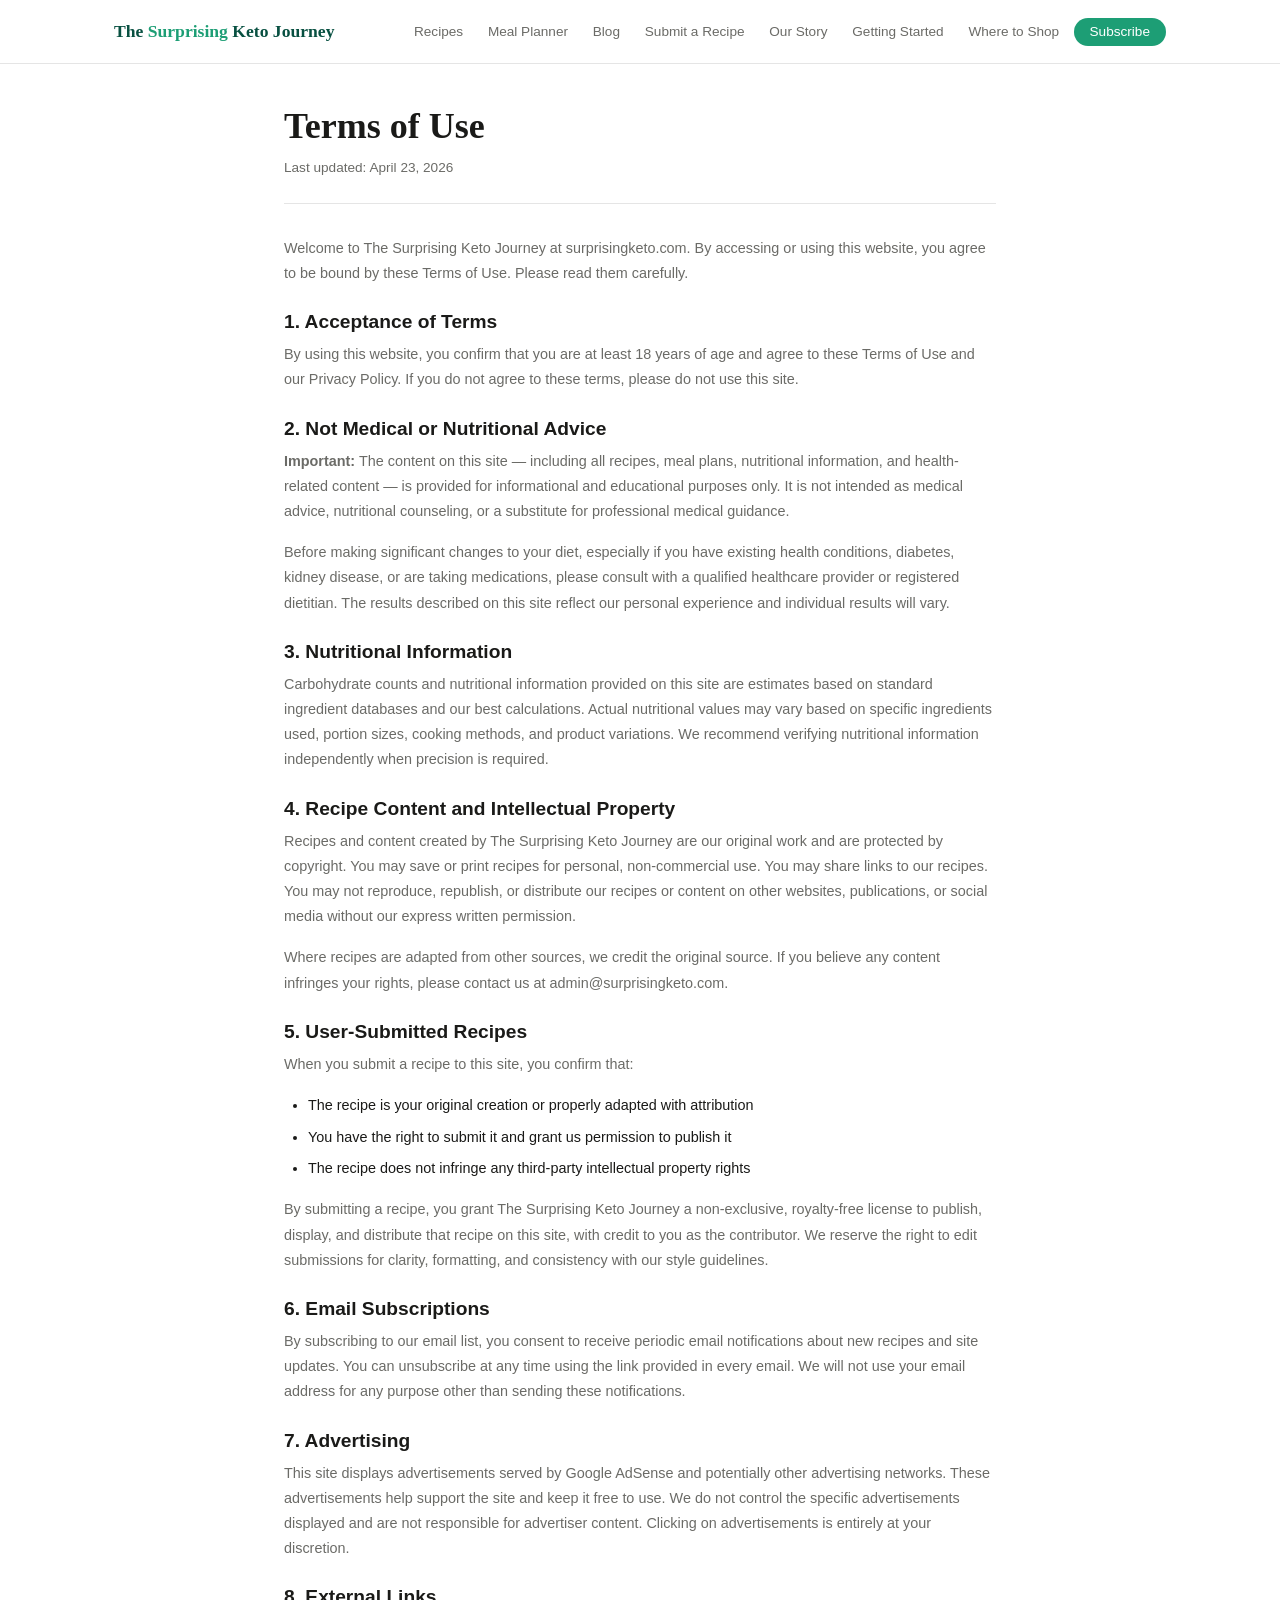
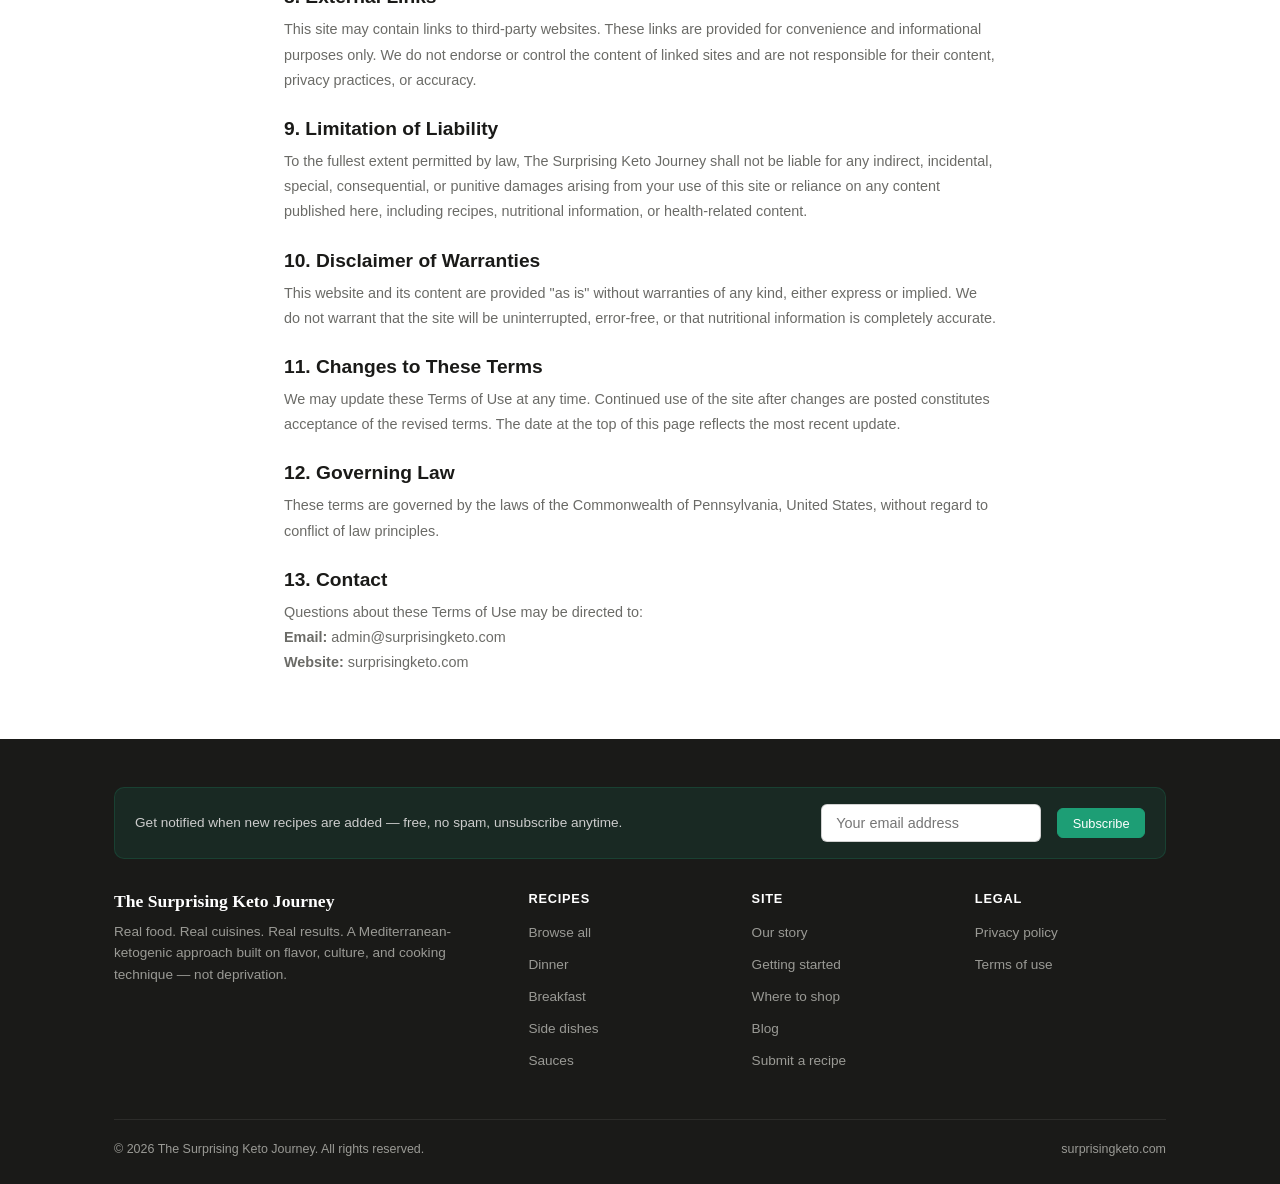
<file: terms/index.html>
<!DOCTYPE html>
<html lang="en">
<head>
  <meta charset="UTF-8">
  <meta name="viewport" content="width=device-width, initial-scale=1.0">
  <title>Terms of Use — The Surprising Keto Journey</title>
  <meta name="description" content="Terms of use for surprisingketo.com">
  <link rel="stylesheet" href="/css/style.css">
</head>
<body>

<nav id="site-nav"></nav>

<div class="container" style="max-width:760px;">

  <div class="page-header">
    <h1>Terms of Use</h1>
    <p style="font-size:0.85rem;color:var(--text-muted);">Last updated: April 23, 2026</p>
  </div>

  <div style="font-size:0.9rem;line-height:1.75;color:var(--text);">

    <p>Welcome to The Surprising Keto Journey at surprisingketo.com. By accessing or using this website, you agree to be bound by these Terms of Use. Please read them carefully.</p>

    <h3 style="margin:1.5rem 0 0.5rem;">1. Acceptance of Terms</h3>

    <p>By using this website, you confirm that you are at least 18 years of age and agree to these Terms of Use and our Privacy Policy. If you do not agree to these terms, please do not use this site.</p>

    <h3 style="margin:1.5rem 0 0.5rem;">2. Not Medical or Nutritional Advice</h3>

    <p><strong>Important:</strong> The content on this site — including all recipes, meal plans, nutritional information, and health-related content — is provided for informational and educational purposes only. It is not intended as medical advice, nutritional counseling, or a substitute for professional medical guidance.</p>

    <p>Before making significant changes to your diet, especially if you have existing health conditions, diabetes, kidney disease, or are taking medications, please consult with a qualified healthcare provider or registered dietitian. The results described on this site reflect our personal experience and individual results will vary.</p>

    <h3 style="margin:1.5rem 0 0.5rem;">3. Nutritional Information</h3>

    <p>Carbohydrate counts and nutritional information provided on this site are estimates based on standard ingredient databases and our best calculations. Actual nutritional values may vary based on specific ingredients used, portion sizes, cooking methods, and product variations. We recommend verifying nutritional information independently when precision is required.</p>

    <h3 style="margin:1.5rem 0 0.5rem;">4. Recipe Content and Intellectual Property</h3>

    <p>Recipes and content created by The Surprising Keto Journey are our original work and are protected by copyright. You may save or print recipes for personal, non-commercial use. You may share links to our recipes. You may not reproduce, republish, or distribute our recipes or content on other websites, publications, or social media without our express written permission.</p>

    <p>Where recipes are adapted from other sources, we credit the original source. If you believe any content infringes your rights, please contact us at admin@surprisingketo.com.</p>

    <h3 style="margin:1.5rem 0 0.5rem;">5. User-Submitted Recipes</h3>

    <p>When you submit a recipe to this site, you confirm that:</p>
    <ul style="padding-left:1.5rem;margin-bottom:1rem;">
      <li style="margin-bottom:0.4rem;">The recipe is your original creation or properly adapted with attribution</li>
      <li style="margin-bottom:0.4rem;">You have the right to submit it and grant us permission to publish it</li>
      <li style="margin-bottom:0.4rem;">The recipe does not infringe any third-party intellectual property rights</li>
    </ul>

    <p>By submitting a recipe, you grant The Surprising Keto Journey a non-exclusive, royalty-free license to publish, display, and distribute that recipe on this site, with credit to you as the contributor. We reserve the right to edit submissions for clarity, formatting, and consistency with our style guidelines.</p>

    <h3 style="margin:1.5rem 0 0.5rem;">6. Email Subscriptions</h3>

    <p>By subscribing to our email list, you consent to receive periodic email notifications about new recipes and site updates. You can unsubscribe at any time using the link provided in every email. We will not use your email address for any purpose other than sending these notifications.</p>

    <h3 style="margin:1.5rem 0 0.5rem;">7. Advertising</h3>

    <p>This site displays advertisements served by Google AdSense and potentially other advertising networks. These advertisements help support the site and keep it free to use. We do not control the specific advertisements displayed and are not responsible for advertiser content. Clicking on advertisements is entirely at your discretion.</p>

    <h3 style="margin:1.5rem 0 0.5rem;">8. External Links</h3>

    <p>This site may contain links to third-party websites. These links are provided for convenience and informational purposes only. We do not endorse or control the content of linked sites and are not responsible for their content, privacy practices, or accuracy.</p>

    <h3 style="margin:1.5rem 0 0.5rem;">9. Limitation of Liability</h3>

    <p>To the fullest extent permitted by law, The Surprising Keto Journey shall not be liable for any indirect, incidental, special, consequential, or punitive damages arising from your use of this site or reliance on any content published here, including recipes, nutritional information, or health-related content.</p>

    <h3 style="margin:1.5rem 0 0.5rem;">10. Disclaimer of Warranties</h3>

    <p>This website and its content are provided "as is" without warranties of any kind, either express or implied. We do not warrant that the site will be uninterrupted, error-free, or that nutritional information is completely accurate.</p>

    <h3 style="margin:1.5rem 0 0.5rem;">11. Changes to These Terms</h3>

    <p>We may update these Terms of Use at any time. Continued use of the site after changes are posted constitutes acceptance of the revised terms. The date at the top of this page reflects the most recent update.</p>

    <h3 style="margin:1.5rem 0 0.5rem;">12. Governing Law</h3>

    <p>These terms are governed by the laws of the Commonwealth of Pennsylvania, United States, without regard to conflict of law principles.</p>

    <h3 style="margin:1.5rem 0 0.5rem;">13. Contact</h3>

    <p>Questions about these Terms of Use may be directed to:<br>
    <strong>Email:</strong> admin@surprisingketo.com<br>
    <strong>Website:</strong> surprisingketo.com</p>

  </div>

</div>

<footer id="site-footer"></footer>

<script src="/js/app.js"></script>
<script>
  renderNav('');
  renderFooter();
</script>
</body>
</html>
</file>
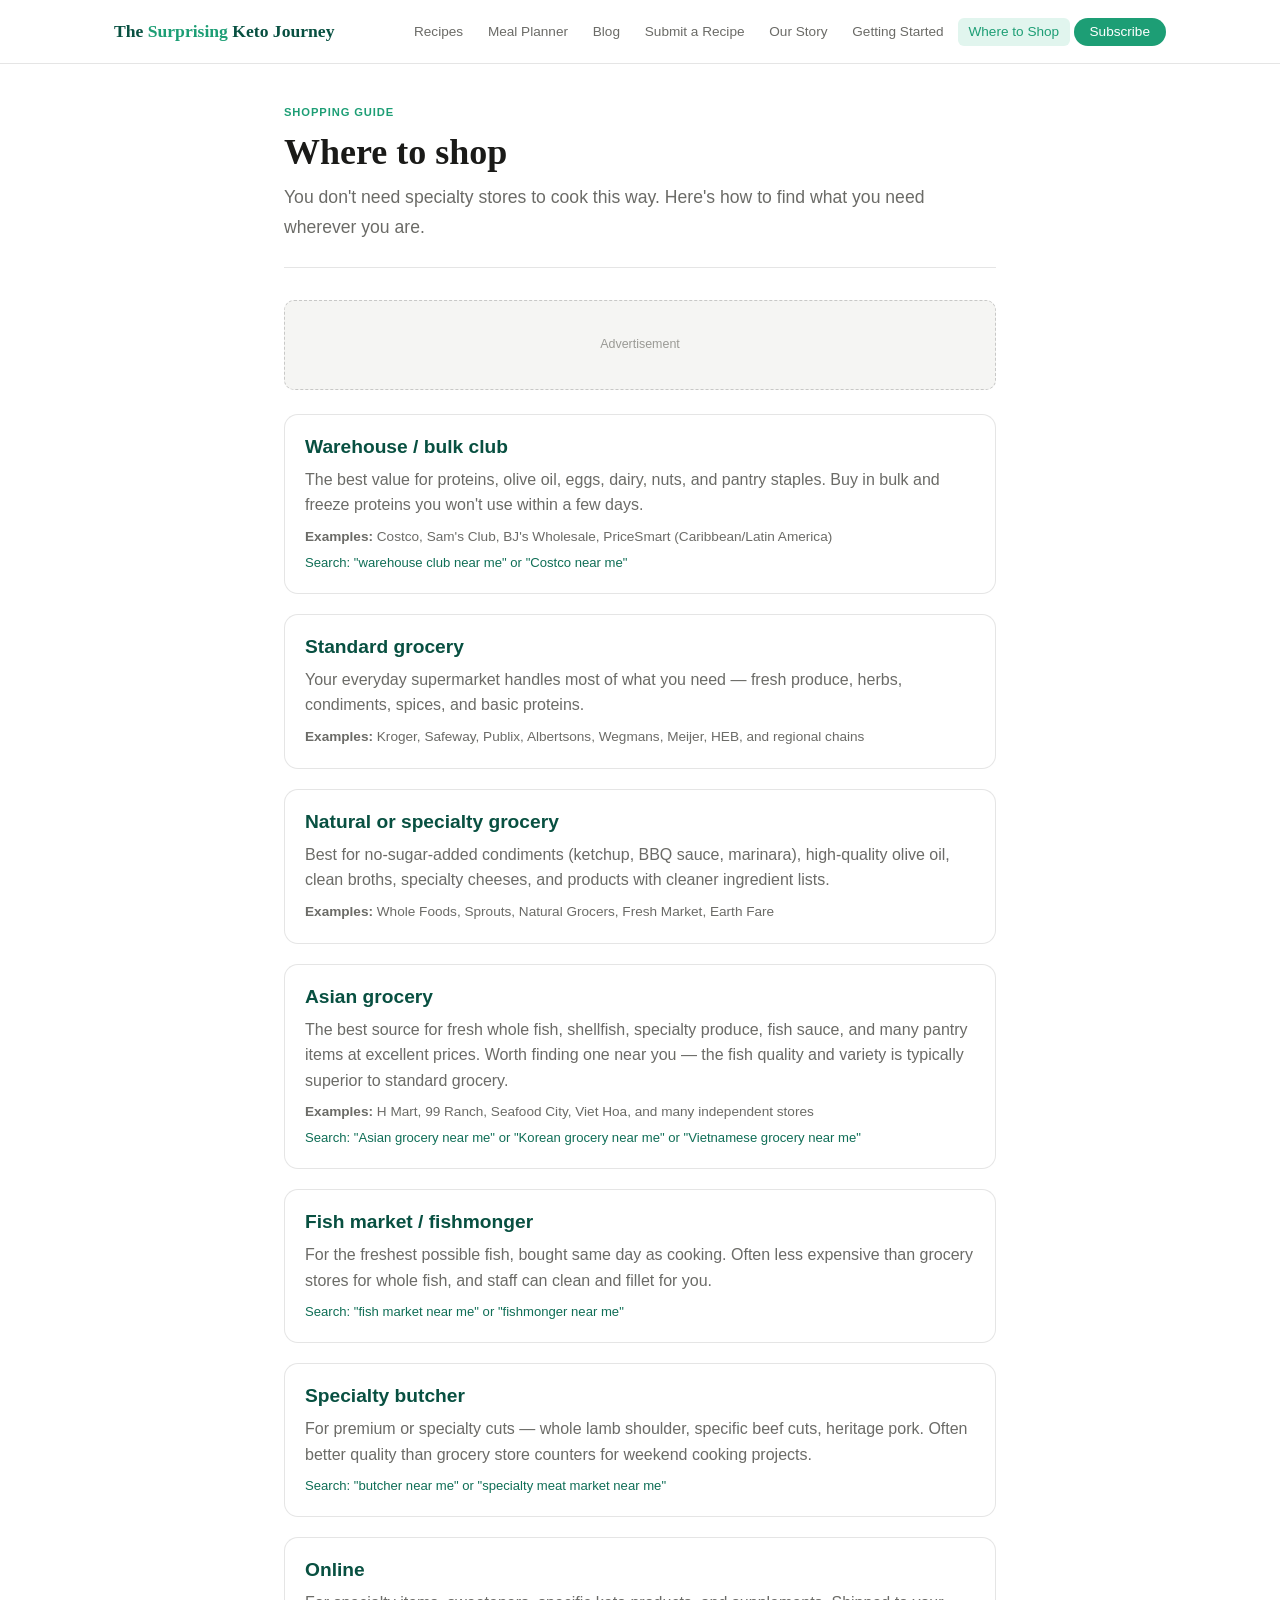
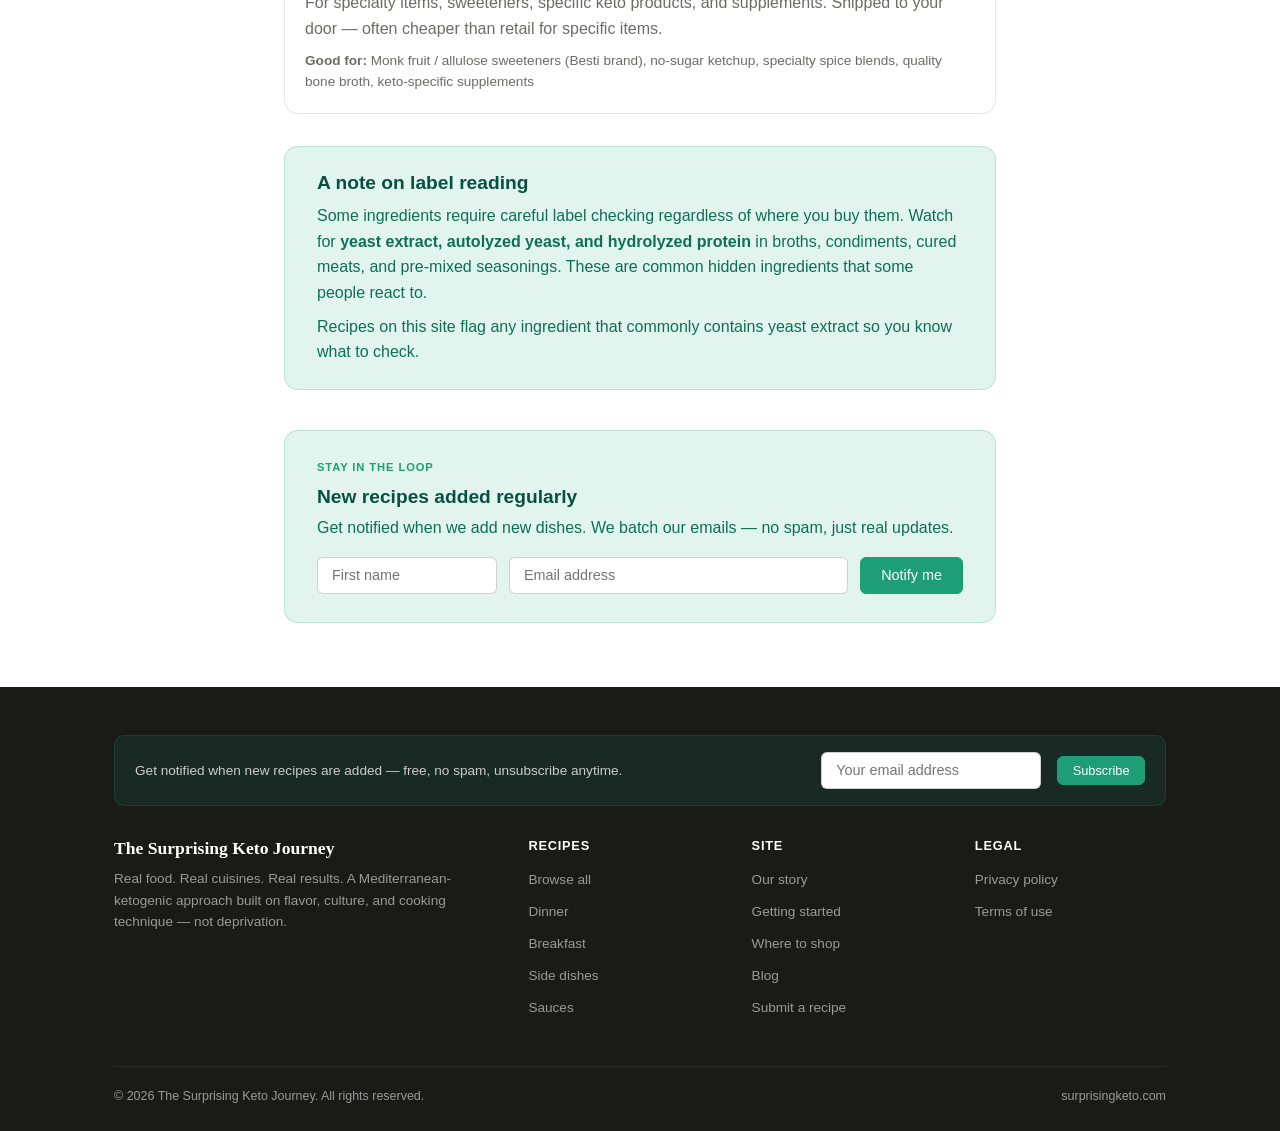
<file: where-to-shop/index.html>
<!DOCTYPE html>
<html lang="en">
<head>
  <meta charset="UTF-8"><meta name="viewport" content="width=device-width, initial-scale=1.0">
  <title>Where to Shop — The Surprising Keto Journey</title>
  <link rel="stylesheet" href="/css/style.css">
</head>
<body>
<nav id="site-nav"></nav>
<div class="container" style="max-width:760px;">
  <div class="page-header">
    <div class="section-label">Shopping guide</div>
    <h1>Where to shop</h1>
    <p class="lead">You don't need specialty stores to cook this way. Here's how to find what you need wherever you are.</p>
  </div>

  <div class="ad-slot"><!-- AdSense leaderboard after approval -->Advertisement</div>

  <div style="display:flex;flex-direction:column;gap:1.25rem;">

    <div class="card">
      <h3 style="color:var(--green-dark);margin-bottom:0.5rem;">Warehouse / bulk club</h3>
      <p style="margin-bottom:0.5rem;">The best value for proteins, olive oil, eggs, dairy, nuts, and pantry staples. Buy in bulk and freeze proteins you won't use within a few days.</p>
      <p style="font-size:0.85rem;margin-bottom:0;"><strong>Examples:</strong> Costco, Sam's Club, BJ's Wholesale, PriceSmart (Caribbean/Latin America)</p>
      <p style="font-size:0.82rem;color:var(--green-mid);margin-top:4px;">Search: "warehouse club near me" or "Costco near me"</p>
    </div>

    <div class="card">
      <h3 style="color:var(--green-dark);margin-bottom:0.5rem;">Standard grocery</h3>
      <p style="margin-bottom:0.5rem;">Your everyday supermarket handles most of what you need — fresh produce, herbs, condiments, spices, and basic proteins.</p>
      <p style="font-size:0.85rem;margin-bottom:0;"><strong>Examples:</strong> Kroger, Safeway, Publix, Albertsons, Wegmans, Meijer, HEB, and regional chains</p>
    </div>

    <div class="card">
      <h3 style="color:var(--green-dark);margin-bottom:0.5rem;">Natural or specialty grocery</h3>
      <p style="margin-bottom:0.5rem;">Best for no-sugar-added condiments (ketchup, BBQ sauce, marinara), high-quality olive oil, clean broths, specialty cheeses, and products with cleaner ingredient lists.</p>
      <p style="font-size:0.85rem;margin-bottom:0;"><strong>Examples:</strong> Whole Foods, Sprouts, Natural Grocers, Fresh Market, Earth Fare</p>
    </div>

    <div class="card">
      <h3 style="color:var(--green-dark);margin-bottom:0.5rem;">Asian grocery</h3>
      <p style="margin-bottom:0.5rem;">The best source for fresh whole fish, shellfish, specialty produce, fish sauce, and many pantry items at excellent prices. Worth finding one near you — the fish quality and variety is typically superior to standard grocery.</p>
      <p style="font-size:0.85rem;margin-bottom:0;"><strong>Examples:</strong> H Mart, 99 Ranch, Seafood City, Viet Hoa, and many independent stores</p>
      <p style="font-size:0.82rem;color:var(--green-mid);margin-top:4px;">Search: "Asian grocery near me" or "Korean grocery near me" or "Vietnamese grocery near me"</p>
    </div>

    <div class="card">
      <h3 style="color:var(--green-dark);margin-bottom:0.5rem;">Fish market / fishmonger</h3>
      <p style="margin-bottom:0.5rem;">For the freshest possible fish, bought same day as cooking. Often less expensive than grocery stores for whole fish, and staff can clean and fillet for you.</p>
      <p style="font-size:0.82rem;color:var(--green-mid);margin-top:4px;">Search: "fish market near me" or "fishmonger near me"</p>
    </div>

    <div class="card">
      <h3 style="color:var(--green-dark);margin-bottom:0.5rem;">Specialty butcher</h3>
      <p style="margin-bottom:0.5rem;">For premium or specialty cuts — whole lamb shoulder, specific beef cuts, heritage pork. Often better quality than grocery store counters for weekend cooking projects.</p>
      <p style="font-size:0.82rem;color:var(--green-mid);margin-top:4px;">Search: "butcher near me" or "specialty meat market near me"</p>
    </div>

    <div class="card">
      <h3 style="color:var(--green-dark);margin-bottom:0.5rem;">Online</h3>
      <p style="margin-bottom:0.5rem;">For specialty items, sweeteners, specific keto products, and supplements. Shipped to your door — often cheaper than retail for specific items.</p>
      <p style="font-size:0.85rem;"><strong>Good for:</strong> Monk fruit / allulose sweeteners (Besti brand), no-sugar ketchup, specialty spice blends, quality bone broth, keto-specific supplements</p>
    </div>

  </div>

  <div style="background:var(--green-light);border-radius:var(--radius-lg);padding:1.5rem 2rem;margin:2rem 0;border:1px solid rgba(29,158,117,0.2);">
    <h3 style="color:var(--green-dark);margin-bottom:0.5rem;">A note on label reading</h3>
    <p style="color:var(--green-mid);margin-bottom:0.5rem;">Some ingredients require careful label checking regardless of where you buy them. Watch for <strong>yeast extract, autolyzed yeast, and hydrolyzed protein</strong> in broths, condiments, cured meats, and pre-mixed seasonings. These are common hidden ingredients that some people react to.</p>
    <p style="color:var(--green-mid);margin:0;">Recipes on this site flag any ingredient that commonly contains yeast extract so you know what to check.</p>
  </div>

  <div id="shopSubscribe"></div>
</div>
<footer id="site-footer"></footer>
<script src="/js/app.js"></script>
<script>renderNav('Where to Shop');renderFooter();renderSubscribeInline('shopSubscribe','shop');</script>
</body>
</html>
</file>
<file: css/style.css>
/* ============================================================
   The Surprising Keto Journey — Global Stylesheet
   Brand color: #1D9E75 (primary green)
   ============================================================ */

/* ---------- Reset & Base ---------- */
*, *::before, *::after { box-sizing: border-box; margin: 0; padding: 0; }

:root {
  --green:        #1D9E75;
  --green-light:  #E1F5EE;
  --green-mid:    #0F6E56;
  --green-dark:   #085041;
  --amber:        #FAEEDA;
  --amber-mid:    #854F0B;
  --red-light:    #FCEBEB;
  --red-mid:      #A32D2D;
  --blue-light:   #E6F1FB;
  --blue-mid:     #185FA5;
  --gray-100:     #F5F5F3;
  --gray-200:     #E8E8E5;
  --gray-400:     #9A9A95;
  --gray-700:     #444441;
  --gray-900:     #1A1A18;
  --text:         #1A1A18;
  --text-muted:   #6B6B67;
  --border:       rgba(0,0,0,0.1);
  --border-mid:   rgba(0,0,0,0.18);
  --radius-sm:    6px;
  --radius-md:    10px;
  --radius-lg:    14px;
  --shadow-sm:    0 1px 3px rgba(0,0,0,0.08);
  --shadow-md:    0 4px 16px rgba(0,0,0,0.1);
  --font:         'Georgia', 'Times New Roman', serif;
  --font-sans:    -apple-system, BlinkMacSystemFont, 'Segoe UI', sans-serif;
  --max-width:    1100px;
  --nav-height:   64px;
}

html { font-size: 16px; scroll-behavior: smooth; }

body {
  font-family: var(--font-sans);
  color: var(--text);
  background: #fff;
  line-height: 1.6;
  -webkit-font-smoothing: antialiased;
}

img { max-width: 100%; display: block; }
a { color: var(--green); text-decoration: none; }
a:hover { text-decoration: underline; }

/* ---------- Navigation ---------- */
#site-nav {
  position: sticky;
  top: 0;
  z-index: 100;
  background: #fff;
  border-bottom: 1px solid var(--border);
  height: var(--nav-height);
}

.nav-inner {
  max-width: var(--max-width);
  margin: 0 auto;
  padding: 0 1.5rem;
  height: 100%;
  display: flex;
  align-items: center;
  justify-content: space-between;
  gap: 1rem;
}

.nav-brand {
  font-family: var(--font);
  font-size: 1.1rem;
  font-weight: bold;
  color: var(--green-dark);
  white-space: nowrap;
  text-decoration: none;
}

.nav-brand span { color: var(--green); }

.nav-links {
  display: flex;
  align-items: center;
  gap: 0.25rem;
  list-style: none;
  flex-wrap: nowrap;
}

.nav-links a {
  font-size: 0.85rem;
  color: var(--text-muted);
  padding: 0.4rem 0.65rem;
  border-radius: var(--radius-sm);
  white-space: nowrap;
  text-decoration: none;
  transition: color 0.15s, background 0.15s;
}

.nav-links a:hover,
.nav-links a.active { color: var(--green); background: var(--green-light); }

.nav-subscribe {
  font-size: 0.8rem;
  background: var(--green);
  color: #fff !important;
  padding: 0.4rem 1rem !important;
  border-radius: 20px !important;
}

.nav-subscribe:hover { background: var(--green-mid) !important; color: #fff !important; }

.nav-hamburger {
  display: none;
  background: none;
  border: none;
  cursor: pointer;
  padding: 0.5rem;
  color: var(--text);
  font-size: 1.25rem;
}

/* ---------- Layout ---------- */
.container { max-width: var(--max-width); margin: 0 auto; padding: 0 1.5rem; }
.section { padding: 3rem 0; }
.section-sm { padding: 1.5rem 0; }

/* ---------- Typography ---------- */
h1, h2, h3, h4 { line-height: 1.25; color: var(--gray-900); }
h1 { font-size: 2.25rem; font-family: var(--font); font-weight: bold; }
h2 { font-size: 1.6rem; font-family: var(--font); }
h3 { font-size: 1.2rem; }
h4 { font-size: 1rem; }
p { margin-bottom: 1rem; color: var(--text-muted); }
p:last-child { margin-bottom: 0; }

.lead { font-size: 1.1rem; color: var(--text-muted); line-height: 1.7; }
.section-label {
  font-size: 0.7rem;
  font-weight: 600;
  letter-spacing: 0.08em;
  text-transform: uppercase;
  color: var(--green);
  margin-bottom: 0.5rem;
}

/* ---------- Buttons ---------- */
.btn {
  display: inline-flex;
  align-items: center;
  gap: 0.4rem;
  padding: 0.6rem 1.25rem;
  border-radius: var(--radius-sm);
  font-size: 0.9rem;
  font-weight: 500;
  cursor: pointer;
  transition: all 0.15s;
  border: 1.5px solid transparent;
  text-decoration: none;
}

.btn-primary { background: var(--green); color: #fff; border-color: var(--green); }
.btn-primary:hover { background: var(--green-mid); border-color: var(--green-mid); text-decoration: none; color: #fff; }

.btn-outline { background: transparent; color: var(--green); border-color: var(--green); }
.btn-outline:hover { background: var(--green-light); text-decoration: none; }

.btn-ghost { background: transparent; color: var(--text-muted); border-color: var(--border-mid); }
.btn-ghost:hover { background: var(--gray-100); color: var(--text); text-decoration: none; }

.btn-sm { padding: 0.4rem 0.9rem; font-size: 0.8rem; }
.btn-lg { padding: 0.85rem 1.75rem; font-size: 1rem; }

/* ---------- Cards ---------- */
.card {
  background: #fff;
  border: 1px solid var(--border);
  border-radius: var(--radius-lg);
  padding: 1.25rem;
  transition: box-shadow 0.15s, border-color 0.15s;
}

.card:hover { box-shadow: var(--shadow-md); border-color: var(--border-mid); }

/* ---------- Badges & Tags ---------- */
.badge {
  display: inline-flex;
  align-items: center;
  font-size: 0.7rem;
  font-weight: 500;
  padding: 2px 9px;
  border-radius: 20px;
}

.badge-cuisine  { background: var(--green-light);  color: var(--green-mid); }
.badge-method   { background: var(--amber);         color: var(--amber-mid); }
.badge-yeast    { background: var(--red-light);     color: var(--red-mid); }
.badge-blue     { background: var(--blue-light);    color: var(--blue-mid); }
.badge-gray     { background: var(--gray-100);      color: var(--gray-700); border: 1px solid var(--border); }

/* ---------- Forms ---------- */
.form-group { margin-bottom: 1.25rem; }

label {
  display: block;
  font-size: 0.85rem;
  font-weight: 500;
  color: var(--text);
  margin-bottom: 0.4rem;
}

input[type="text"],
input[type="email"],
input[type="password"],
select,
textarea {
  width: 100%;
  padding: 0.6rem 0.875rem;
  border: 1px solid var(--border-mid);
  border-radius: var(--radius-sm);
  font-size: 0.9rem;
  font-family: var(--font-sans);
  color: var(--text);
  background: #fff;
  transition: border-color 0.15s, box-shadow 0.15s;
  appearance: none;
}

input:focus, select:focus, textarea:focus {
  outline: none;
  border-color: var(--green);
  box-shadow: 0 0 0 3px rgba(29,158,117,0.12);
}

textarea { min-height: 120px; resize: vertical; line-height: 1.5; }

.form-hint { font-size: 0.78rem; color: var(--text-muted); margin-top: 0.3rem; }
.form-error { font-size: 0.78rem; color: var(--red-mid); margin-top: 0.3rem; display: none; }
.form-error.visible { display: block; }

/* ---------- Divider ---------- */
.divider { border: none; border-top: 1px solid var(--border); margin: 1.5rem 0; }

/* ---------- Subscribe Banner ---------- */
.subscribe-inline {
  background: var(--green-light);
  border: 1px solid rgba(29,158,117,0.2);
  border-radius: var(--radius-lg);
  padding: 1.75rem 2rem;
  margin: 2.5rem 0;
}

.subscribe-inline h3 { color: var(--green-dark); margin-bottom: 0.4rem; }
.subscribe-inline p { color: var(--green-mid); margin-bottom: 1rem; }

.subscribe-form-row {
  display: flex;
  gap: 0.75rem;
  flex-wrap: wrap;
}

.subscribe-form-row input { flex: 1; min-width: 180px; }
.subscribe-form-row .btn { white-space: nowrap; }

/* ---------- Footer ---------- */
#site-footer {
  background: var(--gray-900);
  color: var(--gray-400);
  padding: 3rem 0 1.5rem;
  margin-top: 4rem;
}

.footer-inner {
  max-width: var(--max-width);
  margin: 0 auto;
  padding: 0 1.5rem;
}

.footer-grid {
  display: grid;
  grid-template-columns: 2fr 1fr 1fr 1fr;
  gap: 2rem;
  margin-bottom: 2.5rem;
}

.footer-brand h3 {
  font-family: var(--font);
  color: #fff;
  font-size: 1.1rem;
  margin-bottom: 0.5rem;
}

.footer-brand p { font-size: 0.85rem; line-height: 1.6; color: var(--gray-400); }

.footer-col h4 { color: #fff; font-size: 0.8rem; text-transform: uppercase; letter-spacing: 0.06em; margin-bottom: 0.75rem; }

.footer-col ul { list-style: none; }
.footer-col ul li { margin-bottom: 0.4rem; }
.footer-col ul a { font-size: 0.85rem; color: var(--gray-400); text-decoration: none; }
.footer-col ul a:hover { color: var(--green); }

.footer-bottom {
  border-top: 1px solid rgba(255,255,255,0.08);
  padding-top: 1.25rem;
  display: flex;
  justify-content: space-between;
  align-items: center;
  flex-wrap: wrap;
  gap: 0.5rem;
  font-size: 0.78rem;
  color: var(--gray-400);
}

.footer-subscribe-bar {
  background: rgba(29,158,117,0.12);
  border: 1px solid rgba(29,158,117,0.2);
  border-radius: var(--radius-md);
  padding: 1rem 1.25rem;
  margin-bottom: 2rem;
  display: flex;
  align-items: center;
  gap: 1rem;
  flex-wrap: wrap;
}

.footer-subscribe-bar p { margin: 0; font-size: 0.85rem; color: #ccc; flex: 1; min-width: 200px; }
.footer-subscribe-bar input { flex: 1; min-width: 180px; max-width: 260px; }

/* ---------- Hero ---------- */
.hero {
  background: linear-gradient(135deg, var(--green-dark) 0%, var(--green) 100%);
  color: #fff;
  padding: 4rem 0;
  text-align: center;
}

.hero h1 { color: #fff; font-size: 2.75rem; margin-bottom: 1rem; }
.hero p { color: rgba(255,255,255,0.85); font-size: 1.15rem; max-width: 600px; margin: 0 auto 1.75rem; }

/* ---------- Recipe Grid ---------- */
.recipe-grid {
  display: grid;
  grid-template-columns: repeat(auto-fill, minmax(280px, 1fr));
  gap: 1rem;
}

.recipe-card {
  display: flex;
  flex-direction: column;
  cursor: pointer;
  text-decoration: none;
}

.recipe-card .card-body { flex: 1; }
.recipe-card .card-meta { display: flex; gap: 5px; flex-wrap: wrap; margin-bottom: 8px; }
.recipe-card .card-title { font-size: 1rem; font-weight: 600; color: var(--text); margin-bottom: 4px; line-height: 1.3; }
.recipe-card .card-sub { font-size: 0.82rem; color: var(--text-muted); margin-bottom: 8px; }
.recipe-card .card-footer { display: flex; justify-content: space-between; align-items: center; padding-top: 10px; border-top: 1px solid var(--border); margin-top: 10px; }
.recipe-card .carb-val { font-size: 0.8rem; font-weight: 600; color: var(--green); }
.recipe-card .method-list { display: flex; gap: 4px; flex-wrap: wrap; }
.method-pill { font-size: 0.68rem; padding: 2px 7px; border-radius: 8px; border: 1px solid var(--border-mid); color: var(--text-muted); }

/* ---------- Filter Bar ---------- */
.filter-bar {
  background: var(--gray-100);
  border: 1px solid var(--border);
  border-radius: var(--radius-lg);
  padding: 1.25rem;
  margin-bottom: 1.5rem;
}

.filter-row { display: flex; gap: 0.75rem; flex-wrap: wrap; align-items: flex-end; }

.filter-group { display: flex; flex-direction: column; flex: 1; min-width: 130px; }
.filter-group label { font-size: 0.72rem; margin-bottom: 0.3rem; text-transform: uppercase; letter-spacing: 0.05em; }
.filter-group select { font-size: 0.85rem; padding: 0.5rem 0.75rem; }

.pill-row { display: flex; gap: 6px; flex-wrap: wrap; margin-bottom: 1rem; }
.pill {
  font-size: 0.8rem;
  padding: 5px 14px;
  border-radius: 20px;
  border: 1.5px solid var(--border-mid);
  color: var(--text-muted);
  cursor: pointer;
  background: #fff;
  transition: all 0.15s;
}
.pill:hover { border-color: var(--green); color: var(--green); }
.pill.active { background: var(--green); border-color: var(--green); color: #fff; }

.ing-chips { display: flex; gap: 5px; flex-wrap: wrap; margin-top: 0.75rem; }
.ing-chip {
  font-size: 0.75rem;
  padding: 3px 10px;
  border-radius: 20px;
  border: 1px solid var(--border-mid);
  color: var(--text-muted);
  background: #fff;
  cursor: pointer;
}
.ing-chip.sel { background: var(--green); border-color: var(--green); color: #fff; }

/* ---------- Recipe Detail ---------- */
.recipe-detail-header { padding: 2rem 0 1rem; }
.back-link { font-size: 0.82rem; color: var(--text-muted); display: inline-flex; align-items: center; gap: 4px; margin-bottom: 1.25rem; text-decoration: none; }
.back-link:hover { color: var(--green); }

.stat-grid { display: grid; grid-template-columns: repeat(4, 1fr); gap: 0.75rem; margin: 1.25rem 0; }
.stat-card { background: var(--gray-100); border-radius: var(--radius-md); padding: 0.875rem 1rem; }
.stat-card .s-label { font-size: 0.7rem; text-transform: uppercase; letter-spacing: 0.05em; color: var(--text-muted); margin-bottom: 4px; }
.stat-card .s-val { font-size: 1.25rem; font-weight: 600; color: var(--text); }
.stat-card .s-val.green { color: var(--green); }

.method-tabs { display: flex; gap: 6px; margin-bottom: 1rem; flex-wrap: wrap; }
.method-tab {
  font-size: 0.82rem;
  padding: 6px 16px;
  border-radius: 20px;
  border: 1.5px solid var(--border-mid);
  color: var(--text-muted);
  cursor: pointer;
  background: #fff;
  transition: all 0.15s;
}
.method-tab.active { background: var(--green); border-color: var(--green); color: #fff; }
.method-content { display: none; }
.method-content.active { display: block; }

.two-col { display: grid; grid-template-columns: 1fr 1fr; gap: 1.5rem; }
.col-head { font-size: 0.72rem; font-weight: 600; text-transform: uppercase; letter-spacing: 0.05em; color: var(--text-muted); margin-bottom: 0.75rem; }

.ing-list { list-style: none; padding: 0; }
.ing-list li { font-size: 0.9rem; padding: 6px 0; border-bottom: 1px solid var(--border); line-height: 1.4; color: var(--text); }
.ing-list li:last-child { border-bottom: none; }
.ing-source { font-size: 0.72rem; color: var(--text-muted); display: block; margin-top: 1px; }

/* Can't find it collapsible */
.cant-find-btn {
  display: flex;
  align-items: center;
  gap: 6px;
  width: 100%;
  margin-top: 0.75rem;
  padding: 8px 12px;
  background: var(--gray-100);
  border: 1px solid var(--border-mid);
  border-radius: var(--radius-md);
  cursor: pointer;
  font-size: 0.82rem;
  color: var(--text-muted);
  transition: all 0.15s;
  text-align: left;
}
.cant-find-btn:hover { border-color: var(--green); color: var(--green); }
.cant-find-btn .cf-arrow { margin-left: auto; transition: transform 0.2s; font-size: 0.7rem; }
.cant-find-btn.open { border-radius: var(--radius-md) var(--radius-md) 0 0; border-bottom-color: transparent; }
.cant-find-btn.open .cf-arrow { transform: rotate(180deg); }

.cant-find-panel {
  display: none;
  border: 1px solid var(--border-mid);
  border-top: none;
  border-radius: 0 0 var(--radius-md) var(--radius-md);
  padding: 1rem;
  background: #fff;
}
.cant-find-panel.open { display: block; }

.sub-item { margin-bottom: 0.875rem; padding-bottom: 0.875rem; border-bottom: 1px solid var(--border); }
.sub-item:last-child { margin-bottom: 0; padding-bottom: 0; border-bottom: none; }
.sub-ing { font-size: 0.85rem; font-weight: 600; color: var(--text); margin-bottom: 3px; }
.sub-alt { font-size: 0.82rem; color: var(--text-muted); line-height: 1.5; }
.sub-store { font-size: 0.75rem; color: var(--green-mid); margin-top: 3px; }
.store-tip {
  font-size: 0.78rem;
  color: var(--green-mid);
  background: var(--green-light);
  border-radius: var(--radius-sm);
  padding: 8px 10px;
  margin-top: 0.75rem;
  line-height: 1.5;
}

.step-list { list-style: none; padding: 0; }
.step-item { display: flex; gap: 10px; padding: 8px 0; border-bottom: 1px solid var(--border); }
.step-item:last-child { border-bottom: none; }
.step-num {
  font-size: 0.72rem;
  font-weight: 600;
  color: var(--green);
  background: var(--green-light);
  border-radius: 50%;
  width: 22px; height: 22px;
  display: flex; align-items: center; justify-content: center;
  flex-shrink: 0;
  margin-top: 2px;
}
.step-text { font-size: 0.88rem; color: var(--text); line-height: 1.55; }

.carb-table { width: 100%; border-collapse: collapse; font-size: 0.85rem; }
.carb-table th { text-align: left; padding: 6px 8px; background: var(--gray-100); color: var(--text-muted); font-size: 0.72rem; text-transform: uppercase; letter-spacing: 0.04em; }
.carb-table td { padding: 6px 8px; border-bottom: 1px solid var(--border); color: var(--text); }
.carb-table tr.total td { font-weight: 600; color: var(--green); background: var(--green-light); border-bottom: none; }

.notes-box { background: var(--gray-100); border-radius: var(--radius-md); padding: 1rem 1.25rem; }
.note-item { display: flex; gap: 8px; margin-bottom: 0.5rem; font-size: 0.85rem; color: var(--text-muted); line-height: 1.5; }
.note-item:last-child { margin-bottom: 0; }
.note-dot { width: 5px; height: 5px; border-radius: 50%; background: var(--green); margin-top: 7px; flex-shrink: 0; }

.sides-row { display: flex; gap: 6px; flex-wrap: wrap; }
.side-chip {
  font-size: 0.78rem;
  padding: 4px 12px;
  border-radius: 20px;
  border: 1px solid var(--border-mid);
  color: var(--text-muted);
  background: #fff;
  cursor: pointer;
  text-decoration: none;
  transition: all 0.15s;
}
.side-chip:hover { border-color: var(--green); color: var(--green); text-decoration: none; }

/* ---------- Ad Slots ---------- */
.ad-slot {
  background: var(--gray-100);
  border: 1px dashed var(--border-mid);
  border-radius: var(--radius-md);
  padding: 1.5rem;
  text-align: center;
  color: var(--gray-400);
  font-size: 0.78rem;
  margin: 1.5rem 0;
  min-height: 90px;
  display: flex;
  align-items: center;
  justify-content: center;
}

/* ---------- Blog ---------- */
.blog-grid { display: grid; grid-template-columns: repeat(auto-fill, minmax(300px, 1fr)); gap: 1.25rem; }
.blog-card { text-decoration: none; color: inherit; }
.blog-card .blog-date { font-size: 0.75rem; color: var(--text-muted); margin-bottom: 0.4rem; }
.blog-card h3 { font-size: 1.05rem; color: var(--text); margin-bottom: 0.4rem; line-height: 1.3; }
.blog-card p { font-size: 0.85rem; }
.blog-card:hover h3 { color: var(--green); }

/* ---------- Page Header ---------- */
.page-header { padding: 2.5rem 0 1.5rem; border-bottom: 1px solid var(--border); margin-bottom: 2rem; }
.page-header h1 { margin-bottom: 0.5rem; }

/* ---------- Alerts ---------- */
.alert { border-radius: var(--radius-md); padding: 0.875rem 1.25rem; font-size: 0.88rem; margin-bottom: 1rem; }
.alert-success { background: var(--green-light); color: var(--green-mid); border: 1px solid rgba(29,158,117,0.2); }
.alert-error { background: var(--red-light); color: var(--red-mid); border: 1px solid rgba(163,45,45,0.2); }
.alert { display: none; }
.alert.visible { display: block; }

/* ---------- Admin ---------- */
.admin-grid { display: grid; grid-template-columns: 220px 1fr; gap: 1.5rem; min-height: 80vh; }
.admin-sidebar { background: var(--gray-100); border-radius: var(--radius-lg); padding: 1rem; }
.admin-nav-item {
  display: block;
  padding: 0.6rem 0.875rem;
  border-radius: var(--radius-sm);
  font-size: 0.88rem;
  color: var(--text-muted);
  text-decoration: none;
  margin-bottom: 2px;
  cursor: pointer;
  border: none;
  background: none;
  width: 100%;
  text-align: left;
  transition: all 0.15s;
}
.admin-nav-item:hover, .admin-nav-item.active { background: var(--green-light); color: var(--green); }
.admin-panel { display: none; }
.admin-panel.active { display: block; }
.admin-table { width: 100%; border-collapse: collapse; font-size: 0.85rem; }
.admin-table th { text-align: left; padding: 8px 12px; background: var(--gray-100); font-size: 0.72rem; text-transform: uppercase; letter-spacing: 0.04em; color: var(--text-muted); }
.admin-table td { padding: 10px 12px; border-bottom: 1px solid var(--border); color: var(--text); vertical-align: top; }
.admin-table tr:hover td { background: var(--gray-100); }

/* ---------- Responsive ---------- */
@media (max-width: 768px) {
  h1 { font-size: 1.75rem; }
  .hero h1 { font-size: 2rem; }
  .nav-links { display: none; flex-direction: column; position: absolute; top: var(--nav-height); left: 0; right: 0; background: #fff; border-bottom: 1px solid var(--border); padding: 1rem; gap: 0.25rem; }
  .nav-links.open { display: flex; }
  .nav-hamburger { display: block; }
  .footer-grid { grid-template-columns: 1fr 1fr; }
  .two-col { grid-template-columns: 1fr; }
  .stat-grid { grid-template-columns: repeat(2, 1fr); }
  .admin-grid { grid-template-columns: 1fr; }
  .filter-row { flex-direction: column; }
}

@media (max-width: 480px) {
  .footer-grid { grid-template-columns: 1fr; }
  .stat-grid { grid-template-columns: repeat(2, 1fr); }
}
</file>
